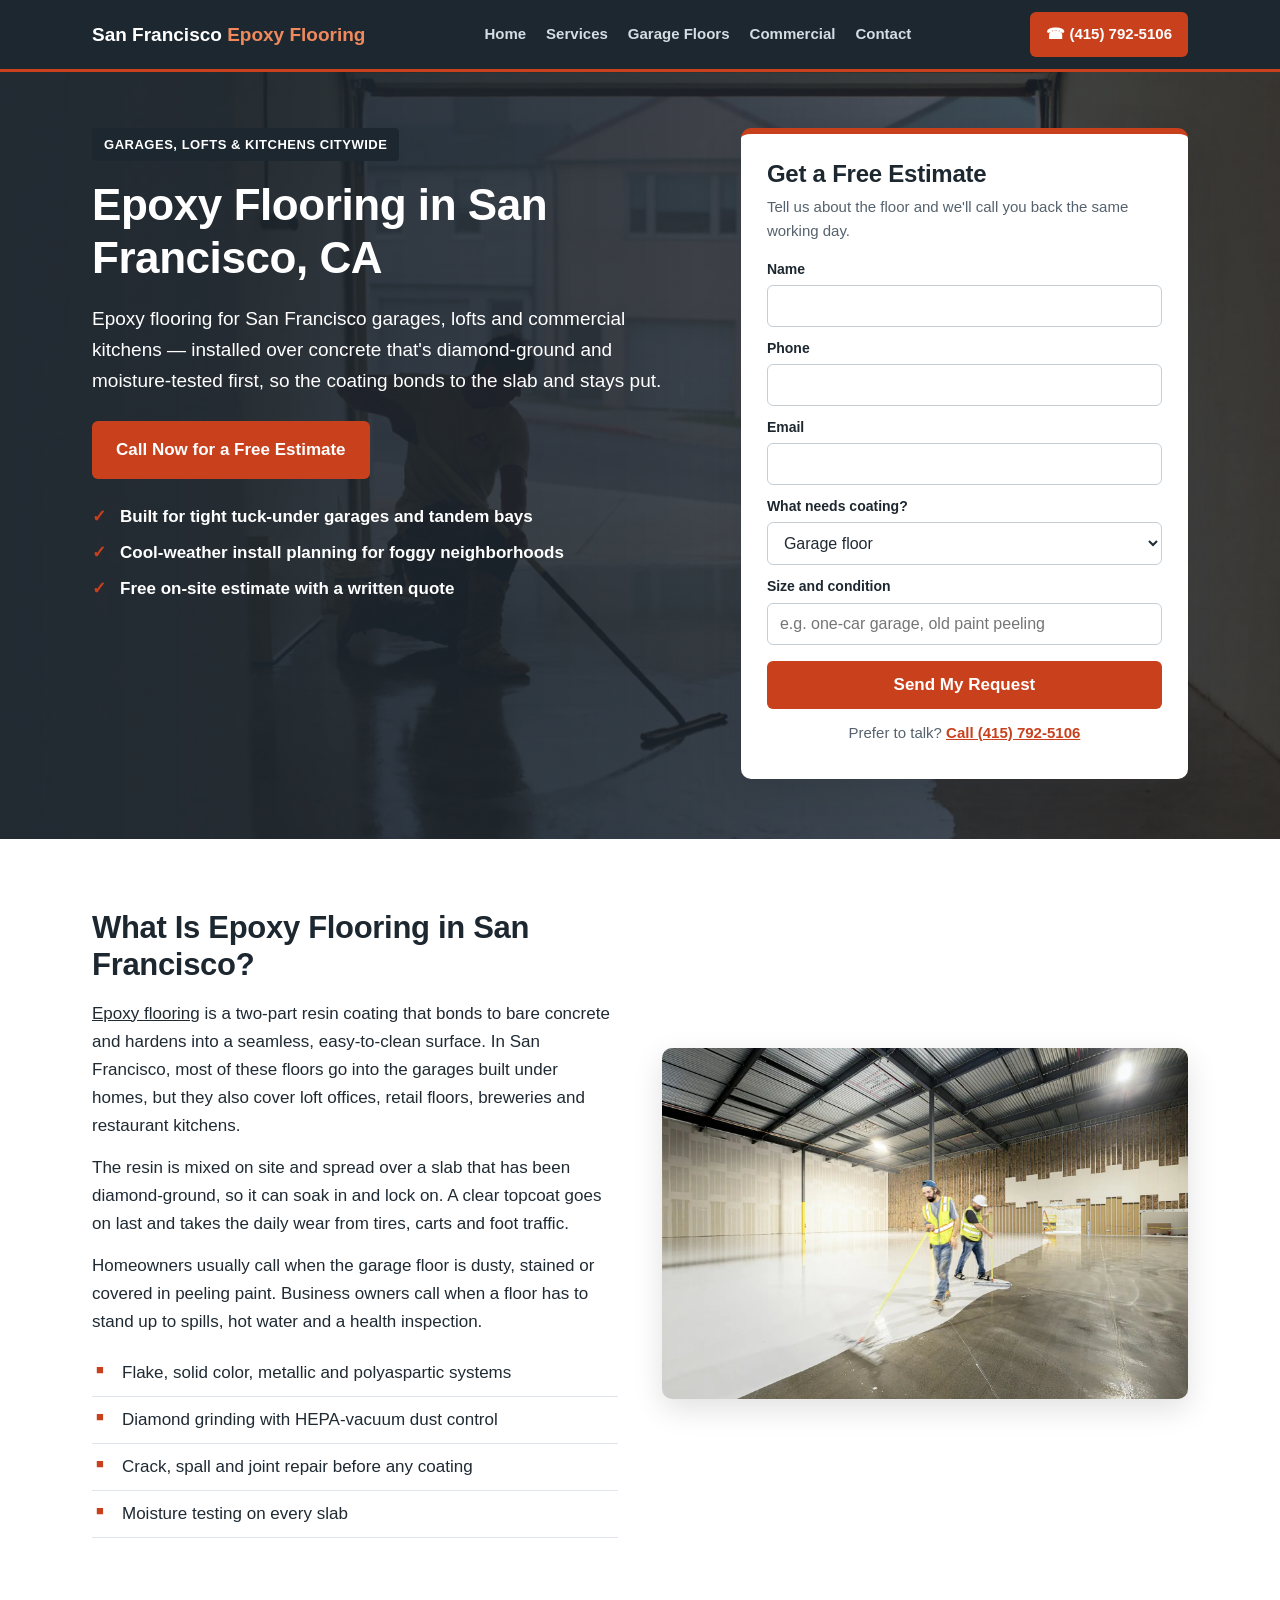
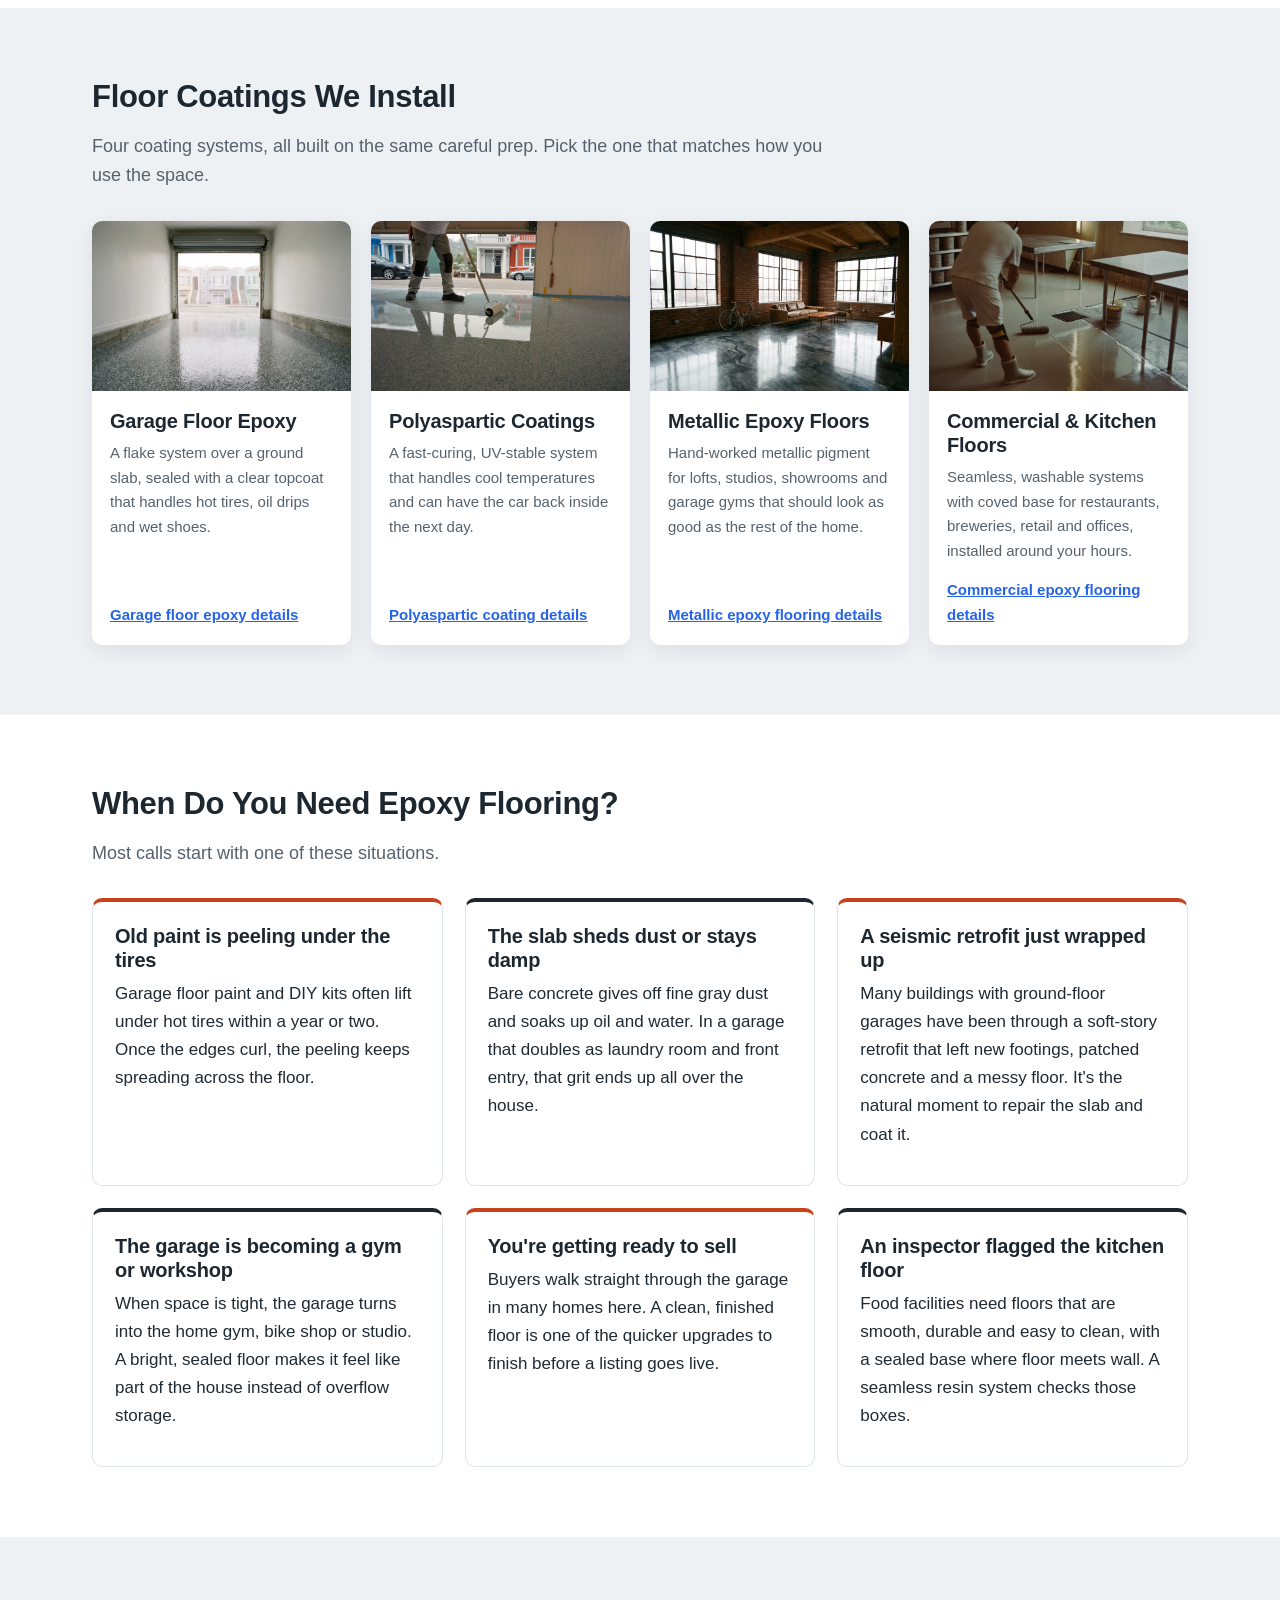
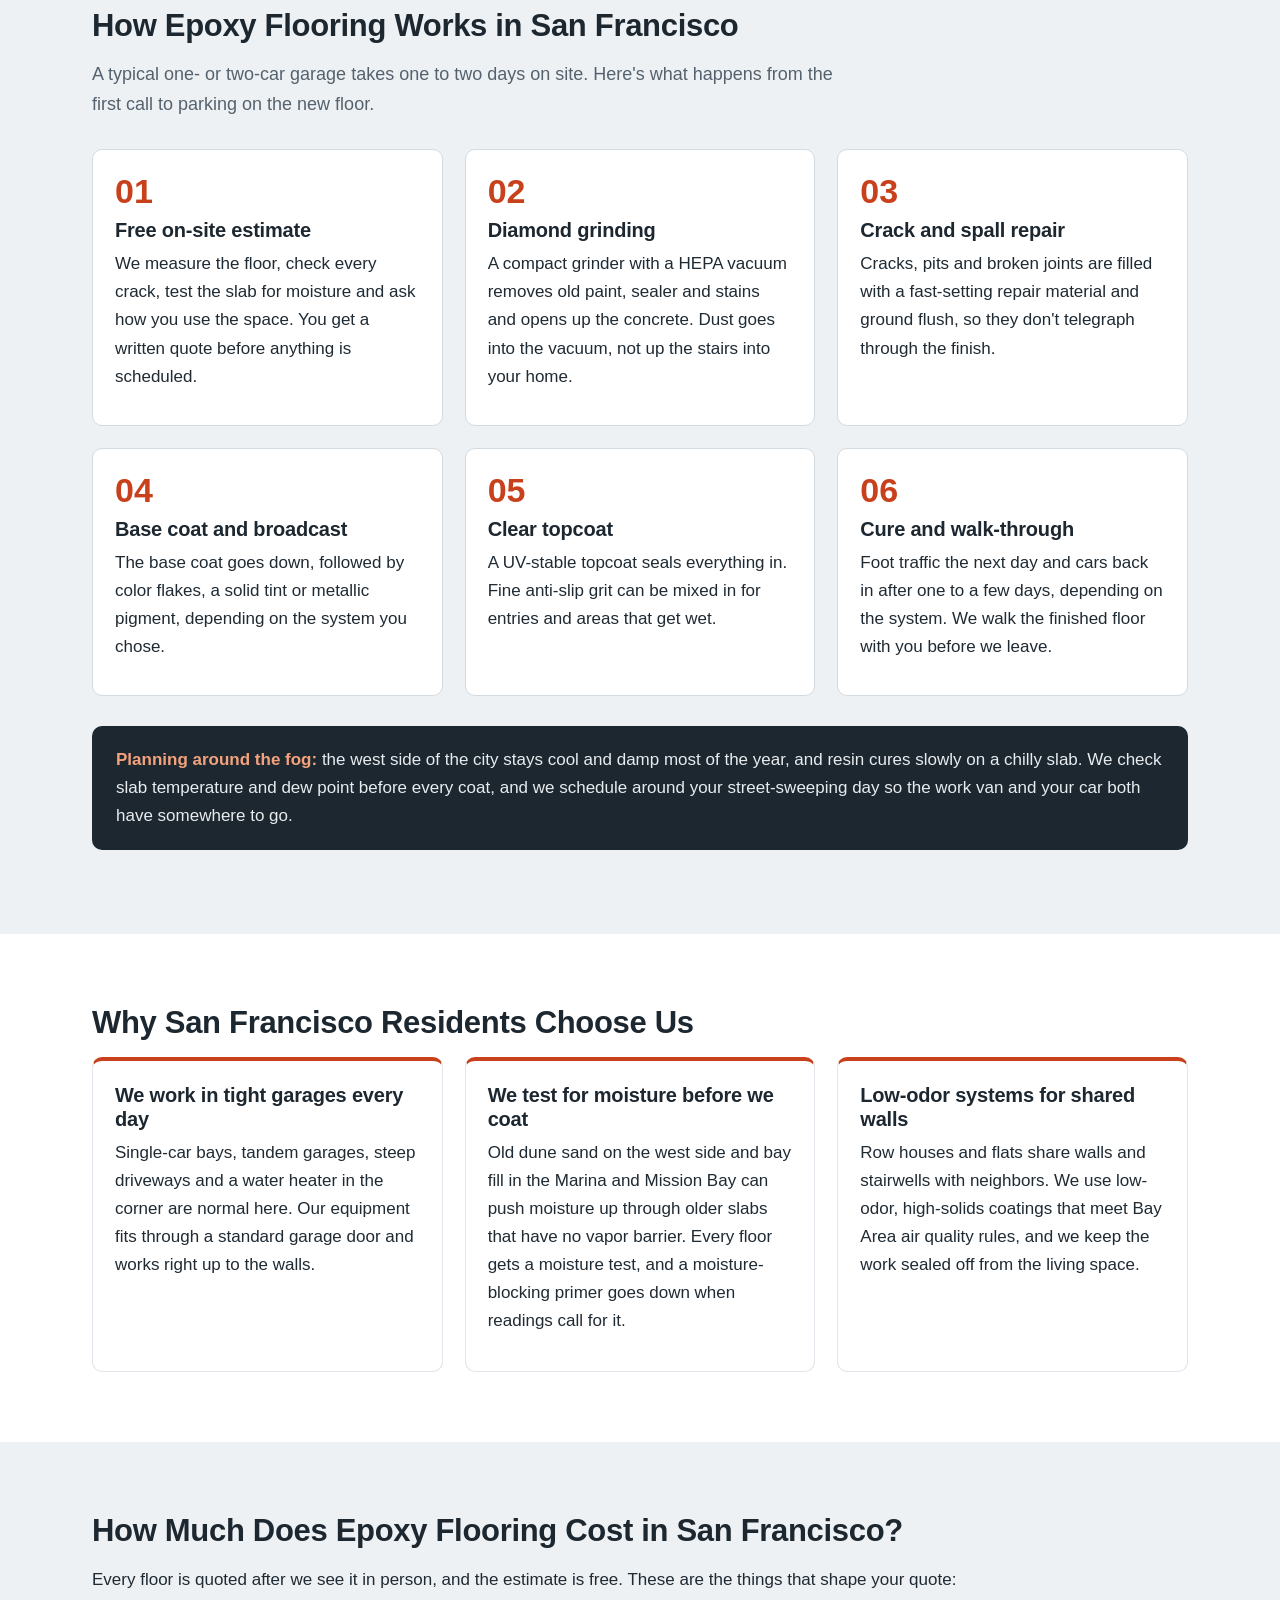
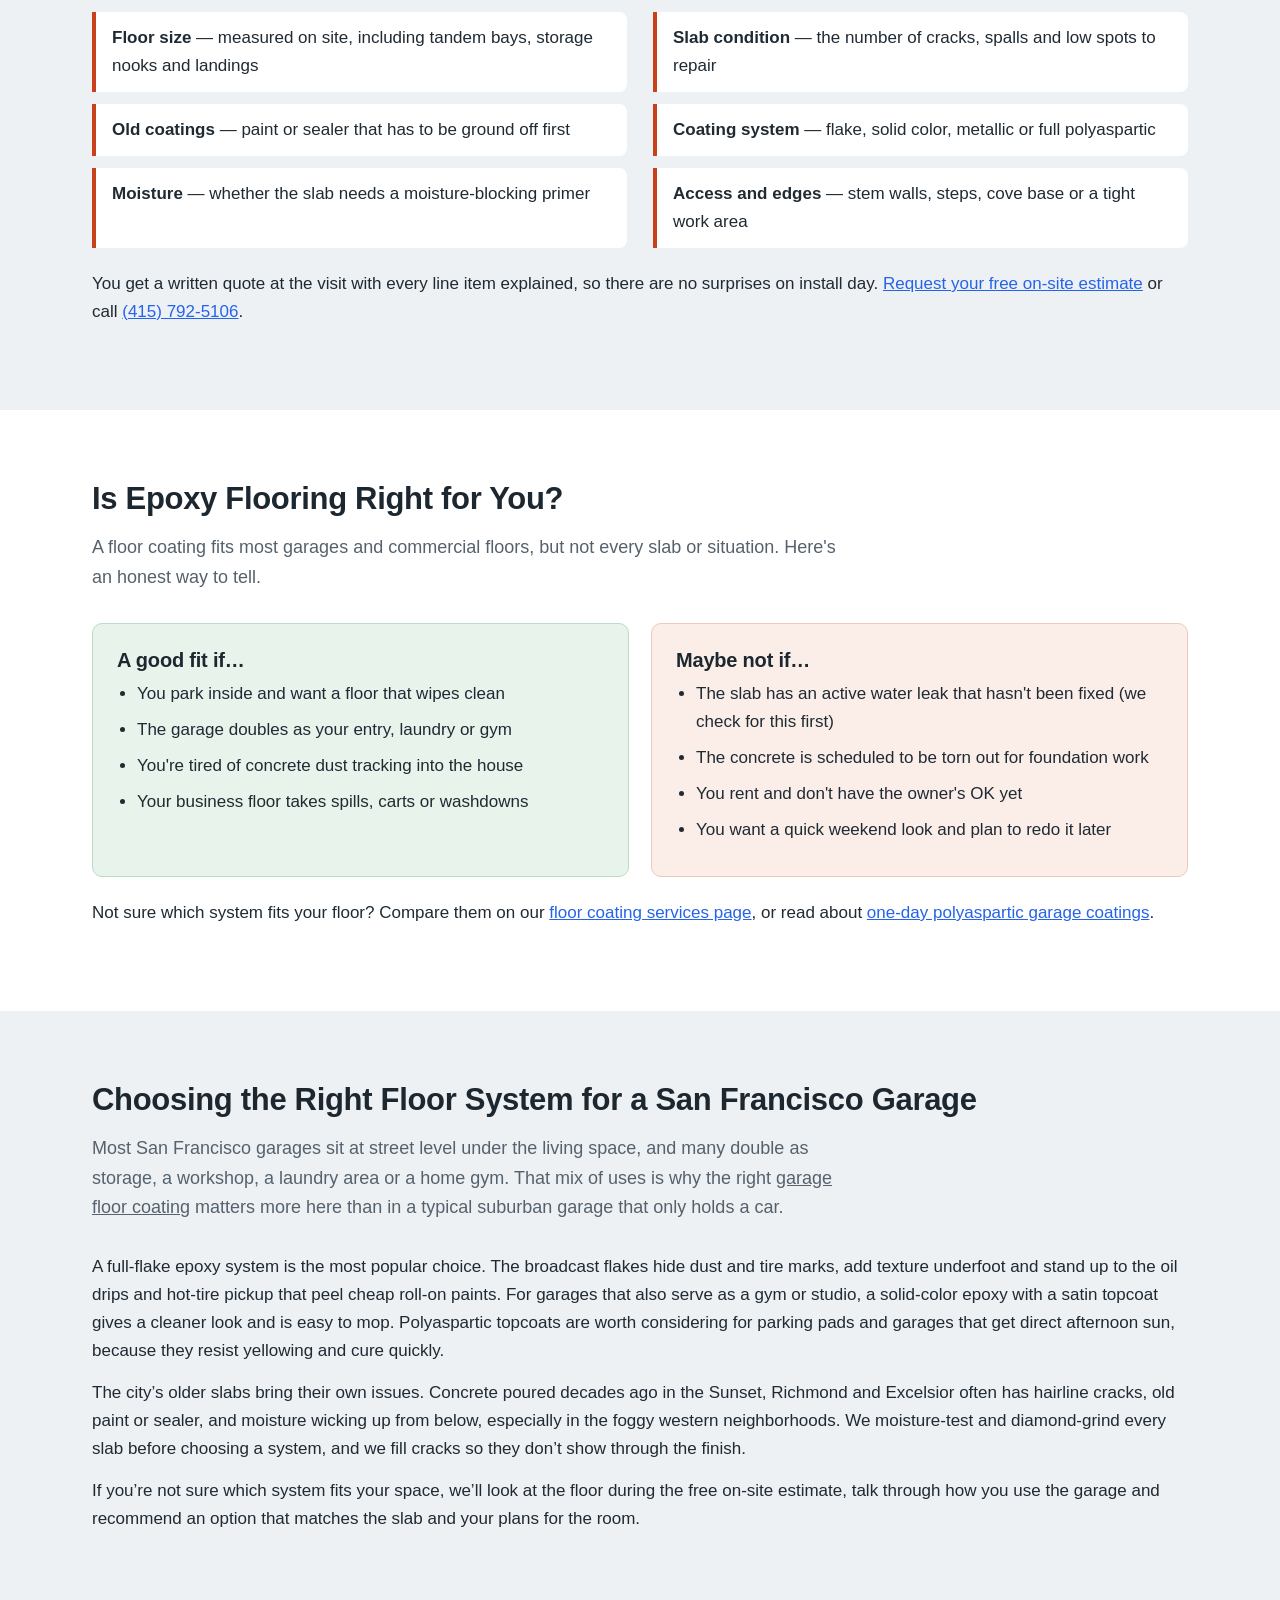
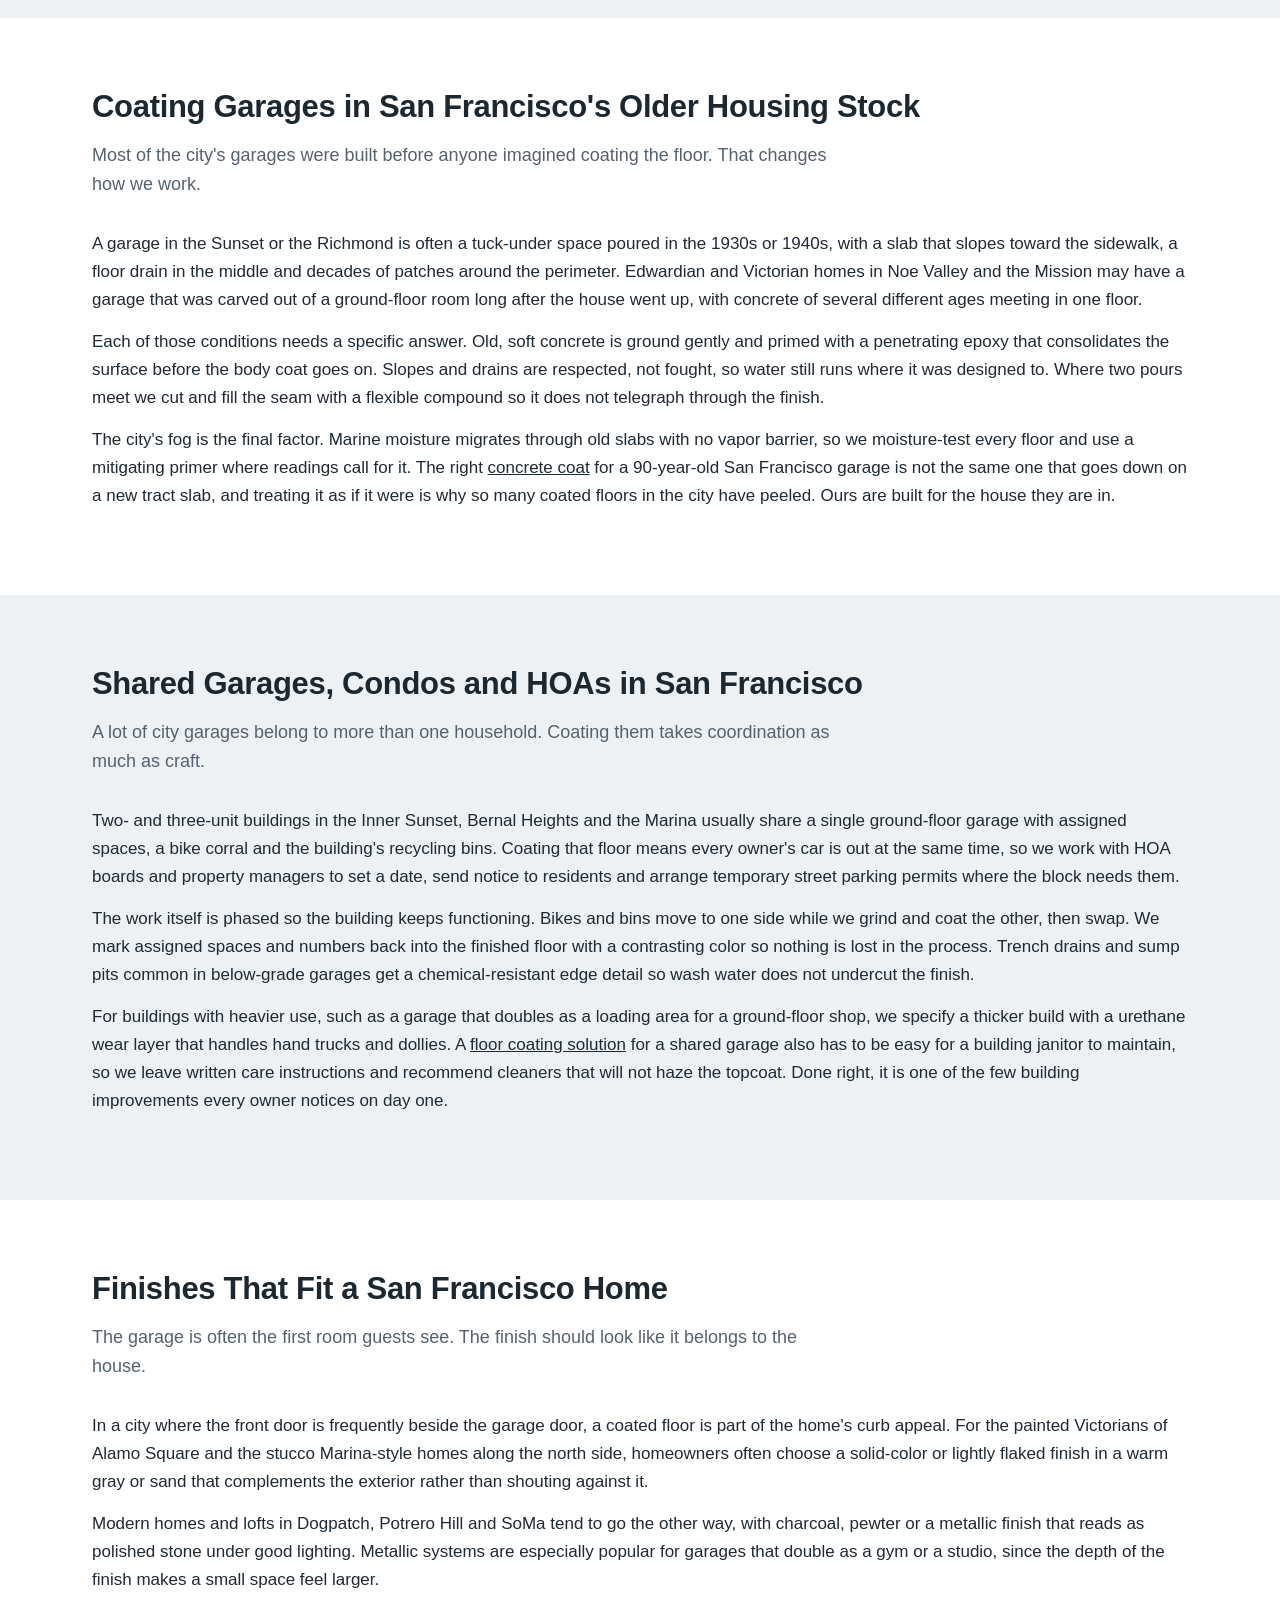
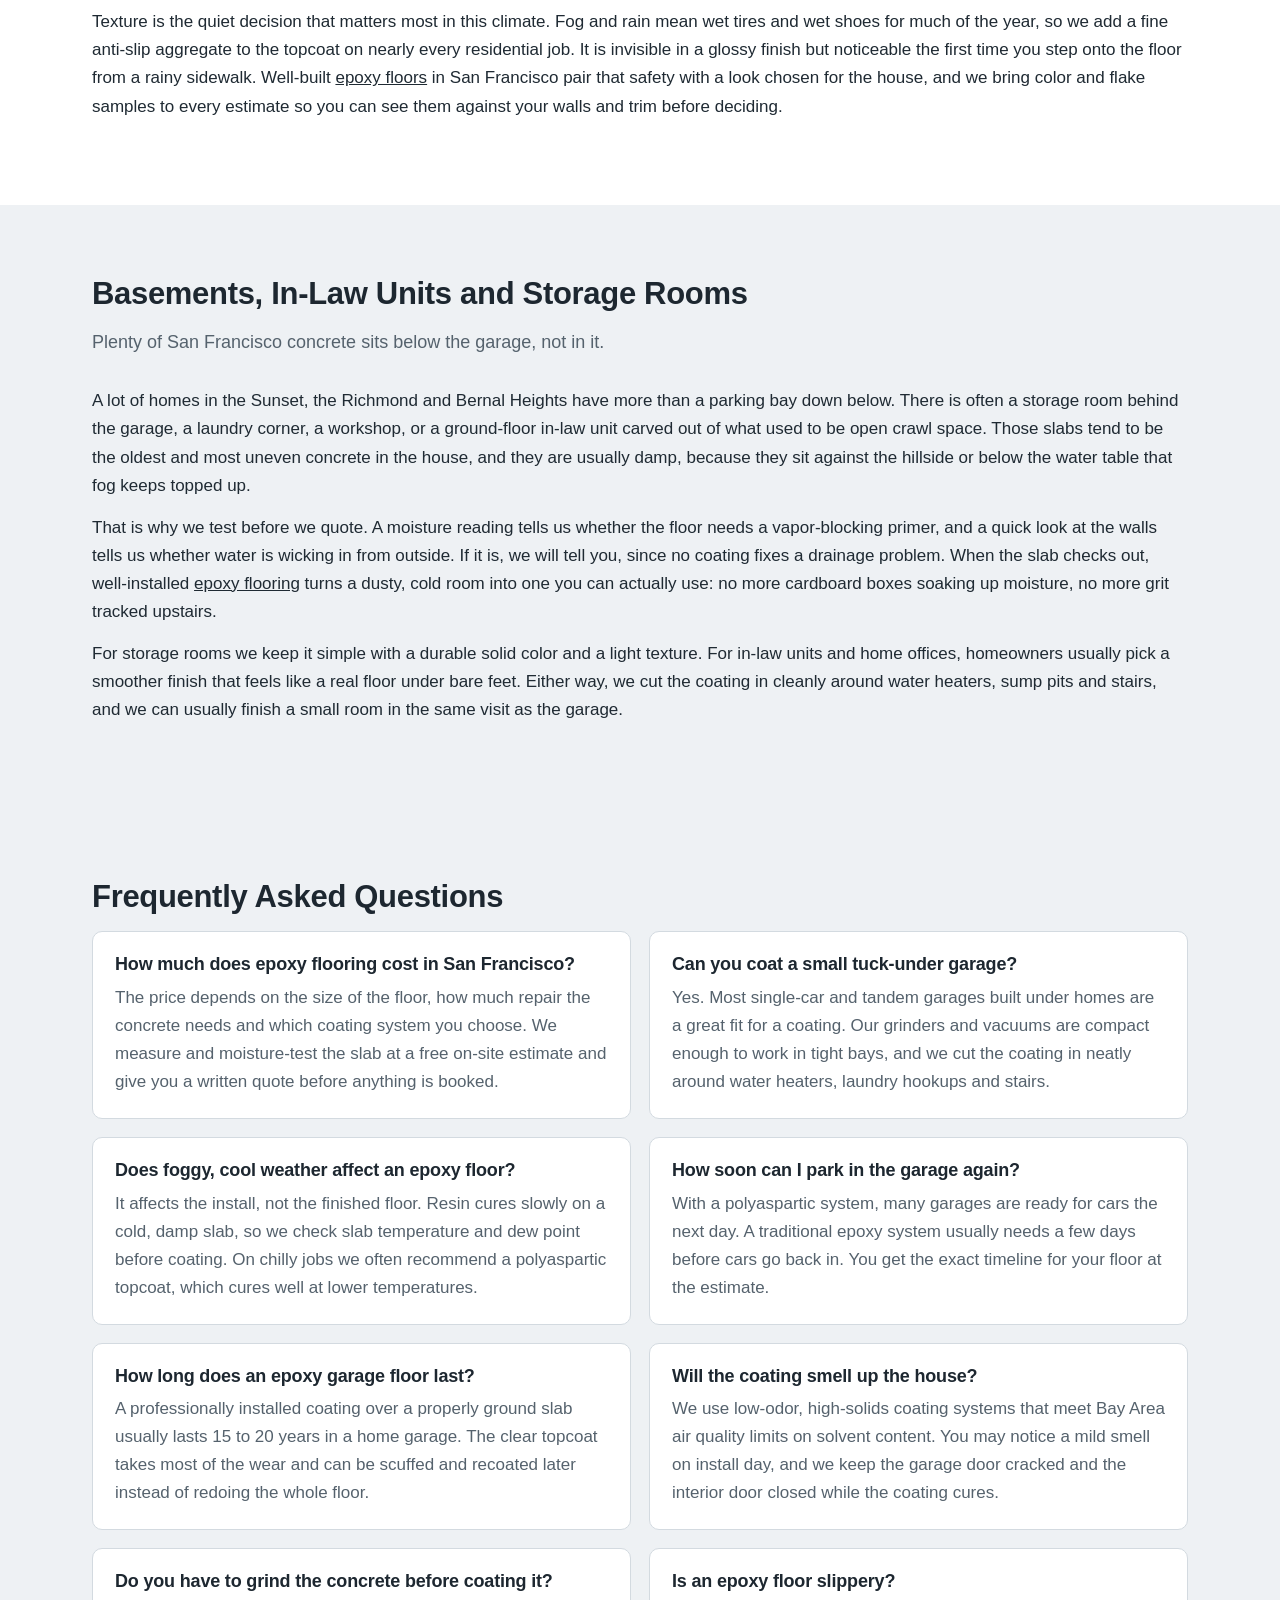
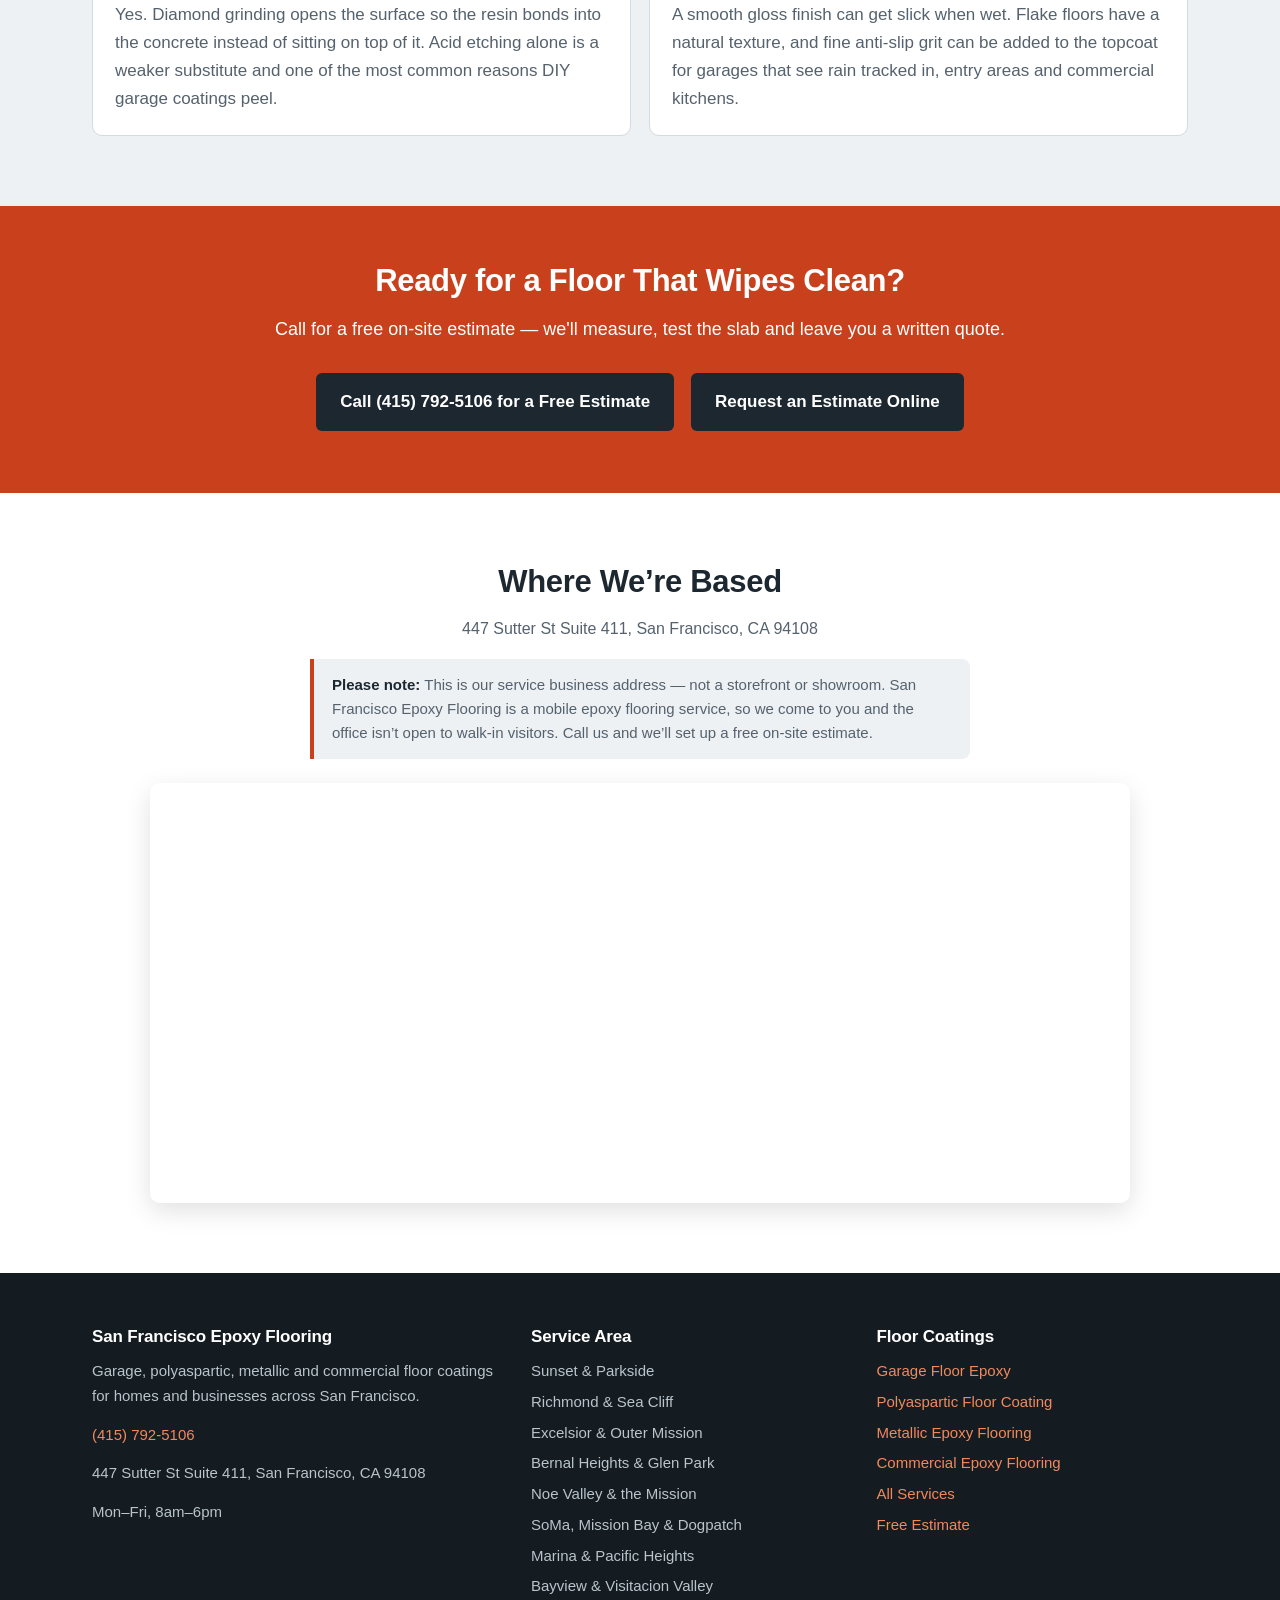
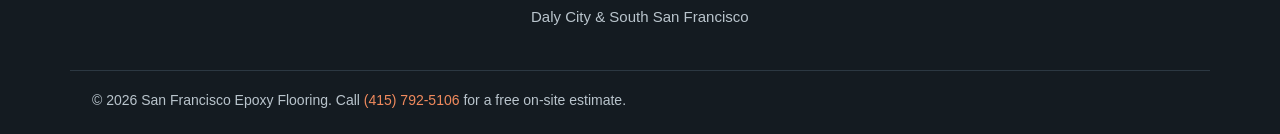
<file: index.html>
<!DOCTYPE html>
<html lang="en">
<head>
<meta charset="utf-8">
  <meta name="google-site-verification" content="oXUz1_oI4mrszKTwb5U_G-3StOOpLGm5AqnN_BkpnZY" />
<meta name="viewport" content="width=device-width, initial-scale=1">
<title>Epoxy Flooring in San Francisco, CA | Free On-Site Estimates</title>
<meta name="description" content="Epoxy flooring in San Francisco for tuck-under garages, lofts and restaurant kitchens. Diamond-ground prep and moisture testing. Free estimate: (415) 792-5106.">
<link rel="canonical" href="https://www.sanfranciscoepoxyflooring.com/">
<link rel="stylesheet" href="styles.css">
<script type="application/ld+json">
{
  "@context": "https://schema.org",
  "@type": "LocalBusiness",
  "name": "San Francisco Epoxy Flooring",
  "telephone": "+1-415-792-5106",
  "url": "https://www.sanfranciscoepoxyflooring.com/",
  "image": "https://www.sanfranciscoepoxyflooring.com/epoxy-flooring-san-francisco-hero.webp",
  "address": {
    "@type": "PostalAddress",
    "streetAddress": "447 Sutter St Suite 411",
    "addressLocality": "San Francisco",
    "addressRegion": "CA",
    "postalCode": "94108",
    "addressCountry": "US"
  },
  "areaServed": "San Francisco, CA",
  "description": "Epoxy flooring in San Francisco, CA",
  "openingHours": "Mo-Fr 08:00-18:00"
}
</script>
<script type="application/ld+json">
{
  "@context": "https://schema.org",
  "@type": "FAQPage",
  "mainEntity": [
    {
      "@type": "Question",
      "name": "How much does epoxy flooring cost in San Francisco?",
      "acceptedAnswer": {
        "@type": "Answer",
        "text": "The price depends on the size of the floor, how much repair the concrete needs and which coating system you choose. We measure and moisture-test the slab at a free on-site estimate and give you a written quote before anything is booked."
      }
    },
    {
      "@type": "Question",
      "name": "Can you coat a small tuck-under garage?",
      "acceptedAnswer": {
        "@type": "Answer",
        "text": "Yes. Most single-car and tandem garages built under homes are a great fit for a coating. Our grinders and vacuums are compact enough to work in tight bays, and we cut the coating in neatly around water heaters, laundry hookups and stairs."
      }
    },
    {
      "@type": "Question",
      "name": "Does foggy, cool weather affect an epoxy floor?",
      "acceptedAnswer": {
        "@type": "Answer",
        "text": "It affects the install, not the finished floor. Resin cures slowly on a cold, damp slab, so we check slab temperature and dew point before coating. On chilly jobs we often recommend a polyaspartic topcoat, which cures well at lower temperatures."
      }
    },
    {
      "@type": "Question",
      "name": "How soon can I park in the garage again?",
      "acceptedAnswer": {
        "@type": "Answer",
        "text": "With a polyaspartic system, many garages are ready for cars the next day. A traditional epoxy system usually needs a few days before cars go back in. You get the exact timeline for your floor at the estimate."
      }
    },
    {
      "@type": "Question",
      "name": "How long does an epoxy garage floor last?",
      "acceptedAnswer": {
        "@type": "Answer",
        "text": "A professionally installed coating over a properly ground slab usually lasts 15 to 20 years in a home garage. The clear topcoat takes most of the wear and can be scuffed and recoated later instead of redoing the whole floor."
      }
    },
    {
      "@type": "Question",
      "name": "Will the coating smell up the house?",
      "acceptedAnswer": {
        "@type": "Answer",
        "text": "We use low-odor, high-solids coating systems that meet Bay Area air quality limits on solvent content. You may notice a mild smell on install day, and we keep the garage door cracked and the interior door closed while the coating cures."
      }
    },
    {
      "@type": "Question",
      "name": "Do you have to grind the concrete before coating it?",
      "acceptedAnswer": {
        "@type": "Answer",
        "text": "Yes. Diamond grinding opens the surface so the resin bonds into the concrete instead of sitting on top of it. Acid etching alone is a weaker substitute and one of the most common reasons DIY garage coatings peel."
      }
    },
    {
      "@type": "Question",
      "name": "Is an epoxy floor slippery?",
      "acceptedAnswer": {
        "@type": "Answer",
        "text": "A smooth gloss finish can get slick when wet. Flake floors have a natural texture, and fine anti-slip grit can be added to the topcoat for garages that see rain tracked in, entry areas and commercial kitchens."
      }
    }
  ]
}
</script>
<style>/* home hero form + photo */
.lg-dark h1,.lg-dark h1 *,.lg-dark p:not(.lg-note):not(.lg-alt):not(.form-note):not(.form-alt),.lg-dark li,.lg-dark .lead,.lg-dark .lede{color:#fff !important}
.lg-dark p:not(.lg-alt):not(.form-alt) a:not(.btn){color:#fff !important;text-decoration:underline}
.lg-dark .btn-secondary,.lg-dark .btn-ghost,.lg-dark .btn-outline{color:#fff !important;border-color:#fff !important;background:transparent !important}
</style>
</head>
<body>

<!-- NAV -->
<nav class="nav">
  <div class="nav-inner">
    <a class="brand" href="/">San Francisco <span>Epoxy Flooring</span></a>
    <div class="nav-links">
      <a href="/">Home</a>
      <a href="services.html">Services</a>
      <a href="garage-floor-epoxy-san-francisco.html">Garage Floors</a>
      <a href="commercial-epoxy-flooring-san-francisco.html">Commercial</a>
      <a href="contact.html">Contact</a>
    </div>
    <a class="nav-cta" href="tel:+14157925106">&#9742; (415) 792-5106</a>
  </div>
</nav>

<header class="hero lg-dark" style="background:linear-gradient(90deg,rgba(29,39,48,0.93) 0%,rgba(29,39,48,0.84) 50%,rgba(29,39,48,0.62) 100%),url('epoxy-flooring-san-francisco-hero.webp') center/cover no-repeat;">
  <div class="wrap hero-grid">
    <div class="hero-copy">
      <span class="eyebrow">Garages, lofts &amp; kitchens citywide</span>
      <h1>Epoxy Flooring in San Francisco, CA</h1>
      <p class="hero-sub">Epoxy flooring for San Francisco garages, lofts and commercial kitchens &mdash; installed over concrete that's diamond-ground and moisture-tested first, so the coating bonds to the slab and stays put.</p>
      <a class="btn" href="tel:+14157925106">Call Now for a Free Estimate</a>
      <ul class="hero-points">
        <li>Built for tight tuck-under garages and tandem bays</li>
        <li>Cool-weather install planning for foggy neighborhoods</li>
        <li>Free on-site estimate with a written quote</li>
      </ul>
    </div>
    <div class="hero-form">
      <h2>Get a Free Estimate</h2>
      <p class="form-note">Tell us about the floor and we'll call you back the same working day.</p>
      <form action="https://formspree.io/f/xkjoogpb" method="POST">
        <input type="hidden" name="_subject" value="New Lead &mdash; Epoxy Flooring in San Francisco">
        <label for="hf-name">Name</label>
        <input type="text" id="hf-name" name="name" autocomplete="name" required>
        <label for="hf-phone">Phone</label>
        <input type="tel" id="hf-phone" name="phone" autocomplete="tel" required>
        <label for="hf-email">Email</label>
        <input type="email" id="hf-email" name="email" autocomplete="email">
        <label for="hf-service">What needs coating?</label>
        <select id="hf-service" name="service">
          <option>Garage floor</option>
          <option>Polyaspartic coating</option>
          <option>Metallic epoxy floor</option>
          <option>Commercial or kitchen floor</option>
          <option>Other / not sure</option>
        </select>
        <label for="hf-details">Size and condition</label>
        <input type="text" id="hf-details" name="details" placeholder="e.g. one-car garage, old paint peeling">
        <input type="text" name="_gotcha" style="display:none" tabindex="-1" autocomplete="off">
        <button type="submit">Send My Request</button>
      </form>
      <p class="form-alt">Prefer to talk? <a href="tel:+14157925106">Call (415) 792-5106</a></p>
    </div>
  </div>
</header>

<!-- WHAT IS IT -->
<section class="section">
  <div class="wrap split">
    <div>
      <h2>What Is Epoxy Flooring in San Francisco?</h2>
      <p><a href="https://www.lakeforestepoxyfloors.com/">Epoxy flooring</a> is a two-part resin coating that bonds to bare concrete and hardens into a seamless, easy-to-clean surface. In San Francisco, most of these floors go into the garages built under homes, but they also cover loft offices, retail floors, breweries and restaurant kitchens.</p>
      <p>The resin is mixed on site and spread over a slab that has been diamond-ground, so it can soak in and lock on. A clear topcoat goes on last and takes the daily wear from tires, carts and foot traffic.</p>
      <p>Homeowners usually call when the garage floor is dusty, stained or covered in peeling paint. Business owners call when a floor has to stand up to spills, hot water and a health inspection.</p>
      <ul class="ticks">
        <li>Flake, solid color, metallic and polyaspartic systems</li>
        <li>Diamond grinding with HEPA-vacuum dust control</li>
        <li>Crack, spall and joint repair before any coating</li>
        <li>Moisture testing on every slab</li>
      </ul>
    </div>
    <div>
      <img src="epoxy-coating-crew-san-francisco.webp" alt="Two installers spreading white epoxy coating across a large concrete floor with squeegees" width="1600" height="1068" loading="lazy">
    </div>
  </div>
</section>

<!-- SERVICES GRID -->
<section class="section alt">
  <div class="wrap">
    <h2>Floor Coatings We Install</h2>
    <p class="lead">Four coating systems, all built on the same careful prep. Pick the one that matches how you use the space.</p>
    <div class="svc-grid">
      <div class="svc-card">
        <img src="garage-floor-epoxy-san-francisco.webp" alt="Glossy gray flake epoxy floor in a narrow garage with the door open to a row of houses" width="1600" height="1073" loading="lazy">
        <div class="svc-body">
          <h3>Garage Floor Epoxy</h3>
          <p>A flake system over a ground slab, sealed with a clear topcoat that handles hot tires, oil drips and wet shoes.</p>
          <a class="svc-link" href="garage-floor-epoxy-san-francisco.html">Garage floor epoxy details</a>
        </div>
      </div>
      <div class="svc-card">
        <img src="polyaspartic-floor-coating-san-francisco.webp" alt="Installer rolling a clear polyaspartic topcoat over a blue-gray flake garage floor" width="1600" height="1200" loading="lazy">
        <div class="svc-body">
          <h3>Polyaspartic Coatings</h3>
          <p>A fast-curing, UV-stable system that handles cool temperatures and can have the car back inside the next day.</p>
          <a class="svc-link" href="polyaspartic-floor-coating-san-francisco.html">Polyaspartic coating details</a>
        </div>
      </div>
      <div class="svc-card">
        <img src="metallic-epoxy-floor-san-francisco.webp" alt="Charcoal and silver metallic epoxy floor in a brick warehouse loft with tall steel windows" width="1600" height="1073" loading="lazy">
        <div class="svc-body">
          <h3>Metallic Epoxy Floors</h3>
          <p>Hand-worked metallic pigment for lofts, studios, showrooms and garage gyms that should look as good as the rest of the home.</p>
          <a class="svc-link" href="metallic-epoxy-flooring-san-francisco.html">Metallic epoxy flooring details</a>
        </div>
      </div>
      <div class="svc-card">
        <img src="commercial-epoxy-flooring-san-francisco.webp" alt="Installer rolling light gray epoxy across a restaurant kitchen floor near a floor drain" width="1600" height="1067" loading="lazy">
        <div class="svc-body">
          <h3>Commercial &amp; Kitchen Floors</h3>
          <p>Seamless, washable systems with coved base for restaurants, breweries, retail and offices, installed around your hours.</p>
          <a class="svc-link" href="commercial-epoxy-flooring-san-francisco.html">Commercial epoxy flooring details</a>
        </div>
      </div>
    </div>
  </div>
</section>

<!-- WHEN -->
<section class="section">
  <div class="wrap">
    <h2>When Do You Need Epoxy Flooring?</h2>
    <p class="lead">Most calls start with one of these situations.</p>
    <div class="grid3">
      <div class="tile accent">
        <h3>Old paint is peeling under the tires</h3>
        <p>Garage floor paint and DIY kits often lift under hot tires within a year or two. Once the edges curl, the peeling keeps spreading across the floor.</p>
      </div>
      <div class="tile">
        <h3>The slab sheds dust or stays damp</h3>
        <p>Bare concrete gives off fine gray dust and soaks up oil and water. In a garage that doubles as laundry room and front entry, that grit ends up all over the house.</p>
      </div>
      <div class="tile accent">
        <h3>A seismic retrofit just wrapped up</h3>
        <p>Many buildings with ground-floor garages have been through a soft-story retrofit that left new footings, patched concrete and a messy floor. It's the natural moment to repair the slab and coat it.</p>
      </div>
      <div class="tile">
        <h3>The garage is becoming a gym or workshop</h3>
        <p>When space is tight, the garage turns into the home gym, bike shop or studio. A bright, sealed floor makes it feel like part of the house instead of overflow storage.</p>
      </div>
      <div class="tile accent">
        <h3>You're getting ready to sell</h3>
        <p>Buyers walk straight through the garage in many homes here. A clean, finished floor is one of the quicker upgrades to finish before a listing goes live.</p>
      </div>
      <div class="tile">
        <h3>An inspector flagged the kitchen floor</h3>
        <p>Food facilities need floors that are smooth, durable and easy to clean, with a sealed base where floor meets wall. A seamless resin system checks those boxes.</p>
      </div>
    </div>
  </div>
</section>

<!-- HOW IT WORKS -->
<section class="section alt">
  <div class="wrap">
    <h2>How Epoxy Flooring Works in San Francisco</h2>
    <p class="lead">A typical one- or two-car garage takes one to two days on site. Here's what happens from the first call to parking on the new floor.</p>
    <ol class="steps">
      <li><h3>Free on-site estimate</h3><p>We measure the floor, check every crack, test the slab for moisture and ask how you use the space. You get a written quote before anything is scheduled.</p></li>
      <li><h3>Diamond grinding</h3><p>A compact grinder with a HEPA vacuum removes old paint, sealer and stains and opens up the concrete. Dust goes into the vacuum, not up the stairs into your home.</p></li>
      <li><h3>Crack and spall repair</h3><p>Cracks, pits and broken joints are filled with a fast-setting repair material and ground flush, so they don't telegraph through the finish.</p></li>
      <li><h3>Base coat and broadcast</h3><p>The base coat goes down, followed by color flakes, a solid tint or metallic pigment, depending on the system you chose.</p></li>
      <li><h3>Clear topcoat</h3><p>A UV-stable topcoat seals everything in. Fine anti-slip grit can be mixed in for entries and areas that get wet.</p></li>
      <li><h3>Cure and walk-through</h3><p>Foot traffic the next day and cars back in after one to a few days, depending on the system. We walk the finished floor with you before we leave.</p></li>
    </ol>
    <p class="callout"><strong>Planning around the fog:</strong> the west side of the city stays cool and damp most of the year, and resin cures slowly on a chilly slab. We check slab temperature and dew point before every coat, and we schedule around your street-sweeping day so the work van and your car both have somewhere to go.</p>
  </div>
</section>

<!-- WHY US -->
<section class="section">
  <div class="wrap">
    <h2>Why San Francisco Residents Choose Us</h2>
    <div class="grid3">
      <div class="tile accent">
        <h3>We work in tight garages every day</h3>
        <p>Single-car bays, tandem garages, steep driveways and a water heater in the corner are normal here. Our equipment fits through a standard garage door and works right up to the walls.</p>
      </div>
      <div class="tile accent">
        <h3>We test for moisture before we coat</h3>
        <p>Old dune sand on the west side and bay fill in the Marina and Mission Bay can push moisture up through older slabs that have no vapor barrier. Every floor gets a moisture test, and a moisture-blocking primer goes down when readings call for it.</p>
      </div>
      <div class="tile accent">
        <h3>Low-odor systems for shared walls</h3>
        <p>Row houses and flats share walls and stairwells with neighbors. We use low-odor, high-solids coatings that meet Bay Area air quality rules, and we keep the work sealed off from the living space.</p>
      </div>
    </div>
  </div>
</section>

<!-- COST -->
<section class="section alt">
  <div class="wrap">
    <h2>How Much Does Epoxy Flooring Cost in San Francisco?</h2>
    <p>Every floor is quoted after we see it in person, and the estimate is free. These are the things that shape your quote:</p>
    <ul class="factors">
      <li><strong>Floor size</strong> &mdash; measured on site, including tandem bays, storage nooks and landings</li>
      <li><strong>Slab condition</strong> &mdash; the number of cracks, spalls and low spots to repair</li>
      <li><strong>Old coatings</strong> &mdash; paint or sealer that has to be ground off first</li>
      <li><strong>Coating system</strong> &mdash; flake, solid color, metallic or full polyaspartic</li>
      <li><strong>Moisture</strong> &mdash; whether the slab needs a moisture-blocking primer</li>
      <li><strong>Access and edges</strong> &mdash; stem walls, steps, cove base or a tight work area</li>
    </ul>
    <p>You get a written quote at the visit with every line item explained, so there are no surprises on install day. <a href="contact.html" style="color: #2563eb; text-decoration: underline;">Request your free on-site estimate</a> or call <a href="tel:+14157925106" style="color: #2563eb; text-decoration: underline;">(415) 792-5106</a>.</p>
  </div>
</section>

<!-- RIGHT FOR YOU -->
<section class="section">
  <div class="wrap">
    <h2>Is Epoxy Flooring Right for You?</h2>
    <p class="lead">A floor coating fits most garages and commercial floors, but not every slab or situation. Here's an honest way to tell.</p>
    <div class="fit">
      <div class="fit-box fit-yes">
        <h3>A good fit if&hellip;</h3>
        <ul>
          <li>You park inside and want a floor that wipes clean</li>
          <li>The garage doubles as your entry, laundry or gym</li>
          <li>You're tired of concrete dust tracking into the house</li>
          <li>Your business floor takes spills, carts or washdowns</li>
        </ul>
      </div>
      <div class="fit-box fit-no">
        <h3>Maybe not if&hellip;</h3>
        <ul>
          <li>The slab has an active water leak that hasn't been fixed (we check for this first)</li>
          <li>The concrete is scheduled to be torn out for foundation work</li>
          <li>You rent and don't have the owner's OK yet</li>
          <li>You want a quick weekend look and plan to redo it later</li>
        </ul>
      </div>
    </div>
    <p style="margin-top:22px;">Not sure which system fits your floor? Compare them on our <a href="services.html" style="color: #2563eb; text-decoration: underline;">floor coating services page</a>, or read about <a href="polyaspartic-floor-coating-san-francisco.html" style="color: #2563eb; text-decoration: underline;">one-day polyaspartic garage coatings</a>.</p>
  </div>
</section>

<section class="section alt">
  <div class="wrap">
    <h2>Choosing the Right Floor System for a San Francisco Garage</h2>
    <p class="lead">Most San Francisco garages sit at street level under the living space, and many double as storage, a workshop, a laundry area or a home gym. That mix of uses is why the right <a href="https://www.portervilleepoxyflooring.com/">garage floor coating</a> matters more here than in a typical suburban garage that only holds a car.</p>
    <p>A full-flake epoxy system is the most popular choice. The broadcast flakes hide dust and tire marks, add texture underfoot and stand up to the oil drips and hot-tire pickup that peel cheap roll-on paints. For garages that also serve as a gym or studio, a solid-color epoxy with a satin topcoat gives a cleaner look and is easy to mop. Polyaspartic topcoats are worth considering for parking pads and garages that get direct afternoon sun, because they resist yellowing and cure quickly.</p>
    <p>The city&rsquo;s older slabs bring their own issues. Concrete poured decades ago in the Sunset, Richmond and Excelsior often has hairline cracks, old paint or sealer, and moisture wicking up from below, especially in the foggy western neighborhoods. We moisture-test and diamond-grind every slab before choosing a system, and we fill cracks so they don&rsquo;t show through the finish.</p>
    <p>If you&rsquo;re not sure which system fits your space, we&rsquo;ll look at the floor during the free on-site estimate, talk through how you use the garage and recommend an option that matches the slab and your plans for the room.</p>
  </div>
</section>

<section class="section">
  <div class="wrap">
    <h2>Coating Garages in San Francisco's Older Housing Stock</h2>
    <p class="lead">Most of the city's garages were built before anyone imagined coating the floor. That changes how we work.</p>
    <p>A garage in the Sunset or the Richmond is often a tuck-under space poured in the 1930s or 1940s, with a slab that slopes toward the sidewalk, a floor drain in the middle and decades of patches around the perimeter. Edwardian and Victorian homes in Noe Valley and the Mission may have a garage that was carved out of a ground-floor room long after the house went up, with concrete of several different ages meeting in one floor.</p>
    <p>Each of those conditions needs a specific answer. Old, soft concrete is ground gently and primed with a penetrating epoxy that consolidates the surface before the body coat goes on. Slopes and drains are respected, not fought, so water still runs where it was designed to. Where two pours meet we cut and fill the seam with a flexible compound so it does not telegraph through the finish.</p>
    <p>The city's fog is the final factor. Marine moisture migrates through old slabs with no vapor barrier, so we moisture-test every floor and use a mitigating primer where readings call for it. The right <a href="https://www.hooverepoxyfloors.com/">concrete coat</a> for a 90-year-old San Francisco garage is not the same one that goes down on a new tract slab, and treating it as if it were is why so many coated floors in the city have peeled. Ours are built for the house they are in.</p>
  </div>
</section>

<section class="section alt">
  <div class="wrap">
    <h2>Shared Garages, Condos and HOAs in San Francisco</h2>
    <p class="lead">A lot of city garages belong to more than one household. Coating them takes coordination as much as craft.</p>
    <p>Two- and three-unit buildings in the Inner Sunset, Bernal Heights and the Marina usually share a single ground-floor garage with assigned spaces, a bike corral and the building's recycling bins. Coating that floor means every owner's car is out at the same time, so we work with HOA boards and property managers to set a date, send notice to residents and arrange temporary street parking permits where the block needs them.</p>
    <p>The work itself is phased so the building keeps functioning. Bikes and bins move to one side while we grind and coat the other, then swap. We mark assigned spaces and numbers back into the finished floor with a contrasting color so nothing is lost in the process. Trench drains and sump pits common in below-grade garages get a chemical-resistant edge detail so wash water does not undercut the finish.</p>
    <p>For buildings with heavier use, such as a garage that doubles as a loading area for a ground-floor shop, we specify a thicker build with a urethane wear layer that handles hand trucks and dollies. A <a href="https://www.wylieepoxyflooring.com/">floor coating solution</a> for a shared garage also has to be easy for a building janitor to maintain, so we leave written care instructions and recommend cleaners that will not haze the topcoat. Done right, it is one of the few building improvements every owner notices on day one.</p>
  </div>
</section>

<section class="section">
  <div class="wrap">
    <h2>Finishes That Fit a San Francisco Home</h2>
    <p class="lead">The garage is often the first room guests see. The finish should look like it belongs to the house.</p>
    <p>In a city where the front door is frequently beside the garage door, a coated floor is part of the home's curb appeal. For the painted Victorians of Alamo Square and the stucco Marina-style homes along the north side, homeowners often choose a solid-color or lightly flaked finish in a warm gray or sand that complements the exterior rather than shouting against it.</p>
    <p>Modern homes and lofts in Dogpatch, Potrero Hill and SoMa tend to go the other way, with charcoal, pewter or a metallic finish that reads as polished stone under good lighting. Metallic systems are especially popular for garages that double as a gym or a studio, since the depth of the finish makes a small space feel larger.</p>
    <p>Texture is the quiet decision that matters most in this climate. Fog and rain mean wet tires and wet shoes for much of the year, so we add a fine anti-slip aggregate to the topcoat on nearly every residential job. It is invisible in a glossy finish but noticeable the first time you step onto the floor from a rainy sidewalk. Well-built <a href="https://www.elkgroveepoxyflooring.com/">epoxy floors</a> in San Francisco pair that safety with a look chosen for the house, and we bring color and flake samples to every estimate so you can see them against your walls and trim before deciding.</p>
  </div>
</section>

<section class="section alt">
  <div class="wrap">
    <h2>Basements, In-Law Units and Storage Rooms</h2>
    <p class="lead">Plenty of San Francisco concrete sits below the garage, not in it.</p>
    <p>A lot of homes in the Sunset, the Richmond and Bernal Heights have more than a parking bay down below. There is often a storage room behind the garage, a laundry corner, a workshop, or a ground-floor in-law unit carved out of what used to be open crawl space. Those slabs tend to be the oldest and most uneven concrete in the house, and they are usually damp, because they sit against the hillside or below the water table that fog keeps topped up.</p>
    <p>That is why we test before we quote. A moisture reading tells us whether the floor needs a vapor-blocking primer, and a quick look at the walls tells us whether water is wicking in from outside. If it is, we will tell you, since no coating fixes a drainage problem. When the slab checks out, well-installed <a href="https://menifeeepoxyflooringpros.com/">epoxy flooring</a> turns a dusty, cold room into one you can actually use: no more cardboard boxes soaking up moisture, no more grit tracked upstairs.</p>
    <p>For storage rooms we keep it simple with a durable solid color and a light texture. For in-law units and home offices, homeowners usually pick a smoother finish that feels like a real floor under bare feet. Either way, we cut the coating in cleanly around water heaters, sump pits and stairs, and we can usually finish a small room in the same visit as the garage.</p>
  </div>
</section>

<!-- FAQ -->
<section class="section alt">
  <div class="wrap">
    <h2>Frequently Asked Questions</h2>
    <div class="faq-list">
      <div class="faq-item">
        <h3>How much does epoxy flooring cost in San Francisco?</h3>
        <p>The price depends on the size of the floor, how much repair the concrete needs and which coating system you choose. We measure and moisture-test the slab at a free on-site estimate and give you a written quote before anything is booked.</p>
      </div>
      <div class="faq-item">
        <h3>Can you coat a small tuck-under garage?</h3>
        <p>Yes. Most single-car and tandem garages built under homes are a great fit for a coating. Our grinders and vacuums are compact enough to work in tight bays, and we cut the coating in neatly around water heaters, laundry hookups and stairs.</p>
      </div>
      <div class="faq-item">
        <h3>Does foggy, cool weather affect an epoxy floor?</h3>
        <p>It affects the install, not the finished floor. Resin cures slowly on a cold, damp slab, so we check slab temperature and dew point before coating. On chilly jobs we often recommend a polyaspartic topcoat, which cures well at lower temperatures.</p>
      </div>
      <div class="faq-item">
        <h3>How soon can I park in the garage again?</h3>
        <p>With a polyaspartic system, many garages are ready for cars the next day. A traditional epoxy system usually needs a few days before cars go back in. You get the exact timeline for your floor at the estimate.</p>
      </div>
      <div class="faq-item">
        <h3>How long does an epoxy garage floor last?</h3>
        <p>A professionally installed coating over a properly ground slab usually lasts 15 to 20 years in a home garage. The clear topcoat takes most of the wear and can be scuffed and recoated later instead of redoing the whole floor.</p>
      </div>
      <div class="faq-item">
        <h3>Will the coating smell up the house?</h3>
        <p>We use low-odor, high-solids coating systems that meet Bay Area air quality limits on solvent content. You may notice a mild smell on install day, and we keep the garage door cracked and the interior door closed while the coating cures.</p>
      </div>
      <div class="faq-item">
        <h3>Do you have to grind the concrete before coating it?</h3>
        <p>Yes. Diamond grinding opens the surface so the resin bonds into the concrete instead of sitting on top of it. Acid etching alone is a weaker substitute and one of the most common reasons DIY garage coatings peel.</p>
      </div>
      <div class="faq-item">
        <h3>Is an epoxy floor slippery?</h3>
        <p>A smooth gloss finish can get slick when wet. Flake floors have a natural texture, and fine anti-slip grit can be added to the topcoat for garages that see rain tracked in, entry areas and commercial kitchens.</p>
      </div>
    </div>
  </div>
</section>

<!-- CTA -->
<section class="cta-band">
  <div class="wrap">
    <h2>Ready for a Floor That Wipes Clean?</h2>
    <p>Call for a free on-site estimate &mdash; we'll measure, test the slab and leave you a written quote.</p>
    <a class="btn" href="tel:+14157925106">Call (415) 792-5106 for a Free Estimate</a>
    <a class="btn" href="contact.html">Request an Estimate Online</a>
  </div>
</section>

<!-- MAP / LOCATION -->
<section class="section">
  <div class="wrap" style="text-align:center;">
    <h2>Where We&rsquo;re Based</h2>
    <p style="color:var(--muted); font-size:16px; margin-bottom:16px;">447 Sutter St Suite 411, San Francisco, CA 94108</p>
    <p class="map-note">
      <strong>Please note:</strong> This is our service business address &mdash; not a storefront or showroom. San Francisco Epoxy Flooring is a mobile epoxy flooring service, so we come to you and the office isn&rsquo;t open to walk-in visitors. Call us and we&rsquo;ll set up a free on-site estimate.
    </p>
    <div class="map-frame">
      <iframe title="Map to San Francisco Epoxy Flooring service address, 447 Sutter St Suite 411, San Francisco, CA 94108" src="https://www.google.com/maps?q=447%20Sutter%20St%20Suite%20411%2C%20San%20Francisco%2C%20CA%2094108&amp;output=embed" width="100%" height="420" style="border:0; display:block;" loading="lazy" referrerpolicy="no-referrer-when-downgrade" allowfullscreen></iframe>
    </div>
  </div>
</section>

<!-- FOOTER -->
<footer class="footer">
  <div class="wrap footer-grid">
    <div>
      <h3>San Francisco Epoxy Flooring</h3>
      <p>Garage, polyaspartic, metallic and commercial floor coatings for homes and businesses across San Francisco.</p>
      <p><a href="tel:+14157925106">(415) 792-5106</a></p>
      <p>447 Sutter St Suite 411, San Francisco, CA 94108</p>
      <p>Mon&ndash;Fri, 8am&ndash;6pm</p>
    </div>
    <div>
      <h3>Service Area</h3>
      <ul>
        <li>Sunset &amp; Parkside</li>
        <li>Richmond &amp; Sea Cliff</li>
        <li>Excelsior &amp; Outer Mission</li>
        <li>Bernal Heights &amp; Glen Park</li>
        <li>Noe Valley &amp; the Mission</li>
        <li>SoMa, Mission Bay &amp; Dogpatch</li>
        <li>Marina &amp; Pacific Heights</li>
        <li>Bayview &amp; Visitacion Valley</li>
        <li>Daly City &amp; South San Francisco</li>
      </ul>
    </div>
    <div>
      <h3>Floor Coatings</h3>
      <ul>
        <li><a href="garage-floor-epoxy-san-francisco.html">Garage Floor Epoxy</a></li>
        <li><a href="polyaspartic-floor-coating-san-francisco.html">Polyaspartic Floor Coating</a></li>
        <li><a href="metallic-epoxy-flooring-san-francisco.html">Metallic Epoxy Flooring</a></li>
        <li><a href="commercial-epoxy-flooring-san-francisco.html">Commercial Epoxy Flooring</a></li>
        <li><a href="services.html">All Services</a></li>
        <li><a href="contact.html">Free Estimate</a></li>
      </ul>
    </div>
  </div>
  <div class="wrap footer-bottom">&copy; 2026 San Francisco Epoxy Flooring. Call <a href="tel:+14157925106">(415) 792-5106</a> for a free on-site estimate.</div>
</footer>

</body>
</html>
</file>
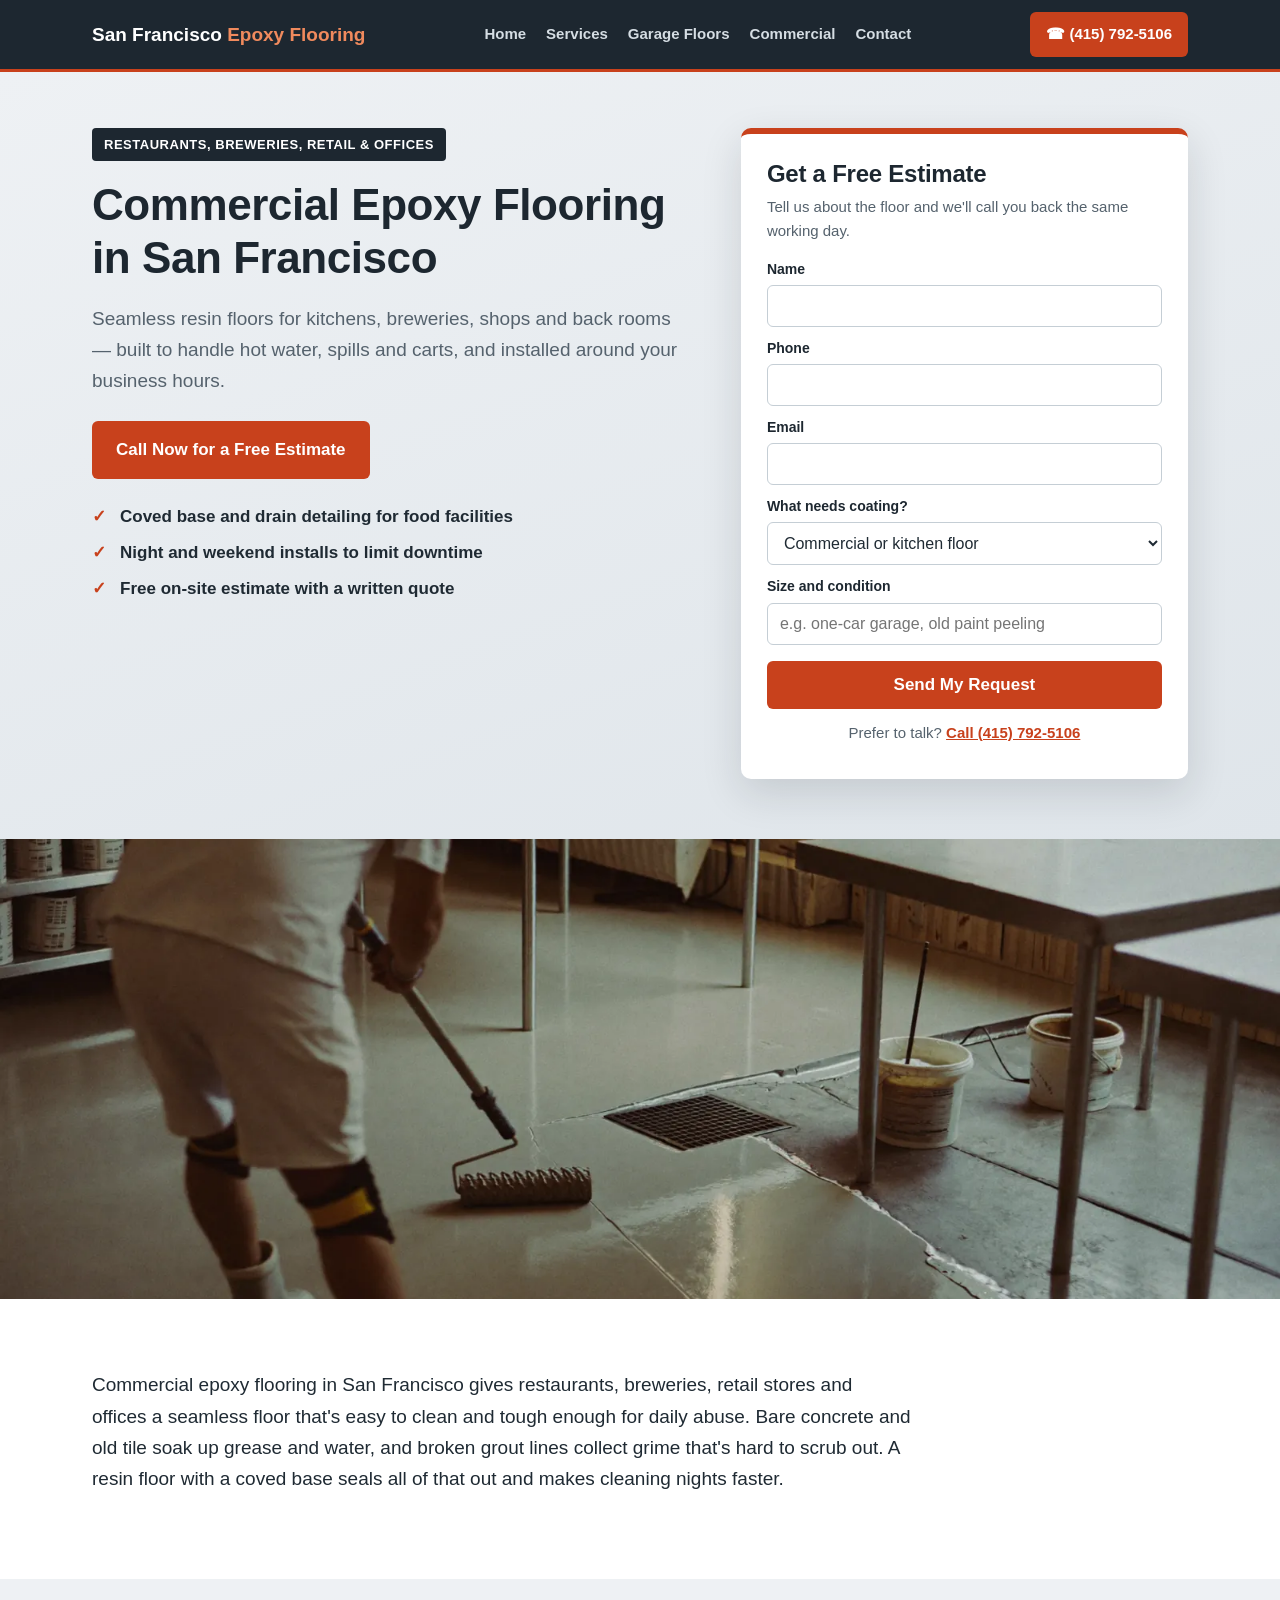
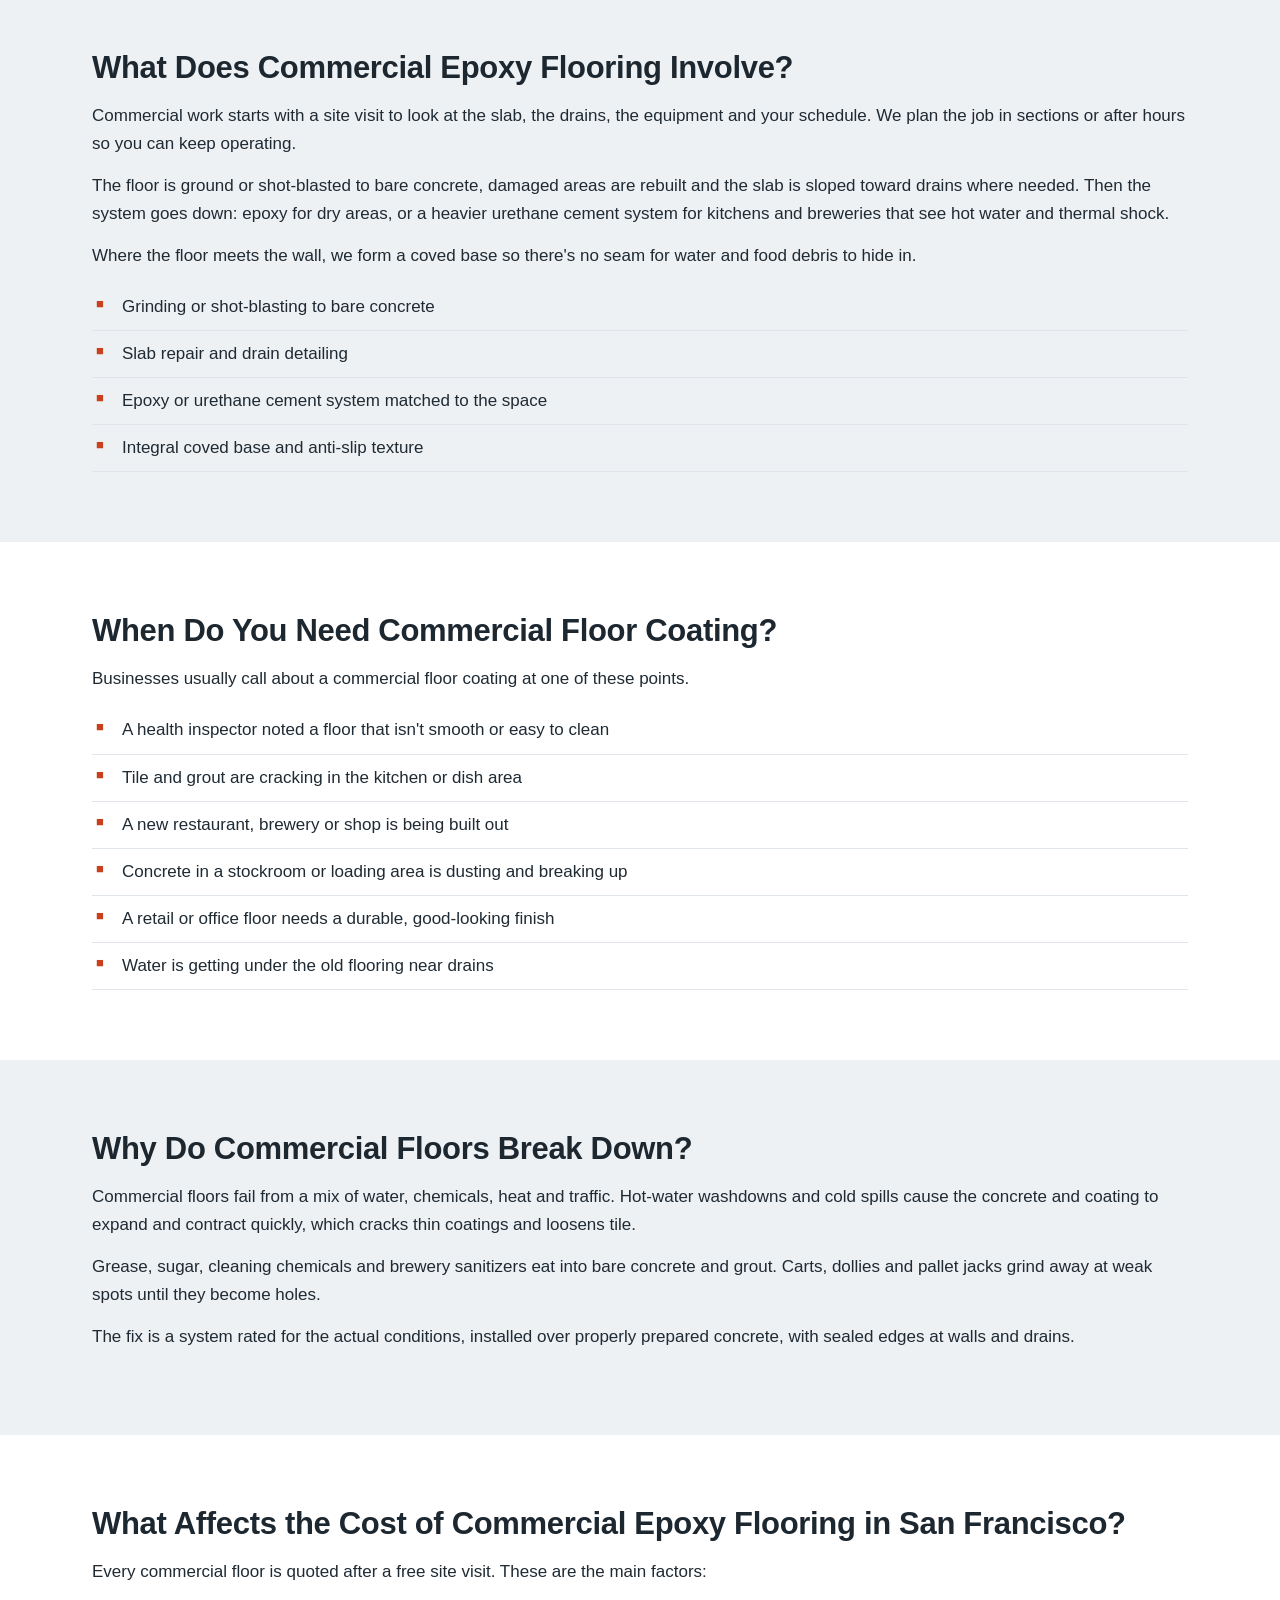
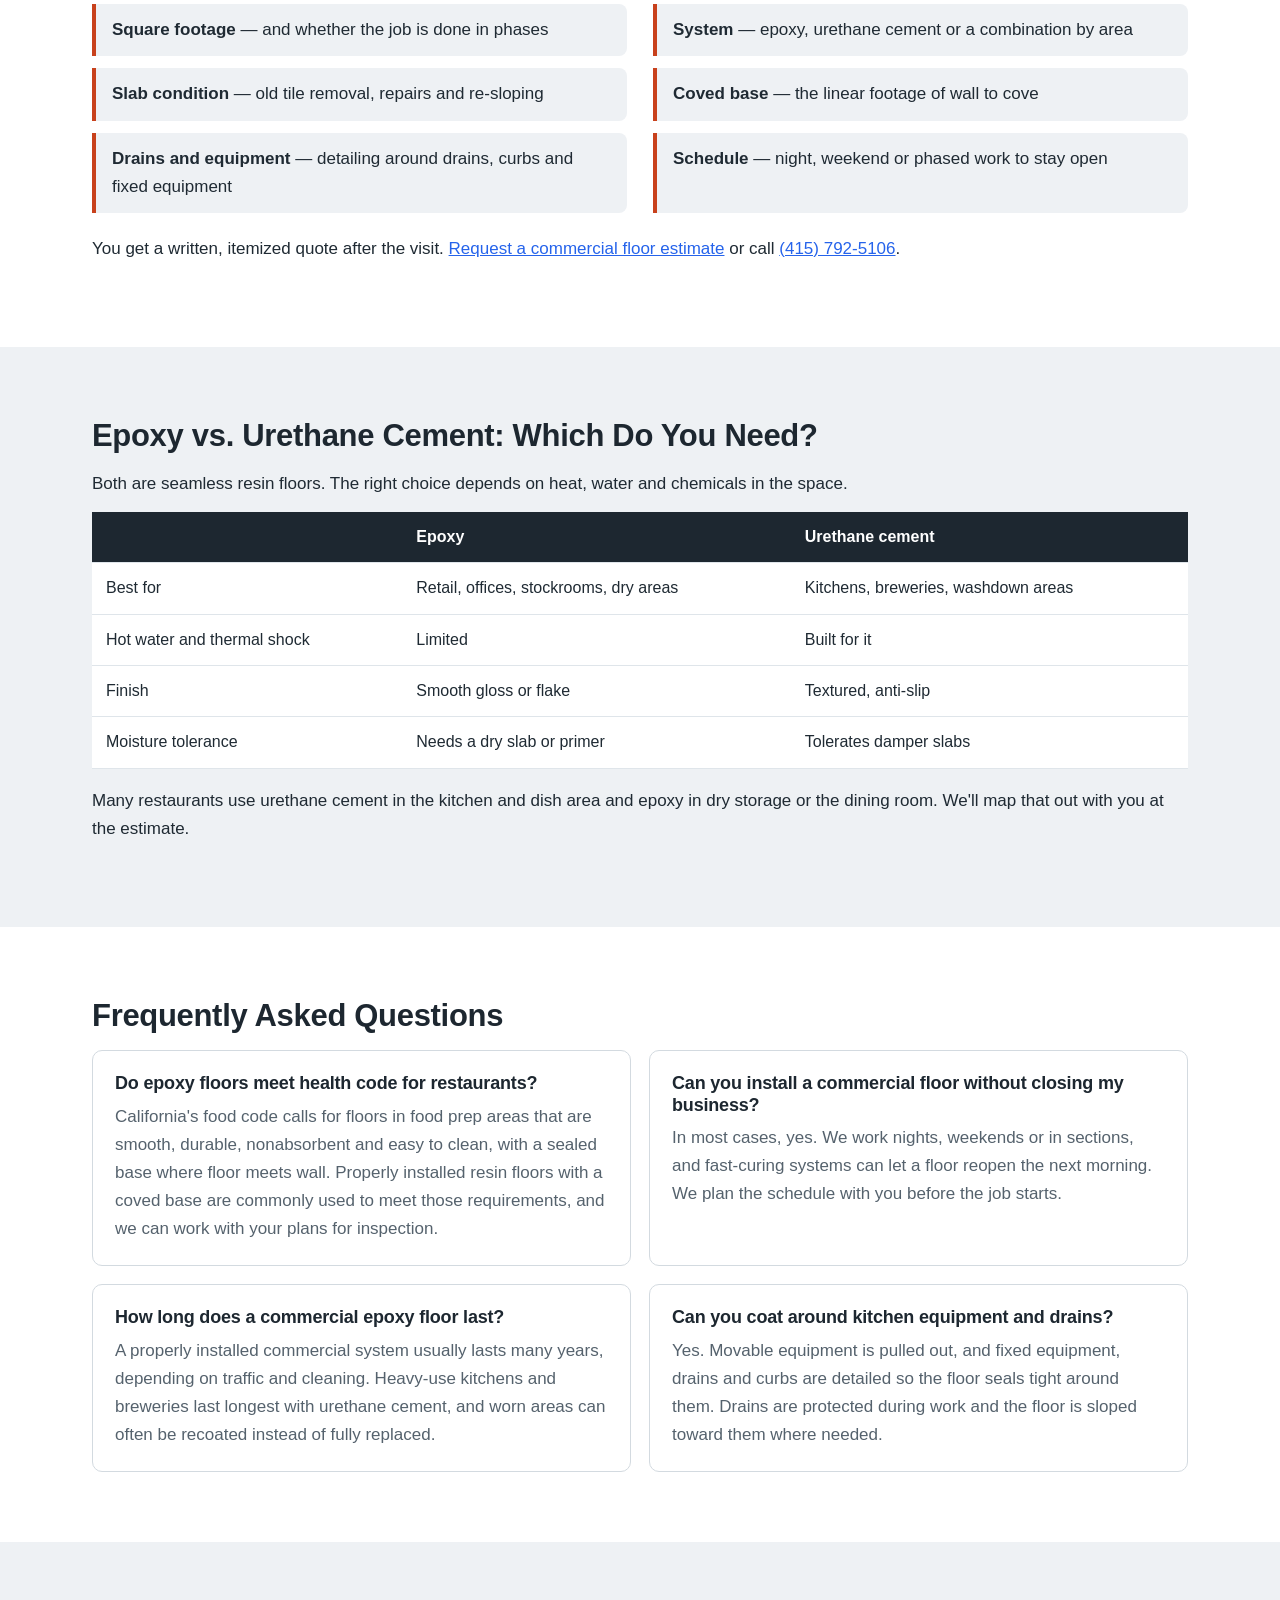
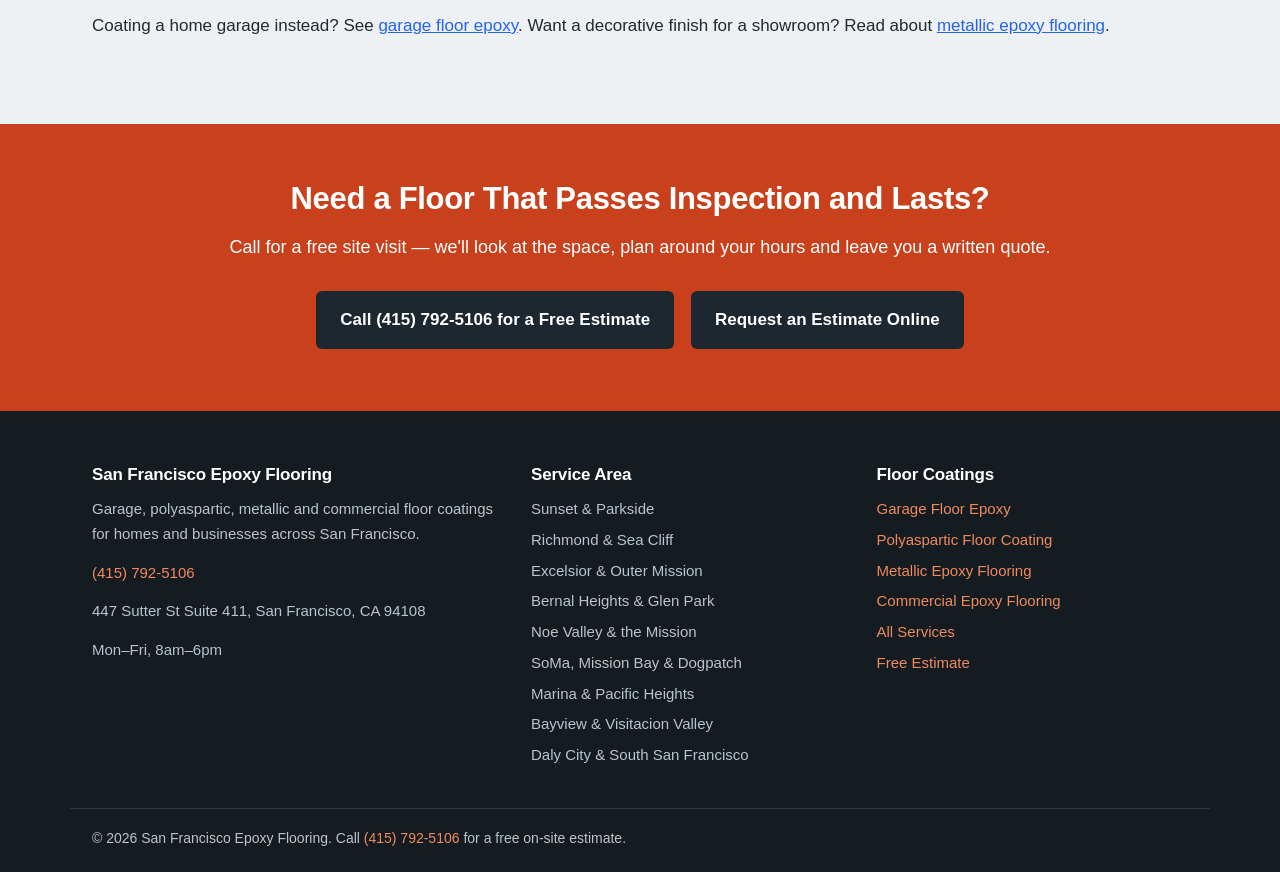
<file: commercial-epoxy-flooring-san-francisco.html>
<!DOCTYPE html>
<html lang="en">
<head>
<meta charset="utf-8">
<meta name="viewport" content="width=device-width, initial-scale=1">
<title>Commercial Epoxy Flooring in San Francisco | Free Estimate</title>
<meta name="description" content="Commercial epoxy flooring in San Francisco for restaurants, breweries, retail and offices. Seamless, washable, coved base. Call (415) 792-5106.">
<link rel="canonical" href="https://www.sanfranciscoepoxyflooring.com/commercial-epoxy-flooring-san-francisco.html">
<link rel="stylesheet" href="styles.css">
<script type="application/ld+json">
{
  "@context": "https://schema.org",
  "@type": "LocalBusiness",
  "name": "San Francisco Epoxy Flooring",
  "telephone": "+1-415-792-5106",
  "url": "https://www.sanfranciscoepoxyflooring.com/",
  "image": "https://www.sanfranciscoepoxyflooring.com/epoxy-flooring-san-francisco-hero.webp",
  "address": {
    "@type": "PostalAddress",
    "streetAddress": "447 Sutter St Suite 411",
    "addressLocality": "San Francisco",
    "addressRegion": "CA",
    "postalCode": "94108",
    "addressCountry": "US"
  },
  "areaServed": "San Francisco, CA",
  "description": "Commercial Epoxy Flooring in San Francisco, CA",
  "openingHours": "Mo-Fr 08:00-18:00"
}
</script>
<script type="application/ld+json">
{
  "@context": "https://schema.org",
  "@type": "FAQPage",
  "mainEntity": [
    {
      "@type": "Question",
      "name": "Do epoxy floors meet health code for restaurants?",
      "acceptedAnswer": {
        "@type": "Answer",
        "text": "California's food code calls for floors in food prep areas that are smooth, durable, nonabsorbent and easy to clean, with a sealed base where floor meets wall. Properly installed resin floors with a coved base are commonly used to meet those requirements, and we can work with your plans for inspection."
      }
    },
    {
      "@type": "Question",
      "name": "Can you install a commercial floor without closing my business?",
      "acceptedAnswer": {
        "@type": "Answer",
        "text": "In most cases, yes. We work nights, weekends or in sections, and fast-curing systems can let a floor reopen the next morning. We plan the schedule with you before the job starts."
      }
    },
    {
      "@type": "Question",
      "name": "How long does a commercial epoxy floor last?",
      "acceptedAnswer": {
        "@type": "Answer",
        "text": "A properly installed commercial system usually lasts many years, depending on traffic and cleaning. Heavy-use kitchens and breweries last longest with urethane cement, and worn areas can often be recoated instead of fully replaced."
      }
    },
    {
      "@type": "Question",
      "name": "Can you coat around kitchen equipment and drains?",
      "acceptedAnswer": {
        "@type": "Answer",
        "text": "Yes. Movable equipment is pulled out, and fixed equipment, drains and curbs are detailed so the floor seals tight around them. Drains are protected during work and the floor is sloped toward them where needed."
      }
    }
  ]
}
</script>
</head>
<body>

<!-- NAV -->
<nav class="nav">
  <div class="nav-inner">
    <a class="brand" href="/">San Francisco <span>Epoxy Flooring</span></a>
    <div class="nav-links">
      <a href="/">Home</a>
      <a href="services.html">Services</a>
      <a href="garage-floor-epoxy-san-francisco.html">Garage Floors</a>
      <a href="commercial-epoxy-flooring-san-francisco.html">Commercial</a>
      <a href="contact.html">Contact</a>
    </div>
    <a class="nav-cta" href="tel:+14157925106">&#9742; (415) 792-5106</a>
  </div>
</nav>

<header class="hero">
  <div class="wrap hero-grid">
    <div class="hero-copy">
      <span class="eyebrow">Restaurants, breweries, retail &amp; offices</span>
      <h1>Commercial Epoxy Flooring in San Francisco</h1>
      <p class="hero-sub">Seamless resin floors for kitchens, breweries, shops and back rooms &mdash; built to handle hot water, spills and carts, and installed around your business hours.</p>
      <a class="btn" href="tel:+14157925106">Call Now for a Free Estimate</a>
      <ul class="hero-points">
        <li>Coved base and drain detailing for food facilities</li>
        <li>Night and weekend installs to limit downtime</li>
        <li>Free on-site estimate with a written quote</li>
      </ul>
    </div>
    <div class="hero-form">
      <h2>Get a Free Estimate</h2>
      <p class="form-note">Tell us about the floor and we'll call you back the same working day.</p>
      <form action="https://formspree.io/f/xkjoogpb" method="POST">
        <input type="hidden" name="_subject" value="New Lead &mdash; Commercial Epoxy Flooring in San Francisco">
        <label for="hf-name">Name</label>
        <input type="text" id="hf-name" name="name" autocomplete="name" required>
        <label for="hf-phone">Phone</label>
        <input type="tel" id="hf-phone" name="phone" autocomplete="tel" required>
        <label for="hf-email">Email</label>
        <input type="email" id="hf-email" name="email" autocomplete="email">
        <label for="hf-service">What needs coating?</label>
        <select id="hf-service" name="service">
          <option>Garage floor</option>
          <option>Polyaspartic coating</option>
          <option>Metallic epoxy floor</option>
          <option selected>Commercial or kitchen floor</option>
          <option>Other / not sure</option>
        </select>
        <label for="hf-details">Size and condition</label>
        <input type="text" id="hf-details" name="details" placeholder="e.g. one-car garage, old paint peeling">
        <input type="text" name="_gotcha" style="display:none" tabindex="-1" autocomplete="off">
        <button type="submit">Send My Request</button>
      </form>
      <p class="form-alt">Prefer to talk? <a href="tel:+14157925106">Call (415) 792-5106</a></p>
    </div>
  </div>
</header>

<section class="hero-band">
  <img src="commercial-epoxy-flooring-san-francisco.webp" alt="Installer rolling gray epoxy across a commercial kitchen floor next to a floor drain" width="1600" height="1067">
</section>

<section class="section">
  <div class="wrap">
    <p class="intro">Commercial epoxy flooring in San Francisco gives restaurants, breweries, retail stores and offices a seamless floor that's easy to clean and tough enough for daily abuse. Bare concrete and old tile soak up grease and water, and broken grout lines collect grime that's hard to scrub out. A resin floor with a coved base seals all of that out and makes cleaning nights faster.</p>
  </div>
</section>

<section class="section alt">
  <div class="wrap">
    <h2>What Does Commercial Epoxy Flooring Involve?</h2>
    <p>Commercial work starts with a site visit to look at the slab, the drains, the equipment and your schedule. We plan the job in sections or after hours so you can keep operating.</p>
    <p>The floor is ground or shot-blasted to bare concrete, damaged areas are rebuilt and the slab is sloped toward drains where needed. Then the system goes down: epoxy for dry areas, or a heavier urethane cement system for kitchens and breweries that see hot water and thermal shock.</p>
    <p>Where the floor meets the wall, we form a coved base so there's no seam for water and food debris to hide in.</p>
    <ul class="ticks">
      <li>Grinding or shot-blasting to bare concrete</li>
      <li>Slab repair and drain detailing</li>
      <li>Epoxy or urethane cement system matched to the space</li>
      <li>Integral coved base and anti-slip texture</li>
    </ul>
  </div>
</section>

<section class="section">
  <div class="wrap">
    <h2>When Do You Need Commercial Floor Coating?</h2>
    <p>Businesses usually call about a commercial floor coating at one of these points.</p>
    <ul class="ticks">
      <li>A health inspector noted a floor that isn't smooth or easy to clean</li>
      <li>Tile and grout are cracking in the kitchen or dish area</li>
      <li>A new restaurant, brewery or shop is being built out</li>
      <li>Concrete in a stockroom or loading area is dusting and breaking up</li>
      <li>A retail or office floor needs a durable, good-looking finish</li>
      <li>Water is getting under the old flooring near drains</li>
    </ul>
  </div>
</section>

<section class="section alt">
  <div class="wrap">
    <h2>Why Do Commercial Floors Break Down?</h2>
    <p>Commercial floors fail from a mix of water, chemicals, heat and traffic. Hot-water washdowns and cold spills cause the concrete and coating to expand and contract quickly, which cracks thin coatings and loosens tile.</p>
    <p>Grease, sugar, cleaning chemicals and brewery sanitizers eat into bare concrete and grout. Carts, dollies and pallet jacks grind away at weak spots until they become holes.</p>
    <p>The fix is a system rated for the actual conditions, installed over properly prepared concrete, with sealed edges at walls and drains.</p>
  </div>
</section>

<section class="section">
  <div class="wrap">
    <h2>What Affects the Cost of Commercial Epoxy Flooring in San Francisco?</h2>
    <p>Every commercial floor is quoted after a free site visit. These are the main factors:</p>
    <ul class="factors">
      <li><strong>Square footage</strong> &mdash; and whether the job is done in phases</li>
      <li><strong>System</strong> &mdash; epoxy, urethane cement or a combination by area</li>
      <li><strong>Slab condition</strong> &mdash; old tile removal, repairs and re-sloping</li>
      <li><strong>Coved base</strong> &mdash; the linear footage of wall to cove</li>
      <li><strong>Drains and equipment</strong> &mdash; detailing around drains, curbs and fixed equipment</li>
      <li><strong>Schedule</strong> &mdash; night, weekend or phased work to stay open</li>
    </ul>
    <p>You get a written, itemized quote after the visit. <a href="contact.html" style="color: #2563eb; text-decoration: underline;">Request a commercial floor estimate</a> or call <a href="tel:+14157925106" style="color: #2563eb; text-decoration: underline;">(415) 792-5106</a>.</p>
  </div>
</section>

<section class="section alt">
  <div class="wrap">
    <h2>Epoxy vs. Urethane Cement: Which Do You Need?</h2>
    <p>Both are seamless resin floors. The right choice depends on heat, water and chemicals in the space.</p>
    <table class="compare">
      <tr><th></th><th>Epoxy</th><th>Urethane cement</th></tr>
      <tr><td>Best for</td><td>Retail, offices, stockrooms, dry areas</td><td>Kitchens, breweries, washdown areas</td></tr>
      <tr><td>Hot water and thermal shock</td><td>Limited</td><td>Built for it</td></tr>
      <tr><td>Finish</td><td>Smooth gloss or flake</td><td>Textured, anti-slip</td></tr>
      <tr><td>Moisture tolerance</td><td>Needs a dry slab or primer</td><td>Tolerates damper slabs</td></tr>
    </table>
    <p>Many restaurants use urethane cement in the kitchen and dish area and epoxy in dry storage or the dining room. We'll map that out with you at the estimate.</p>
  </div>
</section>

<!-- FAQ -->
<section class="section">
  <div class="wrap">
    <h2>Frequently Asked Questions</h2>
    <div class="faq-list">
      <div class="faq-item">
        <h3>Do epoxy floors meet health code for restaurants?</h3>
        <p>California's food code calls for floors in food prep areas that are smooth, durable, nonabsorbent and easy to clean, with a sealed base where floor meets wall. Properly installed resin floors with a coved base are commonly used to meet those requirements, and we can work with your plans for inspection.</p>
      </div>
      <div class="faq-item">
        <h3>Can you install a commercial floor without closing my business?</h3>
        <p>In most cases, yes. We work nights, weekends or in sections, and fast-curing systems can let a floor reopen the next morning. We plan the schedule with you before the job starts.</p>
      </div>
      <div class="faq-item">
        <h3>How long does a commercial epoxy floor last?</h3>
        <p>A properly installed commercial system usually lasts many years, depending on traffic and cleaning. Heavy-use kitchens and breweries last longest with urethane cement, and worn areas can often be recoated instead of fully replaced.</p>
      </div>
      <div class="faq-item">
        <h3>Can you coat around kitchen equipment and drains?</h3>
        <p>Yes. Movable equipment is pulled out, and fixed equipment, drains and curbs are detailed so the floor seals tight around them. Drains are protected during work and the floor is sloped toward them where needed.</p>
      </div>
    </div>
  </div>
</section>

<section class="section alt">
  <div class="wrap">
    <p>Coating a home garage instead? See <a href="garage-floor-epoxy-san-francisco.html" style="color: #2563eb; text-decoration: underline;">garage floor epoxy</a>. Want a decorative finish for a showroom? Read about <a href="metallic-epoxy-flooring-san-francisco.html" style="color: #2563eb; text-decoration: underline;">metallic epoxy flooring</a>.</p>
  </div>
</section>

<!-- CTA -->
<section class="cta-band">
  <div class="wrap">
    <h2>Need a Floor That Passes Inspection and Lasts?</h2>
    <p>Call for a free site visit &mdash; we'll look at the space, plan around your hours and leave you a written quote.</p>
    <a class="btn" href="tel:+14157925106">Call (415) 792-5106 for a Free Estimate</a>
    <a class="btn" href="contact.html">Request an Estimate Online</a>
  </div>
</section>

<!-- FOOTER -->
<footer class="footer">
  <div class="wrap footer-grid">
    <div>
      <h3>San Francisco Epoxy Flooring</h3>
      <p>Garage, polyaspartic, metallic and commercial floor coatings for homes and businesses across San Francisco.</p>
      <p><a href="tel:+14157925106">(415) 792-5106</a></p>
      <p>447 Sutter St Suite 411, San Francisco, CA 94108</p>
      <p>Mon&ndash;Fri, 8am&ndash;6pm</p>
    </div>
    <div>
      <h3>Service Area</h3>
      <ul>
        <li>Sunset &amp; Parkside</li>
        <li>Richmond &amp; Sea Cliff</li>
        <li>Excelsior &amp; Outer Mission</li>
        <li>Bernal Heights &amp; Glen Park</li>
        <li>Noe Valley &amp; the Mission</li>
        <li>SoMa, Mission Bay &amp; Dogpatch</li>
        <li>Marina &amp; Pacific Heights</li>
        <li>Bayview &amp; Visitacion Valley</li>
        <li>Daly City &amp; South San Francisco</li>
      </ul>
    </div>
    <div>
      <h3>Floor Coatings</h3>
      <ul>
        <li><a href="garage-floor-epoxy-san-francisco.html">Garage Floor Epoxy</a></li>
        <li><a href="polyaspartic-floor-coating-san-francisco.html">Polyaspartic Floor Coating</a></li>
        <li><a href="metallic-epoxy-flooring-san-francisco.html">Metallic Epoxy Flooring</a></li>
        <li><a href="commercial-epoxy-flooring-san-francisco.html">Commercial Epoxy Flooring</a></li>
        <li><a href="services.html">All Services</a></li>
        <li><a href="contact.html">Free Estimate</a></li>
      </ul>
    </div>
  </div>
  <div class="wrap footer-bottom">&copy; 2026 San Francisco Epoxy Flooring. Call <a href="tel:+14157925106">(415) 792-5106</a> for a free on-site estimate.</div>
</footer>

</body>
</html>
</file>
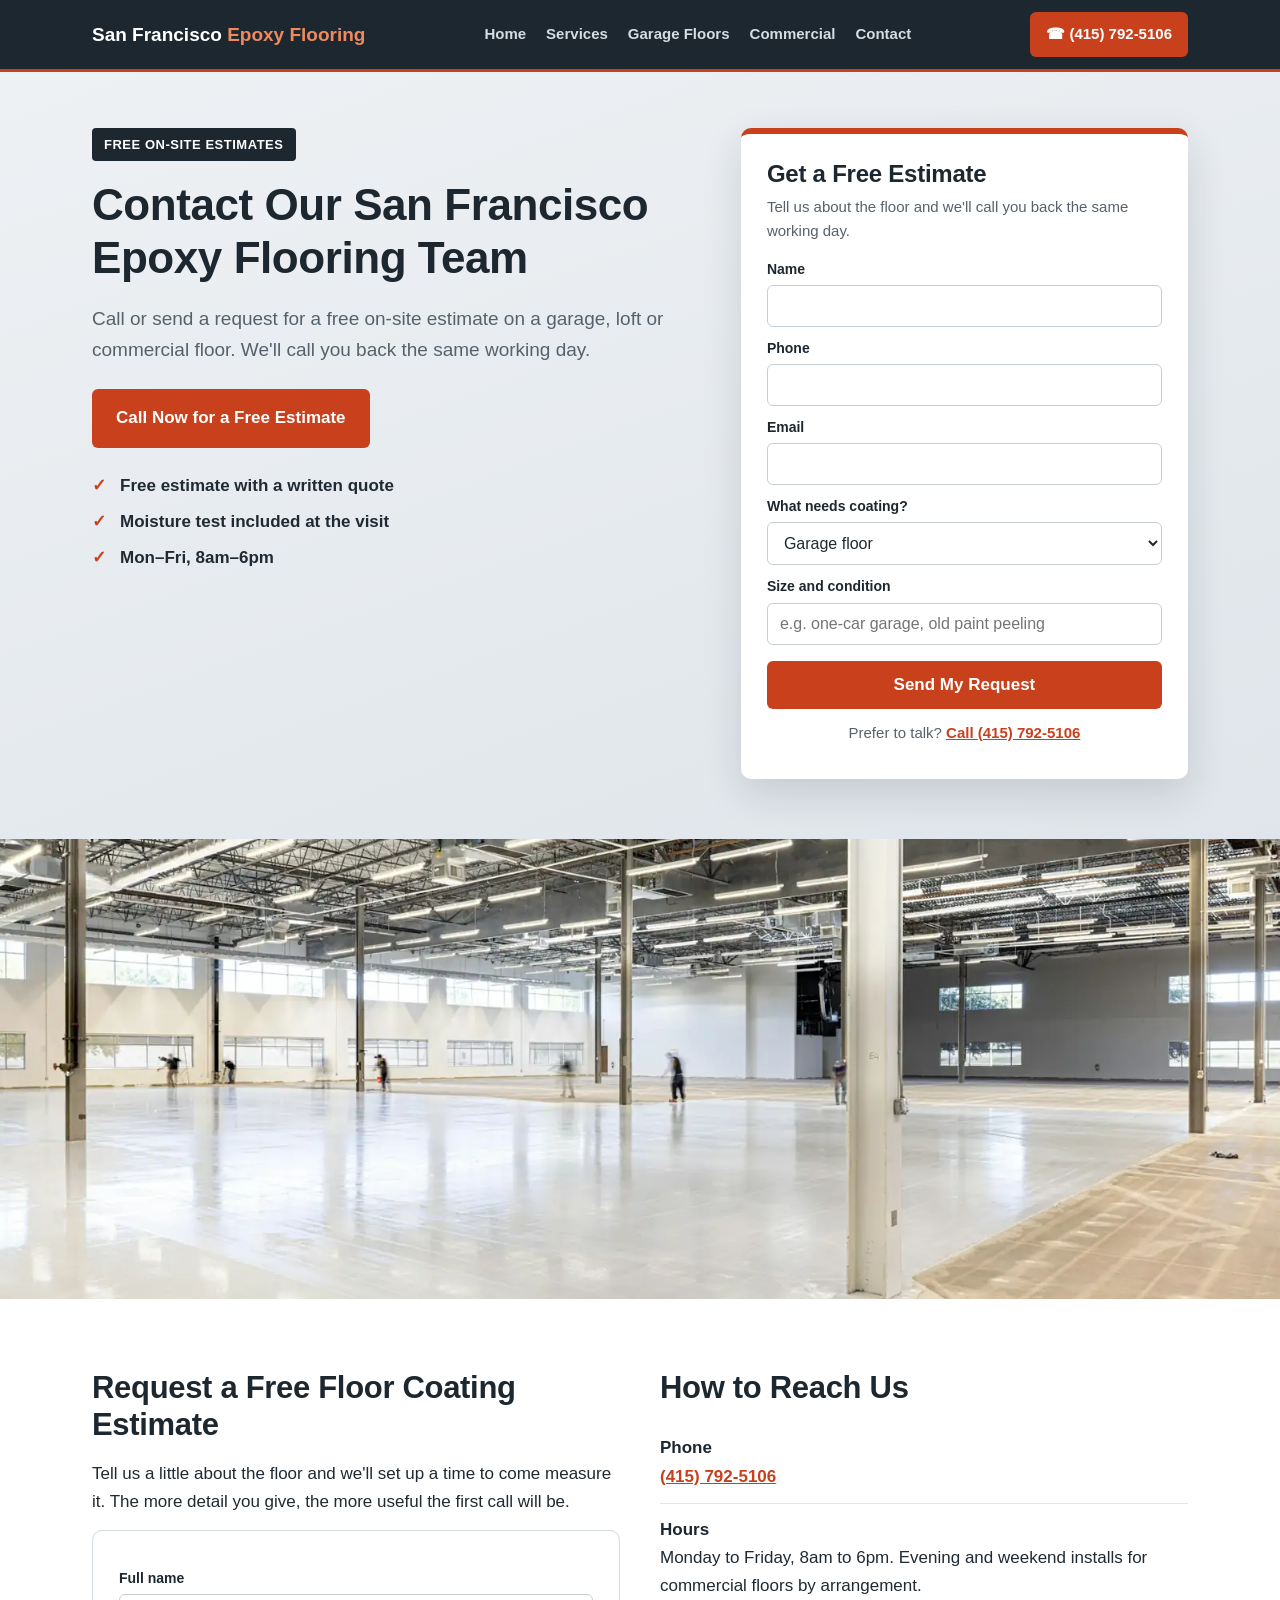
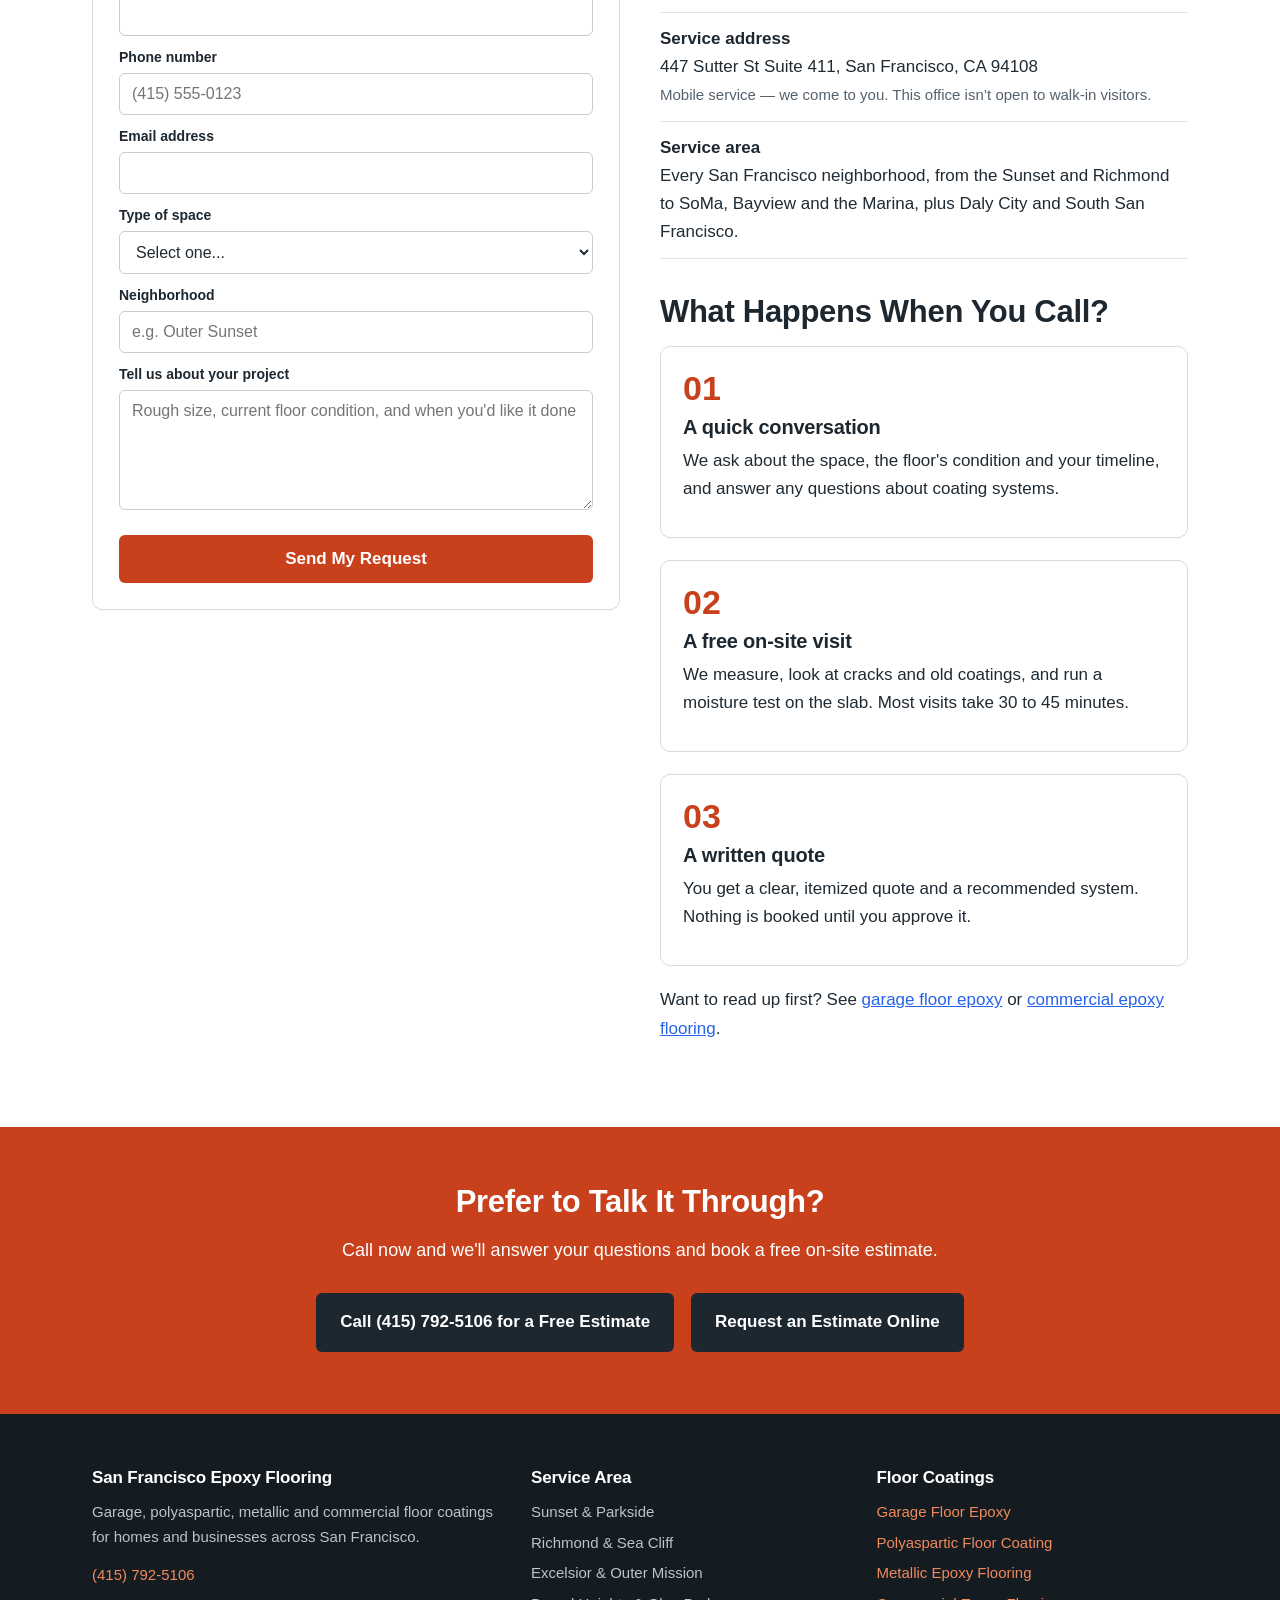
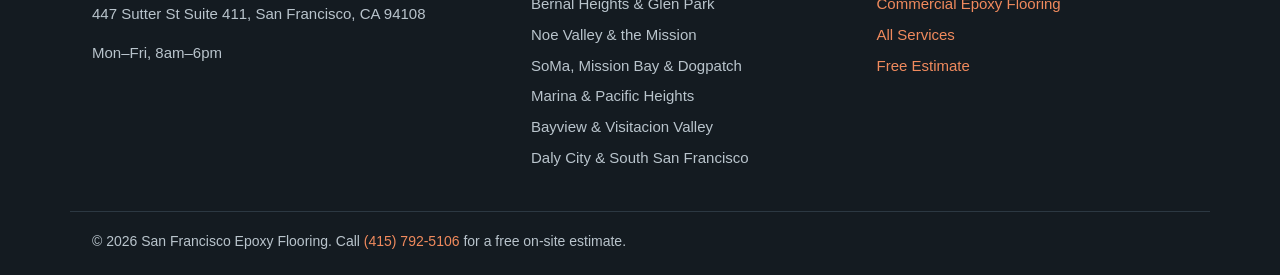
<file: contact.html>
<!DOCTYPE html>
<html lang="en">
<head>
<meta charset="utf-8">
<meta name="viewport" content="width=device-width, initial-scale=1">
<title>Contact Us | Epoxy Flooring in San Francisco, CA</title>
<meta name="description" content="Contact San Francisco Epoxy Flooring for a free on-site estimate on garage, polyaspartic, metallic or commercial floors. Call (415) 792-5106.">
<link rel="canonical" href="https://www.sanfranciscoepoxyflooring.com/contact.html">
<link rel="stylesheet" href="styles.css">
<script type="application/ld+json">
{
  "@context": "https://schema.org",
  "@type": "LocalBusiness",
  "name": "San Francisco Epoxy Flooring",
  "telephone": "+1-415-792-5106",
  "url": "https://www.sanfranciscoepoxyflooring.com/",
  "image": "https://www.sanfranciscoepoxyflooring.com/epoxy-flooring-san-francisco-hero.webp",
  "address": {
    "@type": "PostalAddress",
    "streetAddress": "447 Sutter St Suite 411",
    "addressLocality": "San Francisco",
    "addressRegion": "CA",
    "postalCode": "94108",
    "addressCountry": "US"
  },
  "areaServed": "San Francisco, CA",
  "description": "Epoxy flooring in San Francisco, CA",
  "openingHours": "Mo-Fr 08:00-18:00"
}
</script>
</head>
<body>

<!-- NAV -->
<nav class="nav">
  <div class="nav-inner">
    <a class="brand" href="/">San Francisco <span>Epoxy Flooring</span></a>
    <div class="nav-links">
      <a href="/">Home</a>
      <a href="services.html">Services</a>
      <a href="garage-floor-epoxy-san-francisco.html">Garage Floors</a>
      <a href="commercial-epoxy-flooring-san-francisco.html">Commercial</a>
      <a href="contact.html">Contact</a>
    </div>
    <a class="nav-cta" href="tel:+14157925106">&#9742; (415) 792-5106</a>
  </div>
</nav>

<header class="hero">
  <div class="wrap hero-grid">
    <div class="hero-copy">
      <span class="eyebrow">Free on-site estimates</span>
      <h1>Contact Our San Francisco Epoxy Flooring Team</h1>
      <p class="hero-sub">Call or send a request for a free on-site estimate on a garage, loft or commercial floor. We'll call you back the same working day.</p>
      <a class="btn" href="tel:+14157925106">Call Now for a Free Estimate</a>
      <ul class="hero-points">
        <li>Free estimate with a written quote</li>
        <li>Moisture test included at the visit</li>
        <li>Mon&ndash;Fri, 8am&ndash;6pm</li>
      </ul>
    </div>
    <div class="hero-form">
      <h2>Get a Free Estimate</h2>
      <p class="form-note">Tell us about the floor and we'll call you back the same working day.</p>
      <form action="https://formspree.io/f/xkjoogpb" method="POST">
        <input type="hidden" name="_subject" value="New Lead &mdash; Contact Page &mdash; Epoxy Flooring in San Francisco">
        <label for="hf-name">Name</label>
        <input type="text" id="hf-name" name="name" autocomplete="name" required>
        <label for="hf-phone">Phone</label>
        <input type="tel" id="hf-phone" name="phone" autocomplete="tel" required>
        <label for="hf-email">Email</label>
        <input type="email" id="hf-email" name="email" autocomplete="email">
        <label for="hf-service">What needs coating?</label>
        <select id="hf-service" name="service">
          <option>Garage floor</option>
          <option>Polyaspartic coating</option>
          <option>Metallic epoxy floor</option>
          <option>Commercial or kitchen floor</option>
          <option>Other / not sure</option>
        </select>
        <label for="hf-details">Size and condition</label>
        <input type="text" id="hf-details" name="details" placeholder="e.g. one-car garage, old paint peeling">
        <input type="text" name="_gotcha" style="display:none" tabindex="-1" autocomplete="off">
        <button type="submit">Send My Request</button>
      </form>
      <p class="form-alt">Prefer to talk? <a href="tel:+14157925106">Call (415) 792-5106</a></p>
    </div>
  </div>
</header>

<section class="hero-band">
  <img src="sealed-concrete-floor-san-francisco.webp" alt="Wide open warehouse with a freshly coated light gray concrete floor" width="1600" height="1068">
</section>

<section class="section">
  <div class="wrap contact-grid">
    <div>
      <h2>Request a Free Floor Coating Estimate</h2>
      <p>Tell us a little about the floor and we'll set up a time to come measure it. The more detail you give, the more useful the first call will be.</p>
      <form class="contact-form" action="https://formspree.io/f/xkjoogpb" method="POST">
        <input type="hidden" name="_subject" value="New Lead &mdash; Epoxy Flooring in San Francisco (contact page)">
        <label for="cf-name">Full name</label>
        <input type="text" id="cf-name" name="name" autocomplete="name" required>
        <label for="cf-phone">Phone number</label>
        <input type="tel" id="cf-phone" name="phone" autocomplete="tel" placeholder="(415) 555-0123" required>
        <label for="cf-email">Email address</label>
        <input type="email" id="cf-email" name="email" autocomplete="email">
        <label for="cf-space">Type of space</label>
        <select id="cf-space" name="space">
          <option value="">Select one...</option>
          <option>Garage under the house</option>
          <option>Detached or tandem garage</option>
          <option>Loft, studio or office</option>
          <option>Restaurant, brewery or kitchen</option>
          <option>Retail or warehouse</option>
          <option>Other</option>
        </select>
        <label for="cf-neighborhood">Neighborhood</label>
        <input type="text" id="cf-neighborhood" name="neighborhood" placeholder="e.g. Outer Sunset">
        <label for="cf-message">Tell us about your project</label>
        <textarea id="cf-message" name="message" placeholder="Rough size, current floor condition, and when you'd like it done"></textarea>
        <input type="text" name="_gotcha" style="display:none" tabindex="-1" autocomplete="off">
        <button type="submit">Send My Request</button>
      </form>
    </div>
    <div>
      <h2>How to Reach Us</h2>
      <ul class="info-list">
        <li><strong>Phone</strong><a href="tel:+14157925106">(415) 792-5106</a></li>
        <li><strong>Hours</strong>Monday to Friday, 8am to 6pm. Evening and weekend installs for commercial floors by arrangement.</li>
        <li><strong>Service address</strong>447 Sutter St Suite 411, San Francisco, CA 94108<br><span style="font-size:15px; color:var(--muted);">Mobile service &mdash; we come to you. This office isn&rsquo;t open to walk-in visitors.</span></li>
        <li><strong>Service area</strong>Every San Francisco neighborhood, from the Sunset and Richmond to SoMa, Bayview and the Marina, plus Daly City and South San Francisco.</li>
      </ul>
      <h2 style="margin-top:34px;">What Happens When You Call?</h2>
      <ol class="steps" style="grid-template-columns:1fr;">
        <li><h3>A quick conversation</h3><p>We ask about the space, the floor's condition and your timeline, and answer any questions about coating systems.</p></li>
        <li><h3>A free on-site visit</h3><p>We measure, look at cracks and old coatings, and run a moisture test on the slab. Most visits take 30 to 45 minutes.</p></li>
        <li><h3>A written quote</h3><p>You get a clear, itemized quote and a recommended system. Nothing is booked until you approve it.</p></li>
      </ol>
      <p style="margin-top:20px;">Want to read up first? See <a href="garage-floor-epoxy-san-francisco.html" style="color: #2563eb; text-decoration: underline;">garage floor epoxy</a> or <a href="commercial-epoxy-flooring-san-francisco.html" style="color: #2563eb; text-decoration: underline;">commercial epoxy flooring</a>.</p>
    </div>
  </div>
</section>

<!-- CTA -->
<section class="cta-band">
  <div class="wrap">
    <h2>Prefer to Talk It Through?</h2>
    <p>Call now and we'll answer your questions and book a free on-site estimate.</p>
    <a class="btn" href="tel:+14157925106">Call (415) 792-5106 for a Free Estimate</a>
    <a class="btn" href="contact.html">Request an Estimate Online</a>
  </div>
</section>

<!-- FOOTER -->
<footer class="footer">
  <div class="wrap footer-grid">
    <div>
      <h3>San Francisco Epoxy Flooring</h3>
      <p>Garage, polyaspartic, metallic and commercial floor coatings for homes and businesses across San Francisco.</p>
      <p><a href="tel:+14157925106">(415) 792-5106</a></p>
      <p>447 Sutter St Suite 411, San Francisco, CA 94108</p>
      <p>Mon&ndash;Fri, 8am&ndash;6pm</p>
    </div>
    <div>
      <h3>Service Area</h3>
      <ul>
        <li>Sunset &amp; Parkside</li>
        <li>Richmond &amp; Sea Cliff</li>
        <li>Excelsior &amp; Outer Mission</li>
        <li>Bernal Heights &amp; Glen Park</li>
        <li>Noe Valley &amp; the Mission</li>
        <li>SoMa, Mission Bay &amp; Dogpatch</li>
        <li>Marina &amp; Pacific Heights</li>
        <li>Bayview &amp; Visitacion Valley</li>
        <li>Daly City &amp; South San Francisco</li>
      </ul>
    </div>
    <div>
      <h3>Floor Coatings</h3>
      <ul>
        <li><a href="garage-floor-epoxy-san-francisco.html">Garage Floor Epoxy</a></li>
        <li><a href="polyaspartic-floor-coating-san-francisco.html">Polyaspartic Floor Coating</a></li>
        <li><a href="metallic-epoxy-flooring-san-francisco.html">Metallic Epoxy Flooring</a></li>
        <li><a href="commercial-epoxy-flooring-san-francisco.html">Commercial Epoxy Flooring</a></li>
        <li><a href="services.html">All Services</a></li>
        <li><a href="contact.html">Free Estimate</a></li>
      </ul>
    </div>
  </div>
  <div class="wrap footer-bottom">&copy; 2026 San Francisco Epoxy Flooring. Call <a href="tel:+14157925106">(415) 792-5106</a> for a free on-site estimate.</div>
</footer>

</body>
</html>
</file>
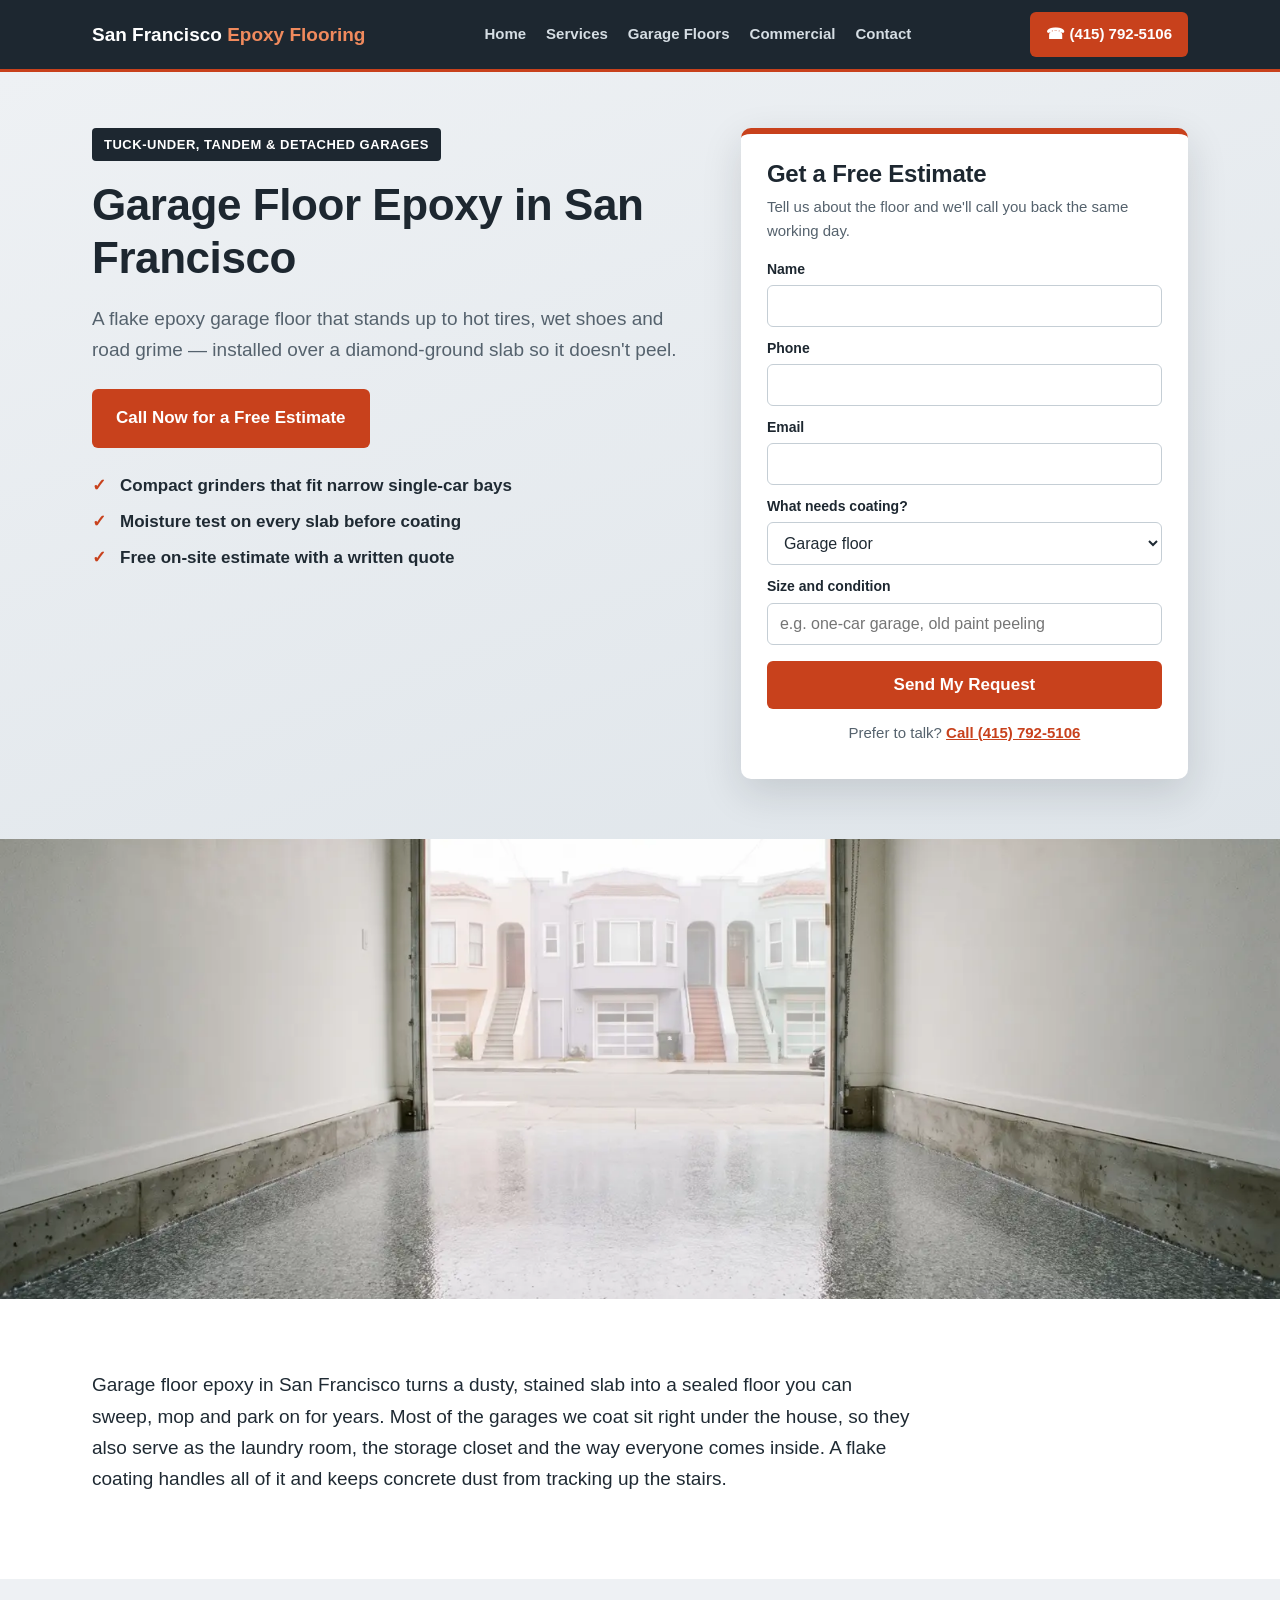
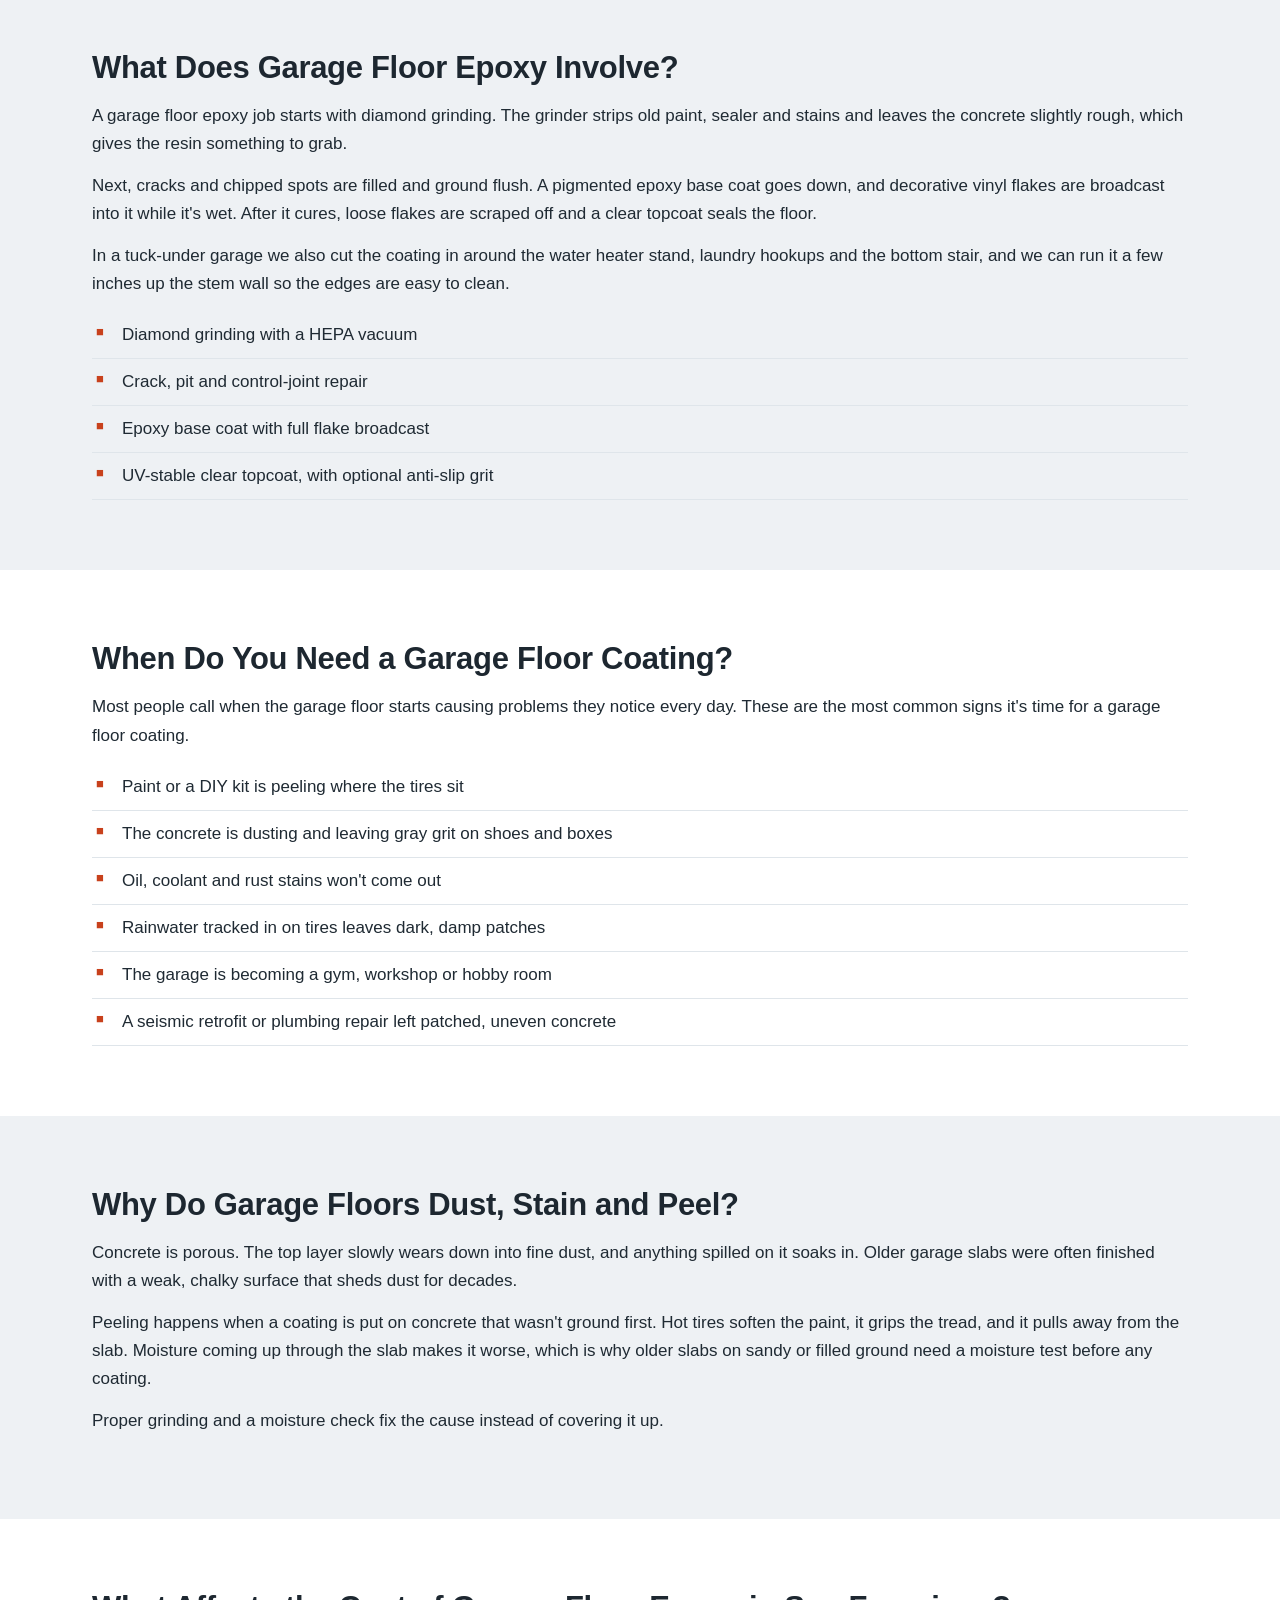
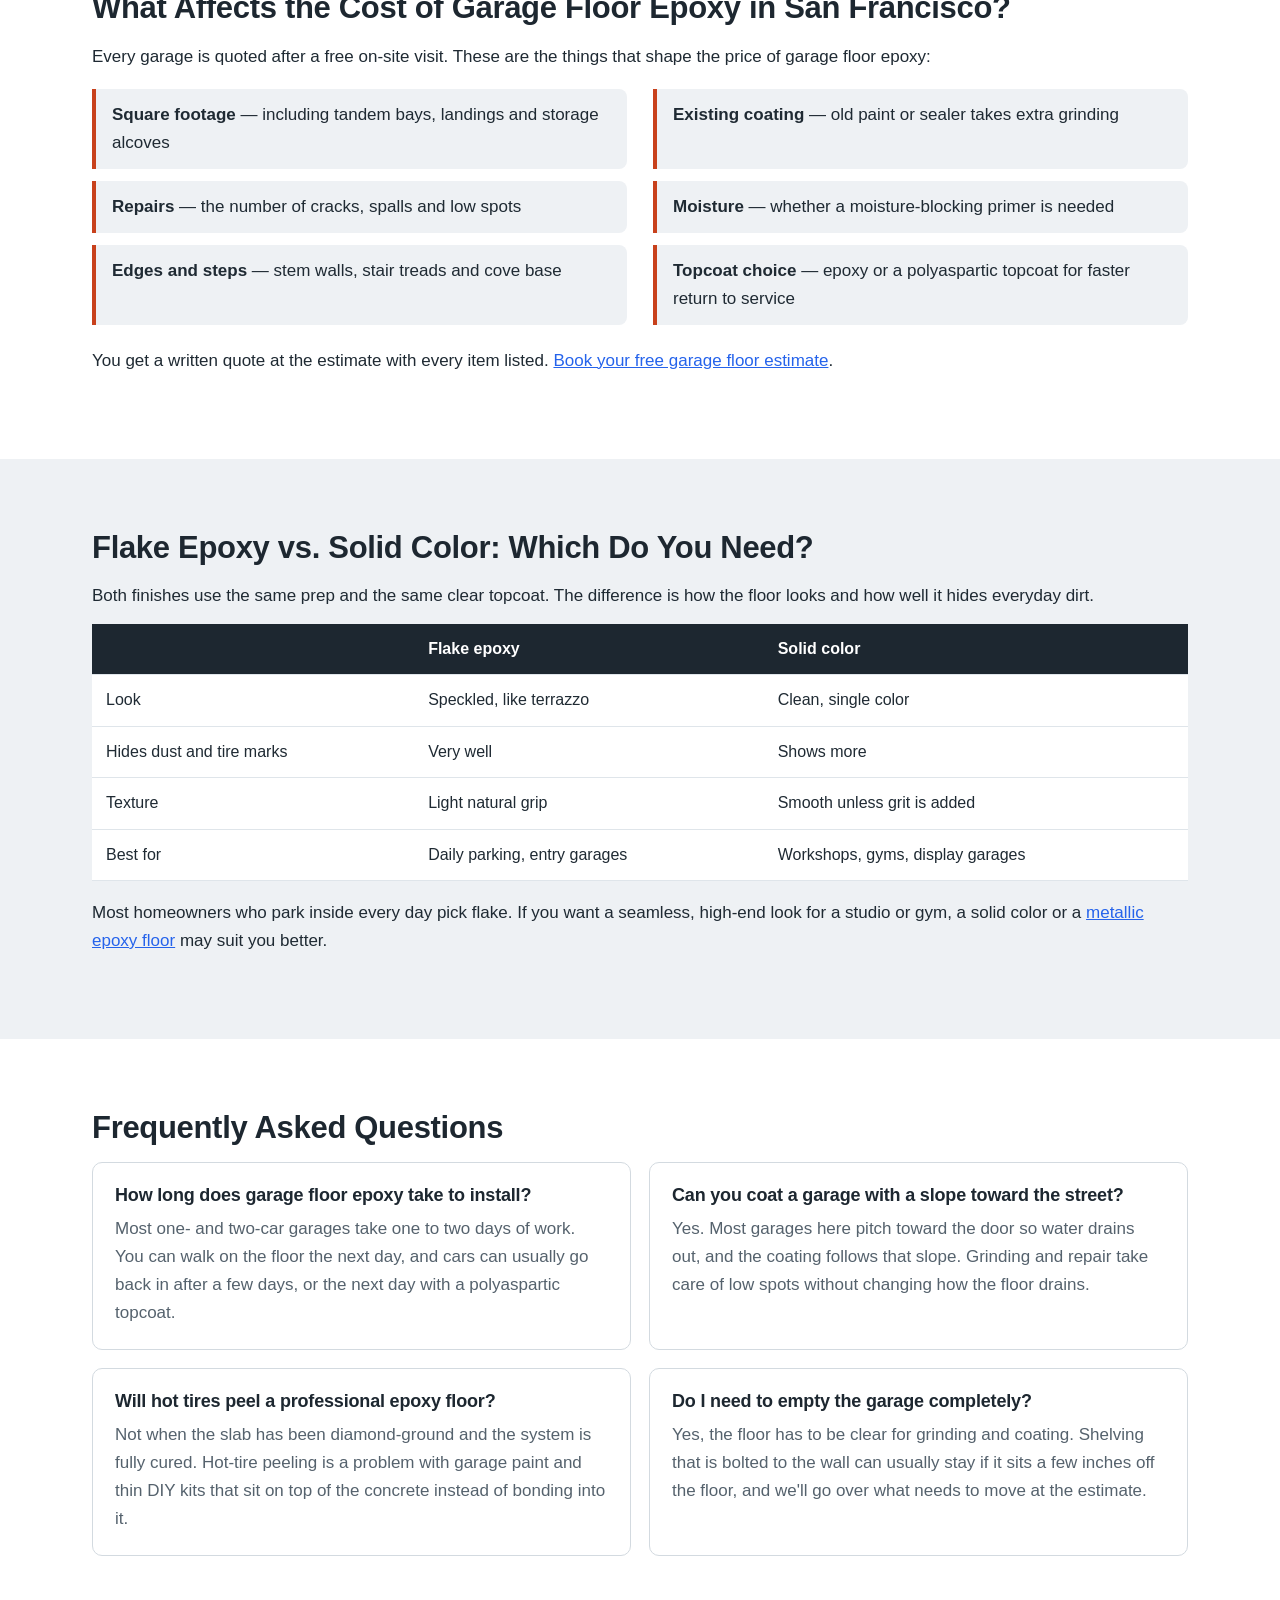
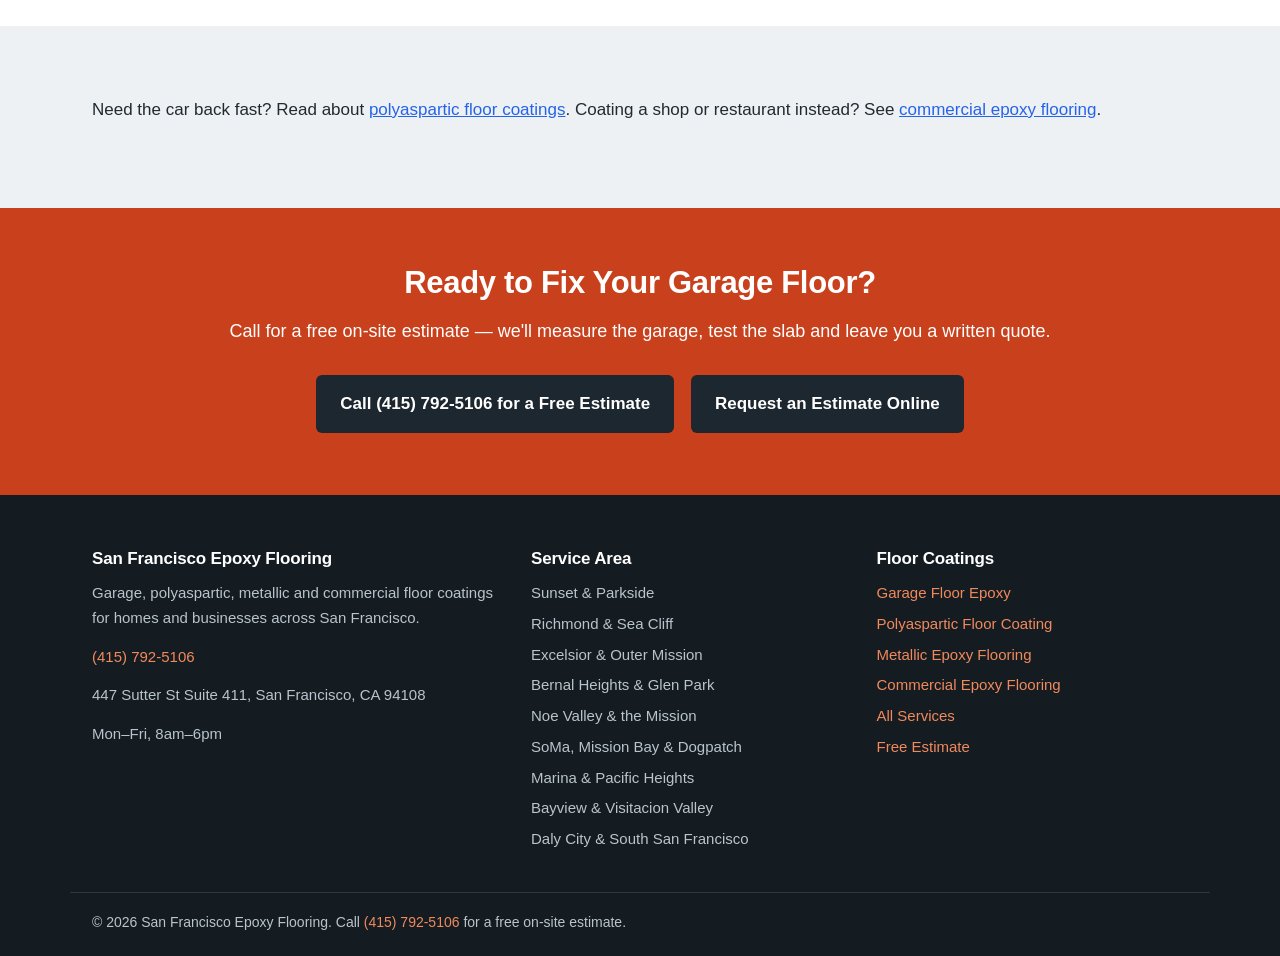
<file: garage-floor-epoxy-san-francisco.html>
<!DOCTYPE html>
<html lang="en">
<head>
<meta charset="utf-8">
<meta name="viewport" content="width=device-width, initial-scale=1">
<title>Garage Floor Epoxy in San Francisco | Free Estimates</title>
<meta name="description" content="Garage floor epoxy in San Francisco for tuck-under and tandem garages. Diamond-ground prep, flake finish, clear topcoat. Free estimate: (415) 792-5106.">
<link rel="canonical" href="https://www.sanfranciscoepoxyflooring.com/garage-floor-epoxy-san-francisco.html">
<link rel="stylesheet" href="styles.css">
<script type="application/ld+json">
{
  "@context": "https://schema.org",
  "@type": "LocalBusiness",
  "name": "San Francisco Epoxy Flooring",
  "telephone": "+1-415-792-5106",
  "url": "https://www.sanfranciscoepoxyflooring.com/",
  "image": "https://www.sanfranciscoepoxyflooring.com/epoxy-flooring-san-francisco-hero.webp",
  "address": {
    "@type": "PostalAddress",
    "streetAddress": "447 Sutter St Suite 411",
    "addressLocality": "San Francisco",
    "addressRegion": "CA",
    "postalCode": "94108",
    "addressCountry": "US"
  },
  "areaServed": "San Francisco, CA",
  "description": "Garage Floor Epoxy in San Francisco, CA",
  "openingHours": "Mo-Fr 08:00-18:00"
}
</script>
<script type="application/ld+json">
{
  "@context": "https://schema.org",
  "@type": "FAQPage",
  "mainEntity": [
    {
      "@type": "Question",
      "name": "How long does garage floor epoxy take to install?",
      "acceptedAnswer": {
        "@type": "Answer",
        "text": "Most one- and two-car garages take one to two days of work. You can walk on the floor the next day, and cars can usually go back in after a few days, or the next day with a polyaspartic topcoat."
      }
    },
    {
      "@type": "Question",
      "name": "Can you coat a garage with a slope toward the street?",
      "acceptedAnswer": {
        "@type": "Answer",
        "text": "Yes. Most garages here pitch toward the door so water drains out, and the coating follows that slope. Grinding and repair take care of low spots without changing how the floor drains."
      }
    },
    {
      "@type": "Question",
      "name": "Will hot tires peel a professional epoxy floor?",
      "acceptedAnswer": {
        "@type": "Answer",
        "text": "Not when the slab has been diamond-ground and the system is fully cured. Hot-tire peeling is a problem with garage paint and thin DIY kits that sit on top of the concrete instead of bonding into it."
      }
    },
    {
      "@type": "Question",
      "name": "Do I need to empty the garage completely?",
      "acceptedAnswer": {
        "@type": "Answer",
        "text": "Yes, the floor has to be clear for grinding and coating. Shelving that is bolted to the wall can usually stay if it sits a few inches off the floor, and we'll go over what needs to move at the estimate."
      }
    }
  ]
}
</script>
</head>
<body>

<!-- NAV -->
<nav class="nav">
  <div class="nav-inner">
    <a class="brand" href="/">San Francisco <span>Epoxy Flooring</span></a>
    <div class="nav-links">
      <a href="/">Home</a>
      <a href="services.html">Services</a>
      <a href="garage-floor-epoxy-san-francisco.html">Garage Floors</a>
      <a href="commercial-epoxy-flooring-san-francisco.html">Commercial</a>
      <a href="contact.html">Contact</a>
    </div>
    <a class="nav-cta" href="tel:+14157925106">&#9742; (415) 792-5106</a>
  </div>
</nav>

<header class="hero">
  <div class="wrap hero-grid">
    <div class="hero-copy">
      <span class="eyebrow">Tuck-under, tandem &amp; detached garages</span>
      <h1>Garage Floor Epoxy in San Francisco</h1>
      <p class="hero-sub">A flake epoxy garage floor that stands up to hot tires, wet shoes and road grime &mdash; installed over a diamond-ground slab so it doesn't peel.</p>
      <a class="btn" href="tel:+14157925106">Call Now for a Free Estimate</a>
      <ul class="hero-points">
        <li>Compact grinders that fit narrow single-car bays</li>
        <li>Moisture test on every slab before coating</li>
        <li>Free on-site estimate with a written quote</li>
      </ul>
    </div>
    <div class="hero-form">
      <h2>Get a Free Estimate</h2>
      <p class="form-note">Tell us about the floor and we'll call you back the same working day.</p>
      <form action="https://formspree.io/f/xkjoogpb" method="POST">
        <input type="hidden" name="_subject" value="New Lead &mdash; Garage Floor Epoxy in San Francisco">
        <label for="hf-name">Name</label>
        <input type="text" id="hf-name" name="name" autocomplete="name" required>
        <label for="hf-phone">Phone</label>
        <input type="tel" id="hf-phone" name="phone" autocomplete="tel" required>
        <label for="hf-email">Email</label>
        <input type="email" id="hf-email" name="email" autocomplete="email">
        <label for="hf-service">What needs coating?</label>
        <select id="hf-service" name="service">
          <option selected>Garage floor</option>
          <option>Polyaspartic coating</option>
          <option>Metallic epoxy floor</option>
          <option>Commercial or kitchen floor</option>
          <option>Other / not sure</option>
        </select>
        <label for="hf-details">Size and condition</label>
        <input type="text" id="hf-details" name="details" placeholder="e.g. one-car garage, old paint peeling">
        <input type="text" name="_gotcha" style="display:none" tabindex="-1" autocomplete="off">
        <button type="submit">Send My Request</button>
      </form>
      <p class="form-alt">Prefer to talk? <a href="tel:+14157925106">Call (415) 792-5106</a></p>
    </div>
  </div>
</header>

<section class="hero-band">
  <img src="garage-floor-epoxy-san-francisco.webp" alt="Finished gray and white flake epoxy floor in a narrow garage with a clear glossy topcoat" width="1600" height="1073">
</section>

<section class="section">
  <div class="wrap">
    <p class="intro">Garage floor epoxy in San Francisco turns a dusty, stained slab into a sealed floor you can sweep, mop and park on for years. Most of the garages we coat sit right under the house, so they also serve as the laundry room, the storage closet and the way everyone comes inside. A flake coating handles all of it and keeps concrete dust from tracking up the stairs.</p>
  </div>
</section>

<section class="section alt">
  <div class="wrap">
    <h2>What Does Garage Floor Epoxy Involve?</h2>
    <p>A garage floor epoxy job starts with diamond grinding. The grinder strips old paint, sealer and stains and leaves the concrete slightly rough, which gives the resin something to grab.</p>
    <p>Next, cracks and chipped spots are filled and ground flush. A pigmented epoxy base coat goes down, and decorative vinyl flakes are broadcast into it while it's wet. After it cures, loose flakes are scraped off and a clear topcoat seals the floor.</p>
    <p>In a tuck-under garage we also cut the coating in around the water heater stand, laundry hookups and the bottom stair, and we can run it a few inches up the stem wall so the edges are easy to clean.</p>
    <ul class="ticks">
      <li>Diamond grinding with a HEPA vacuum</li>
      <li>Crack, pit and control-joint repair</li>
      <li>Epoxy base coat with full flake broadcast</li>
      <li>UV-stable clear topcoat, with optional anti-slip grit</li>
    </ul>
  </div>
</section>

<section class="section">
  <div class="wrap">
    <h2>When Do You Need a Garage Floor Coating?</h2>
    <p>Most people call when the garage floor starts causing problems they notice every day. These are the most common signs it's time for a garage floor coating.</p>
    <ul class="ticks">
      <li>Paint or a DIY kit is peeling where the tires sit</li>
      <li>The concrete is dusting and leaving gray grit on shoes and boxes</li>
      <li>Oil, coolant and rust stains won't come out</li>
      <li>Rainwater tracked in on tires leaves dark, damp patches</li>
      <li>The garage is becoming a gym, workshop or hobby room</li>
      <li>A seismic retrofit or plumbing repair left patched, uneven concrete</li>
    </ul>
  </div>
</section>

<section class="section alt">
  <div class="wrap">
    <h2>Why Do Garage Floors Dust, Stain and Peel?</h2>
    <p>Concrete is porous. The top layer slowly wears down into fine dust, and anything spilled on it soaks in. Older garage slabs were often finished with a weak, chalky surface that sheds dust for decades.</p>
    <p>Peeling happens when a coating is put on concrete that wasn't ground first. Hot tires soften the paint, it grips the tread, and it pulls away from the slab. Moisture coming up through the slab makes it worse, which is why older slabs on sandy or filled ground need a moisture test before any coating.</p>
    <p>Proper grinding and a moisture check fix the cause instead of covering it up.</p>
  </div>
</section>

<section class="section">
  <div class="wrap">
    <h2>What Affects the Cost of Garage Floor Epoxy in San Francisco?</h2>
    <p>Every garage is quoted after a free on-site visit. These are the things that shape the price of garage floor epoxy:</p>
    <ul class="factors">
      <li><strong>Square footage</strong> &mdash; including tandem bays, landings and storage alcoves</li>
      <li><strong>Existing coating</strong> &mdash; old paint or sealer takes extra grinding</li>
      <li><strong>Repairs</strong> &mdash; the number of cracks, spalls and low spots</li>
      <li><strong>Moisture</strong> &mdash; whether a moisture-blocking primer is needed</li>
      <li><strong>Edges and steps</strong> &mdash; stem walls, stair treads and cove base</li>
      <li><strong>Topcoat choice</strong> &mdash; epoxy or a polyaspartic topcoat for faster return to service</li>
    </ul>
    <p>You get a written quote at the estimate with every item listed. <a href="contact.html" style="color: #2563eb; text-decoration: underline;">Book your free garage floor estimate</a>.</p>
  </div>
</section>

<section class="section alt">
  <div class="wrap">
    <h2>Flake Epoxy vs. Solid Color: Which Do You Need?</h2>
    <p>Both finishes use the same prep and the same clear topcoat. The difference is how the floor looks and how well it hides everyday dirt.</p>
    <table class="compare">
      <tr><th></th><th>Flake epoxy</th><th>Solid color</th></tr>
      <tr><td>Look</td><td>Speckled, like terrazzo</td><td>Clean, single color</td></tr>
      <tr><td>Hides dust and tire marks</td><td>Very well</td><td>Shows more</td></tr>
      <tr><td>Texture</td><td>Light natural grip</td><td>Smooth unless grit is added</td></tr>
      <tr><td>Best for</td><td>Daily parking, entry garages</td><td>Workshops, gyms, display garages</td></tr>
    </table>
    <p>Most homeowners who park inside every day pick flake. If you want a seamless, high-end look for a studio or gym, a solid color or a <a href="metallic-epoxy-flooring-san-francisco.html" style="color: #2563eb; text-decoration: underline;">metallic epoxy floor</a> may suit you better.</p>
  </div>
</section>

<!-- FAQ -->
<section class="section">
  <div class="wrap">
    <h2>Frequently Asked Questions</h2>
    <div class="faq-list">
      <div class="faq-item">
        <h3>How long does garage floor epoxy take to install?</h3>
        <p>Most one- and two-car garages take one to two days of work. You can walk on the floor the next day, and cars can usually go back in after a few days, or the next day with a polyaspartic topcoat.</p>
      </div>
      <div class="faq-item">
        <h3>Can you coat a garage with a slope toward the street?</h3>
        <p>Yes. Most garages here pitch toward the door so water drains out, and the coating follows that slope. Grinding and repair take care of low spots without changing how the floor drains.</p>
      </div>
      <div class="faq-item">
        <h3>Will hot tires peel a professional epoxy floor?</h3>
        <p>Not when the slab has been diamond-ground and the system is fully cured. Hot-tire peeling is a problem with garage paint and thin DIY kits that sit on top of the concrete instead of bonding into it.</p>
      </div>
      <div class="faq-item">
        <h3>Do I need to empty the garage completely?</h3>
        <p>Yes, the floor has to be clear for grinding and coating. Shelving that is bolted to the wall can usually stay if it sits a few inches off the floor, and we'll go over what needs to move at the estimate.</p>
      </div>
    </div>
  </div>
</section>

<section class="section alt">
  <div class="wrap">
    <p>Need the car back fast? Read about <a href="polyaspartic-floor-coating-san-francisco.html" style="color: #2563eb; text-decoration: underline;">polyaspartic floor coatings</a>. Coating a shop or restaurant instead? See <a href="commercial-epoxy-flooring-san-francisco.html" style="color: #2563eb; text-decoration: underline;">commercial epoxy flooring</a>.</p>
  </div>
</section>

<!-- CTA -->
<section class="cta-band">
  <div class="wrap">
    <h2>Ready to Fix Your Garage Floor?</h2>
    <p>Call for a free on-site estimate &mdash; we'll measure the garage, test the slab and leave you a written quote.</p>
    <a class="btn" href="tel:+14157925106">Call (415) 792-5106 for a Free Estimate</a>
    <a class="btn" href="contact.html">Request an Estimate Online</a>
  </div>
</section>

<!-- FOOTER -->
<footer class="footer">
  <div class="wrap footer-grid">
    <div>
      <h3>San Francisco Epoxy Flooring</h3>
      <p>Garage, polyaspartic, metallic and commercial floor coatings for homes and businesses across San Francisco.</p>
      <p><a href="tel:+14157925106">(415) 792-5106</a></p>
      <p>447 Sutter St Suite 411, San Francisco, CA 94108</p>
      <p>Mon&ndash;Fri, 8am&ndash;6pm</p>
    </div>
    <div>
      <h3>Service Area</h3>
      <ul>
        <li>Sunset &amp; Parkside</li>
        <li>Richmond &amp; Sea Cliff</li>
        <li>Excelsior &amp; Outer Mission</li>
        <li>Bernal Heights &amp; Glen Park</li>
        <li>Noe Valley &amp; the Mission</li>
        <li>SoMa, Mission Bay &amp; Dogpatch</li>
        <li>Marina &amp; Pacific Heights</li>
        <li>Bayview &amp; Visitacion Valley</li>
        <li>Daly City &amp; South San Francisco</li>
      </ul>
    </div>
    <div>
      <h3>Floor Coatings</h3>
      <ul>
        <li><a href="garage-floor-epoxy-san-francisco.html">Garage Floor Epoxy</a></li>
        <li><a href="polyaspartic-floor-coating-san-francisco.html">Polyaspartic Floor Coating</a></li>
        <li><a href="metallic-epoxy-flooring-san-francisco.html">Metallic Epoxy Flooring</a></li>
        <li><a href="commercial-epoxy-flooring-san-francisco.html">Commercial Epoxy Flooring</a></li>
        <li><a href="services.html">All Services</a></li>
        <li><a href="contact.html">Free Estimate</a></li>
      </ul>
    </div>
  </div>
  <div class="wrap footer-bottom">&copy; 2026 San Francisco Epoxy Flooring. Call <a href="tel:+14157925106">(415) 792-5106</a> for a free on-site estimate.</div>
</footer>

</body>
</html>
</file>
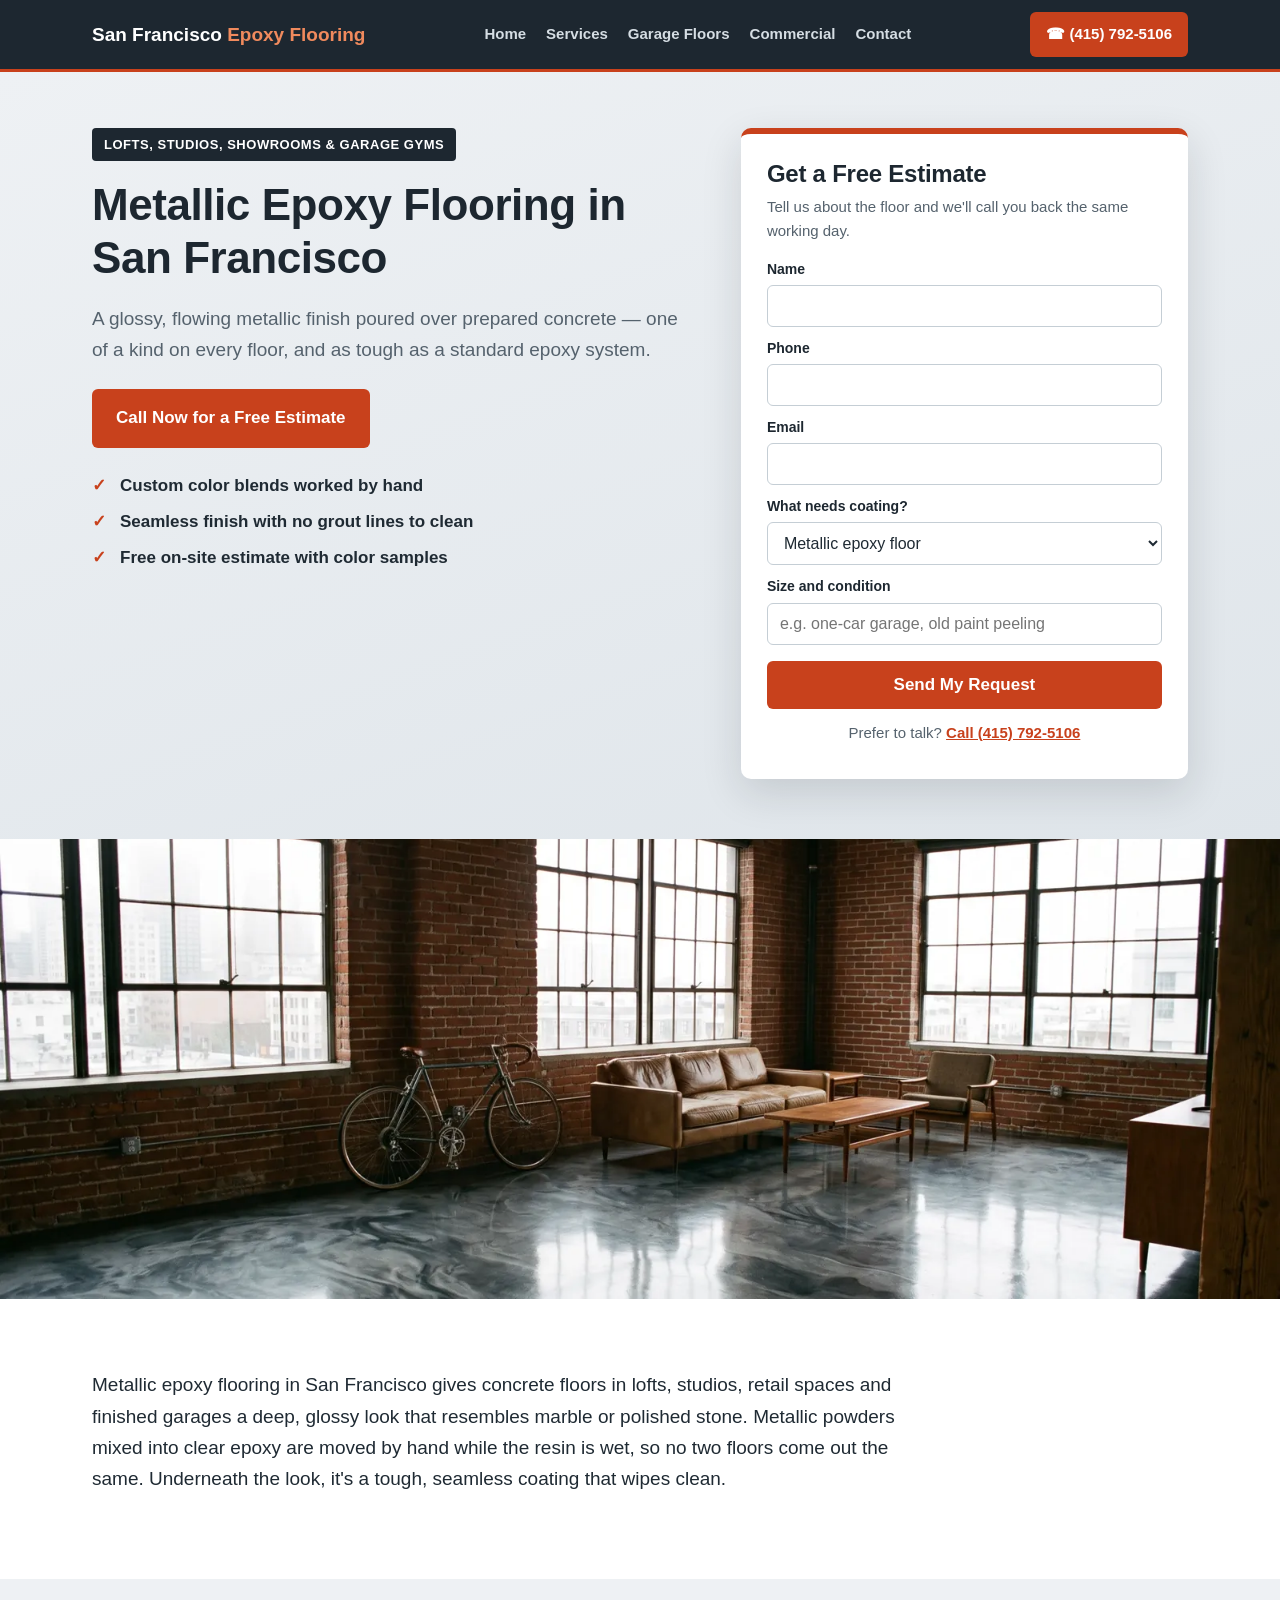
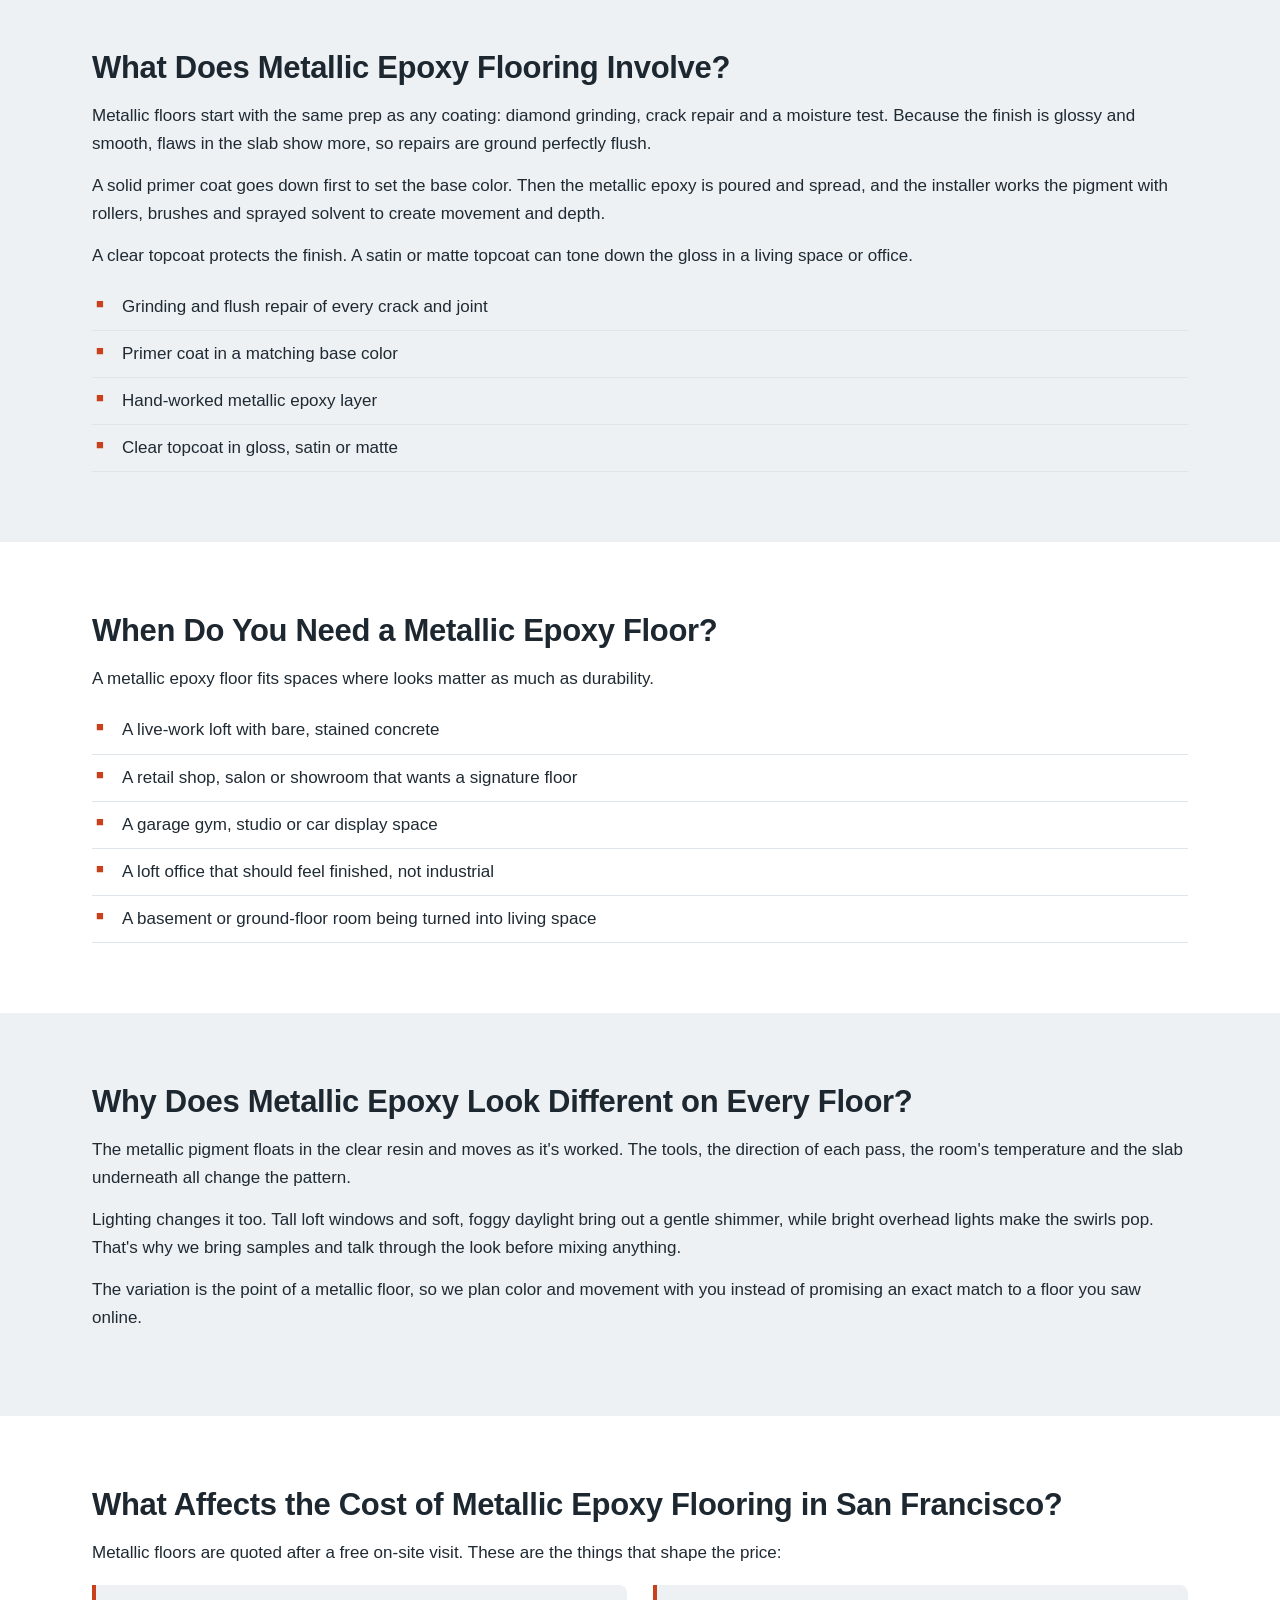
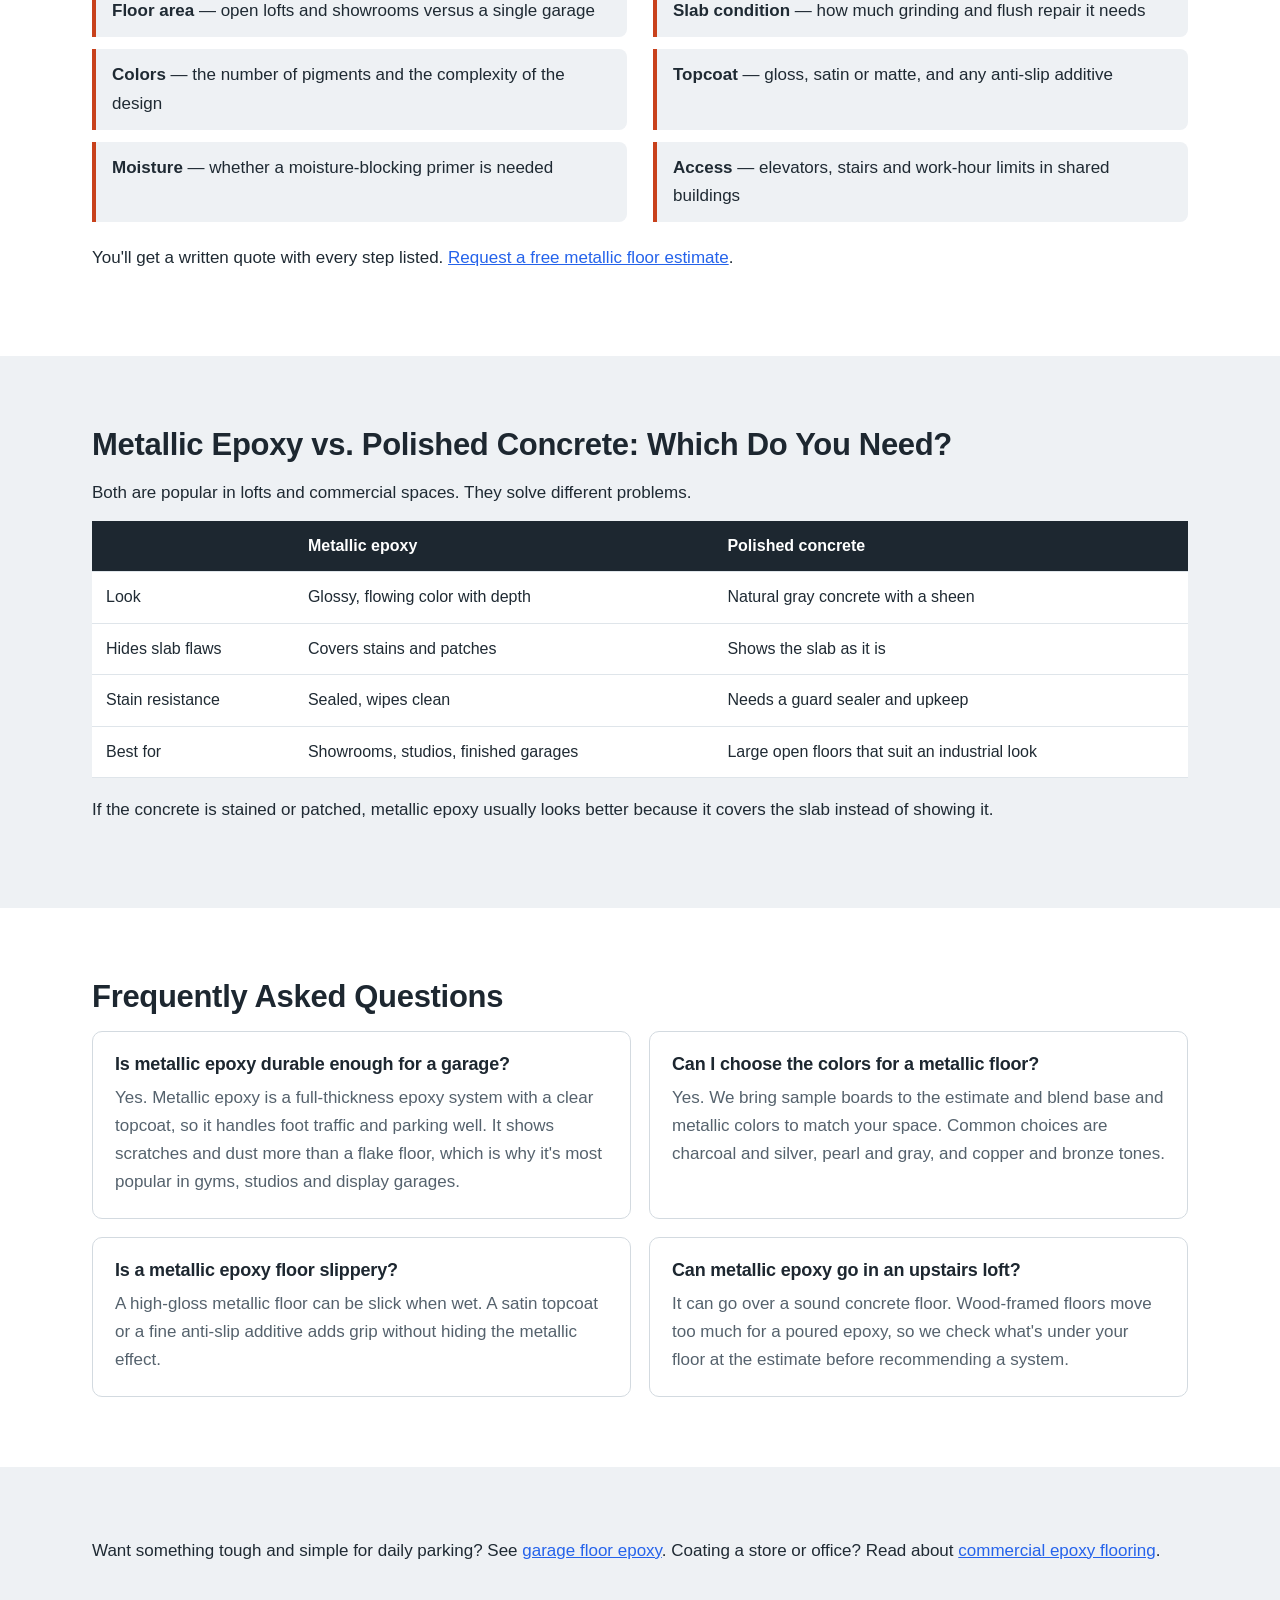
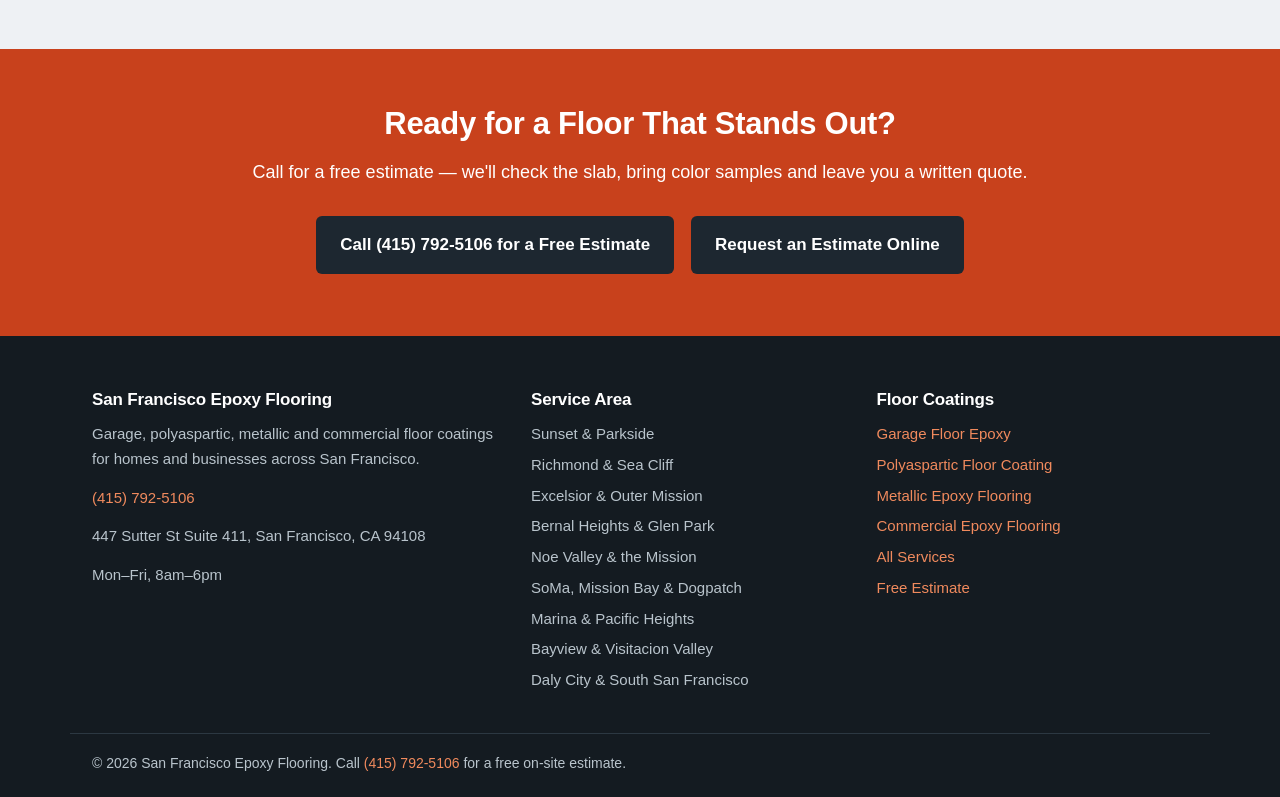
<file: metallic-epoxy-flooring-san-francisco.html>
<!DOCTYPE html>
<html lang="en">
<head>
<meta charset="utf-8">
<meta name="viewport" content="width=device-width, initial-scale=1">
<title>Metallic Epoxy Flooring in San Francisco | Free Estimate</title>
<meta name="description" content="Metallic epoxy flooring in San Francisco for lofts, studios, showrooms and garage gyms. Hand-worked finish over ground concrete. Call (415) 792-5106.">
<link rel="canonical" href="https://www.sanfranciscoepoxyflooring.com/metallic-epoxy-flooring-san-francisco.html">
<link rel="stylesheet" href="styles.css">
<script type="application/ld+json">
{
  "@context": "https://schema.org",
  "@type": "LocalBusiness",
  "name": "San Francisco Epoxy Flooring",
  "telephone": "+1-415-792-5106",
  "url": "https://www.sanfranciscoepoxyflooring.com/",
  "image": "https://www.sanfranciscoepoxyflooring.com/epoxy-flooring-san-francisco-hero.webp",
  "address": {
    "@type": "PostalAddress",
    "streetAddress": "447 Sutter St Suite 411",
    "addressLocality": "San Francisco",
    "addressRegion": "CA",
    "postalCode": "94108",
    "addressCountry": "US"
  },
  "areaServed": "San Francisco, CA",
  "description": "Metallic Epoxy Flooring in San Francisco, CA",
  "openingHours": "Mo-Fr 08:00-18:00"
}
</script>
<script type="application/ld+json">
{
  "@context": "https://schema.org",
  "@type": "FAQPage",
  "mainEntity": [
    {
      "@type": "Question",
      "name": "Is metallic epoxy durable enough for a garage?",
      "acceptedAnswer": {
        "@type": "Answer",
        "text": "Yes. Metallic epoxy is a full-thickness epoxy system with a clear topcoat, so it handles foot traffic and parking well. It shows scratches and dust more than a flake floor, which is why it's most popular in gyms, studios and display garages."
      }
    },
    {
      "@type": "Question",
      "name": "Can I choose the colors for a metallic floor?",
      "acceptedAnswer": {
        "@type": "Answer",
        "text": "Yes. We bring sample boards to the estimate and blend base and metallic colors to match your space. Common choices are charcoal and silver, pearl and gray, and copper and bronze tones."
      }
    },
    {
      "@type": "Question",
      "name": "Is a metallic epoxy floor slippery?",
      "acceptedAnswer": {
        "@type": "Answer",
        "text": "A high-gloss metallic floor can be slick when wet. A satin topcoat or a fine anti-slip additive adds grip without hiding the metallic effect."
      }
    },
    {
      "@type": "Question",
      "name": "Can metallic epoxy go in an upstairs loft?",
      "acceptedAnswer": {
        "@type": "Answer",
        "text": "It can go over a sound concrete floor. Wood-framed floors move too much for a poured epoxy, so we check what's under your floor at the estimate before recommending a system."
      }
    }
  ]
}
</script>
</head>
<body>

<!-- NAV -->
<nav class="nav">
  <div class="nav-inner">
    <a class="brand" href="/">San Francisco <span>Epoxy Flooring</span></a>
    <div class="nav-links">
      <a href="/">Home</a>
      <a href="services.html">Services</a>
      <a href="garage-floor-epoxy-san-francisco.html">Garage Floors</a>
      <a href="commercial-epoxy-flooring-san-francisco.html">Commercial</a>
      <a href="contact.html">Contact</a>
    </div>
    <a class="nav-cta" href="tel:+14157925106">&#9742; (415) 792-5106</a>
  </div>
</nav>

<header class="hero">
  <div class="wrap hero-grid">
    <div class="hero-copy">
      <span class="eyebrow">Lofts, studios, showrooms &amp; garage gyms</span>
      <h1>Metallic Epoxy Flooring in San Francisco</h1>
      <p class="hero-sub">A glossy, flowing metallic finish poured over prepared concrete &mdash; one of a kind on every floor, and as tough as a standard epoxy system.</p>
      <a class="btn" href="tel:+14157925106">Call Now for a Free Estimate</a>
      <ul class="hero-points">
        <li>Custom color blends worked by hand</li>
        <li>Seamless finish with no grout lines to clean</li>
        <li>Free on-site estimate with color samples</li>
      </ul>
    </div>
    <div class="hero-form">
      <h2>Get a Free Estimate</h2>
      <p class="form-note">Tell us about the floor and we'll call you back the same working day.</p>
      <form action="https://formspree.io/f/xkjoogpb" method="POST">
        <input type="hidden" name="_subject" value="New Lead &mdash; Metallic Epoxy Flooring in San Francisco">
        <label for="hf-name">Name</label>
        <input type="text" id="hf-name" name="name" autocomplete="name" required>
        <label for="hf-phone">Phone</label>
        <input type="tel" id="hf-phone" name="phone" autocomplete="tel" required>
        <label for="hf-email">Email</label>
        <input type="email" id="hf-email" name="email" autocomplete="email">
        <label for="hf-service">What needs coating?</label>
        <select id="hf-service" name="service">
          <option>Garage floor</option>
          <option>Polyaspartic coating</option>
          <option selected>Metallic epoxy floor</option>
          <option>Commercial or kitchen floor</option>
          <option>Other / not sure</option>
        </select>
        <label for="hf-details">Size and condition</label>
        <input type="text" id="hf-details" name="details" placeholder="e.g. one-car garage, old paint peeling">
        <input type="text" name="_gotcha" style="display:none" tabindex="-1" autocomplete="off">
        <button type="submit">Send My Request</button>
      </form>
      <p class="form-alt">Prefer to talk? <a href="tel:+14157925106">Call (415) 792-5106</a></p>
    </div>
  </div>
</header>

<section class="hero-band">
  <img src="metallic-epoxy-floor-san-francisco.webp" alt="Charcoal and silver metallic epoxy floor with marbled swirls in a loft with exposed brick" width="1600" height="1073">
</section>

<section class="section">
  <div class="wrap">
    <p class="intro">Metallic epoxy flooring in San Francisco gives concrete floors in lofts, studios, retail spaces and finished garages a deep, glossy look that resembles marble or polished stone. Metallic powders mixed into clear epoxy are moved by hand while the resin is wet, so no two floors come out the same. Underneath the look, it's a tough, seamless coating that wipes clean.</p>
  </div>
</section>

<section class="section alt">
  <div class="wrap">
    <h2>What Does Metallic Epoxy Flooring Involve?</h2>
    <p>Metallic floors start with the same prep as any coating: diamond grinding, crack repair and a moisture test. Because the finish is glossy and smooth, flaws in the slab show more, so repairs are ground perfectly flush.</p>
    <p>A solid primer coat goes down first to set the base color. Then the metallic epoxy is poured and spread, and the installer works the pigment with rollers, brushes and sprayed solvent to create movement and depth.</p>
    <p>A clear topcoat protects the finish. A satin or matte topcoat can tone down the gloss in a living space or office.</p>
    <ul class="ticks">
      <li>Grinding and flush repair of every crack and joint</li>
      <li>Primer coat in a matching base color</li>
      <li>Hand-worked metallic epoxy layer</li>
      <li>Clear topcoat in gloss, satin or matte</li>
    </ul>
  </div>
</section>

<section class="section">
  <div class="wrap">
    <h2>When Do You Need a Metallic Epoxy Floor?</h2>
    <p>A metallic epoxy floor fits spaces where looks matter as much as durability.</p>
    <ul class="ticks">
      <li>A live-work loft with bare, stained concrete</li>
      <li>A retail shop, salon or showroom that wants a signature floor</li>
      <li>A garage gym, studio or car display space</li>
      <li>A loft office that should feel finished, not industrial</li>
      <li>A basement or ground-floor room being turned into living space</li>
    </ul>
  </div>
</section>

<section class="section alt">
  <div class="wrap">
    <h2>Why Does Metallic Epoxy Look Different on Every Floor?</h2>
    <p>The metallic pigment floats in the clear resin and moves as it's worked. The tools, the direction of each pass, the room's temperature and the slab underneath all change the pattern.</p>
    <p>Lighting changes it too. Tall loft windows and soft, foggy daylight bring out a gentle shimmer, while bright overhead lights make the swirls pop. That's why we bring samples and talk through the look before mixing anything.</p>
    <p>The variation is the point of a metallic floor, so we plan color and movement with you instead of promising an exact match to a floor you saw online.</p>
  </div>
</section>

<section class="section">
  <div class="wrap">
    <h2>What Affects the Cost of Metallic Epoxy Flooring in San Francisco?</h2>
    <p>Metallic floors are quoted after a free on-site visit. These are the things that shape the price:</p>
    <ul class="factors">
      <li><strong>Floor area</strong> &mdash; open lofts and showrooms versus a single garage</li>
      <li><strong>Slab condition</strong> &mdash; how much grinding and flush repair it needs</li>
      <li><strong>Colors</strong> &mdash; the number of pigments and the complexity of the design</li>
      <li><strong>Topcoat</strong> &mdash; gloss, satin or matte, and any anti-slip additive</li>
      <li><strong>Moisture</strong> &mdash; whether a moisture-blocking primer is needed</li>
      <li><strong>Access</strong> &mdash; elevators, stairs and work-hour limits in shared buildings</li>
    </ul>
    <p>You'll get a written quote with every step listed. <a href="contact.html" style="color: #2563eb; text-decoration: underline;">Request a free metallic floor estimate</a>.</p>
  </div>
</section>

<section class="section alt">
  <div class="wrap">
    <h2>Metallic Epoxy vs. Polished Concrete: Which Do You Need?</h2>
    <p>Both are popular in lofts and commercial spaces. They solve different problems.</p>
    <table class="compare">
      <tr><th></th><th>Metallic epoxy</th><th>Polished concrete</th></tr>
      <tr><td>Look</td><td>Glossy, flowing color with depth</td><td>Natural gray concrete with a sheen</td></tr>
      <tr><td>Hides slab flaws</td><td>Covers stains and patches</td><td>Shows the slab as it is</td></tr>
      <tr><td>Stain resistance</td><td>Sealed, wipes clean</td><td>Needs a guard sealer and upkeep</td></tr>
      <tr><td>Best for</td><td>Showrooms, studios, finished garages</td><td>Large open floors that suit an industrial look</td></tr>
    </table>
    <p>If the concrete is stained or patched, metallic epoxy usually looks better because it covers the slab instead of showing it.</p>
  </div>
</section>

<!-- FAQ -->
<section class="section">
  <div class="wrap">
    <h2>Frequently Asked Questions</h2>
    <div class="faq-list">
      <div class="faq-item">
        <h3>Is metallic epoxy durable enough for a garage?</h3>
        <p>Yes. Metallic epoxy is a full-thickness epoxy system with a clear topcoat, so it handles foot traffic and parking well. It shows scratches and dust more than a flake floor, which is why it's most popular in gyms, studios and display garages.</p>
      </div>
      <div class="faq-item">
        <h3>Can I choose the colors for a metallic floor?</h3>
        <p>Yes. We bring sample boards to the estimate and blend base and metallic colors to match your space. Common choices are charcoal and silver, pearl and gray, and copper and bronze tones.</p>
      </div>
      <div class="faq-item">
        <h3>Is a metallic epoxy floor slippery?</h3>
        <p>A high-gloss metallic floor can be slick when wet. A satin topcoat or a fine anti-slip additive adds grip without hiding the metallic effect.</p>
      </div>
      <div class="faq-item">
        <h3>Can metallic epoxy go in an upstairs loft?</h3>
        <p>It can go over a sound concrete floor. Wood-framed floors move too much for a poured epoxy, so we check what's under your floor at the estimate before recommending a system.</p>
      </div>
    </div>
  </div>
</section>

<section class="section alt">
  <div class="wrap">
    <p>Want something tough and simple for daily parking? See <a href="garage-floor-epoxy-san-francisco.html" style="color: #2563eb; text-decoration: underline;">garage floor epoxy</a>. Coating a store or office? Read about <a href="commercial-epoxy-flooring-san-francisco.html" style="color: #2563eb; text-decoration: underline;">commercial epoxy flooring</a>.</p>
  </div>
</section>

<!-- CTA -->
<section class="cta-band">
  <div class="wrap">
    <h2>Ready for a Floor That Stands Out?</h2>
    <p>Call for a free estimate &mdash; we'll check the slab, bring color samples and leave you a written quote.</p>
    <a class="btn" href="tel:+14157925106">Call (415) 792-5106 for a Free Estimate</a>
    <a class="btn" href="contact.html">Request an Estimate Online</a>
  </div>
</section>

<!-- FOOTER -->
<footer class="footer">
  <div class="wrap footer-grid">
    <div>
      <h3>San Francisco Epoxy Flooring</h3>
      <p>Garage, polyaspartic, metallic and commercial floor coatings for homes and businesses across San Francisco.</p>
      <p><a href="tel:+14157925106">(415) 792-5106</a></p>
      <p>447 Sutter St Suite 411, San Francisco, CA 94108</p>
      <p>Mon&ndash;Fri, 8am&ndash;6pm</p>
    </div>
    <div>
      <h3>Service Area</h3>
      <ul>
        <li>Sunset &amp; Parkside</li>
        <li>Richmond &amp; Sea Cliff</li>
        <li>Excelsior &amp; Outer Mission</li>
        <li>Bernal Heights &amp; Glen Park</li>
        <li>Noe Valley &amp; the Mission</li>
        <li>SoMa, Mission Bay &amp; Dogpatch</li>
        <li>Marina &amp; Pacific Heights</li>
        <li>Bayview &amp; Visitacion Valley</li>
        <li>Daly City &amp; South San Francisco</li>
      </ul>
    </div>
    <div>
      <h3>Floor Coatings</h3>
      <ul>
        <li><a href="garage-floor-epoxy-san-francisco.html">Garage Floor Epoxy</a></li>
        <li><a href="polyaspartic-floor-coating-san-francisco.html">Polyaspartic Floor Coating</a></li>
        <li><a href="metallic-epoxy-flooring-san-francisco.html">Metallic Epoxy Flooring</a></li>
        <li><a href="commercial-epoxy-flooring-san-francisco.html">Commercial Epoxy Flooring</a></li>
        <li><a href="services.html">All Services</a></li>
        <li><a href="contact.html">Free Estimate</a></li>
      </ul>
    </div>
  </div>
  <div class="wrap footer-bottom">&copy; 2026 San Francisco Epoxy Flooring. Call <a href="tel:+14157925106">(415) 792-5106</a> for a free on-site estimate.</div>
</footer>

</body>
</html>
</file>
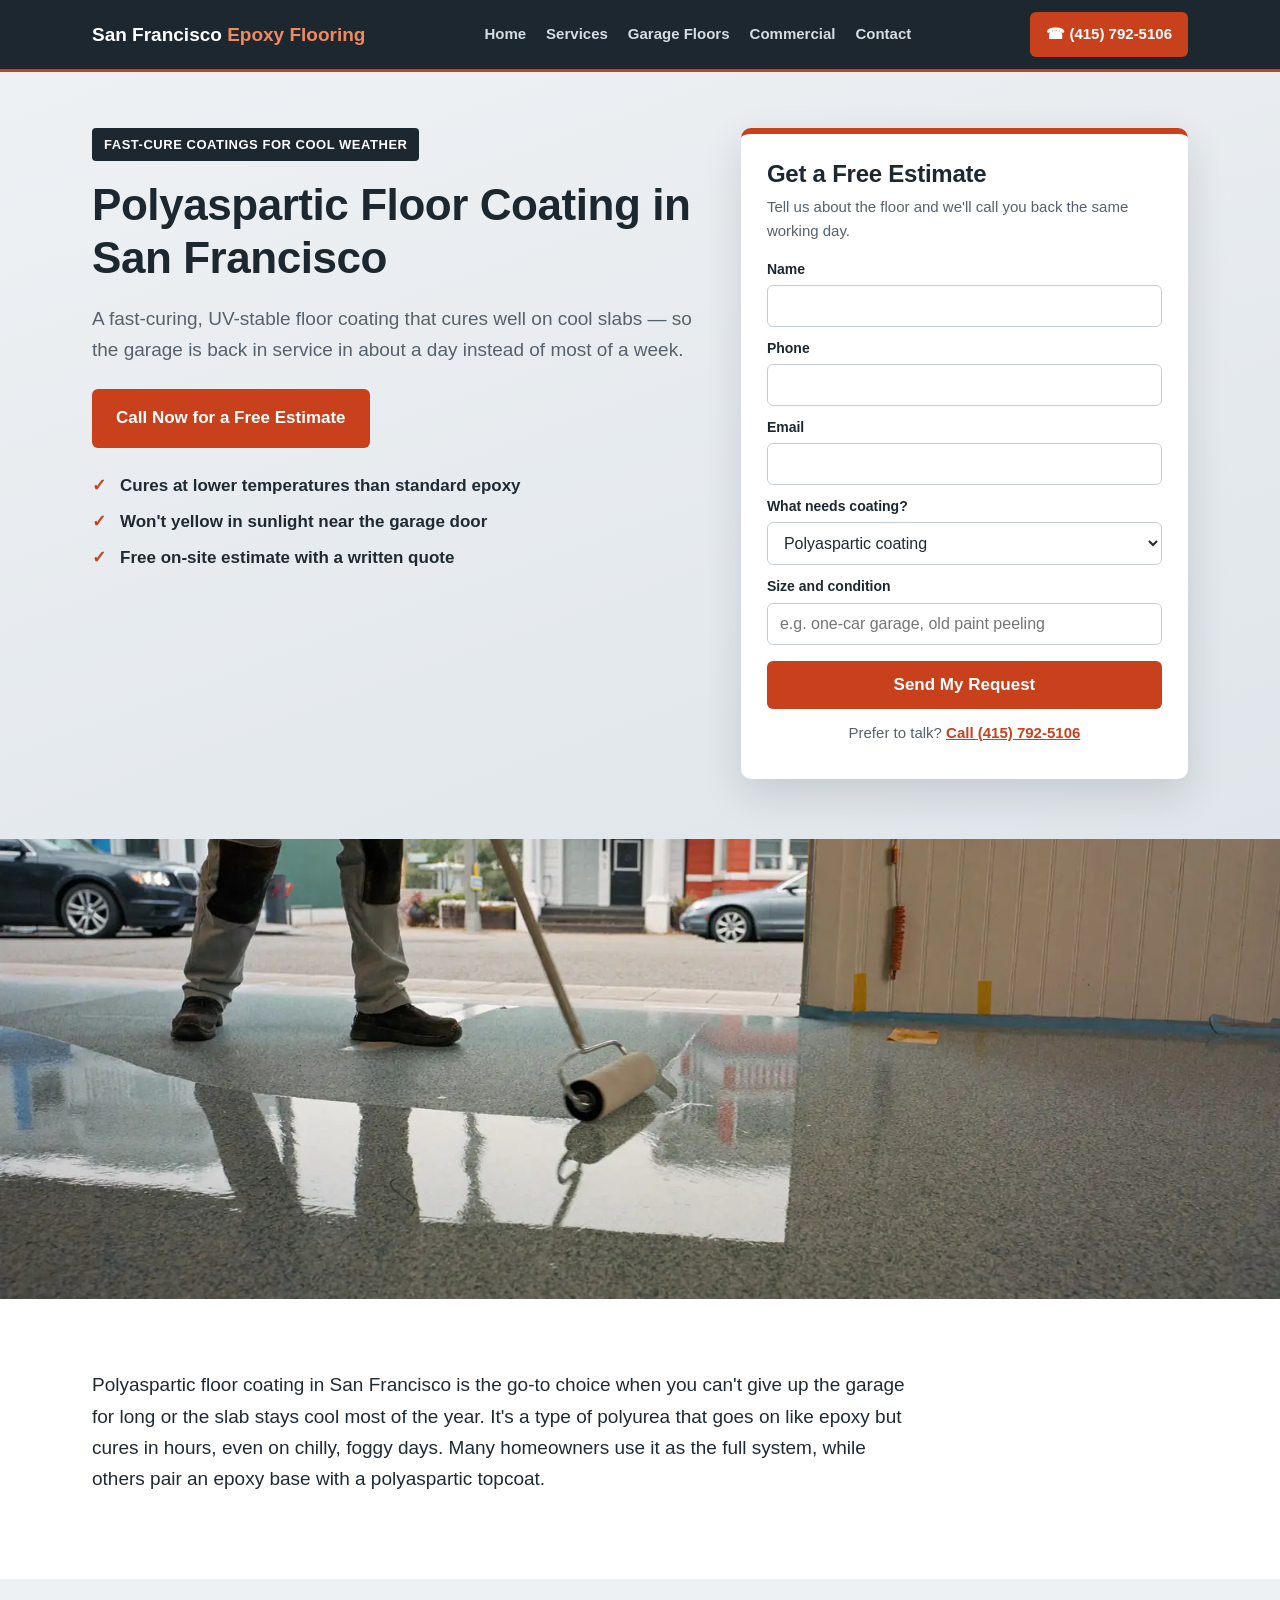
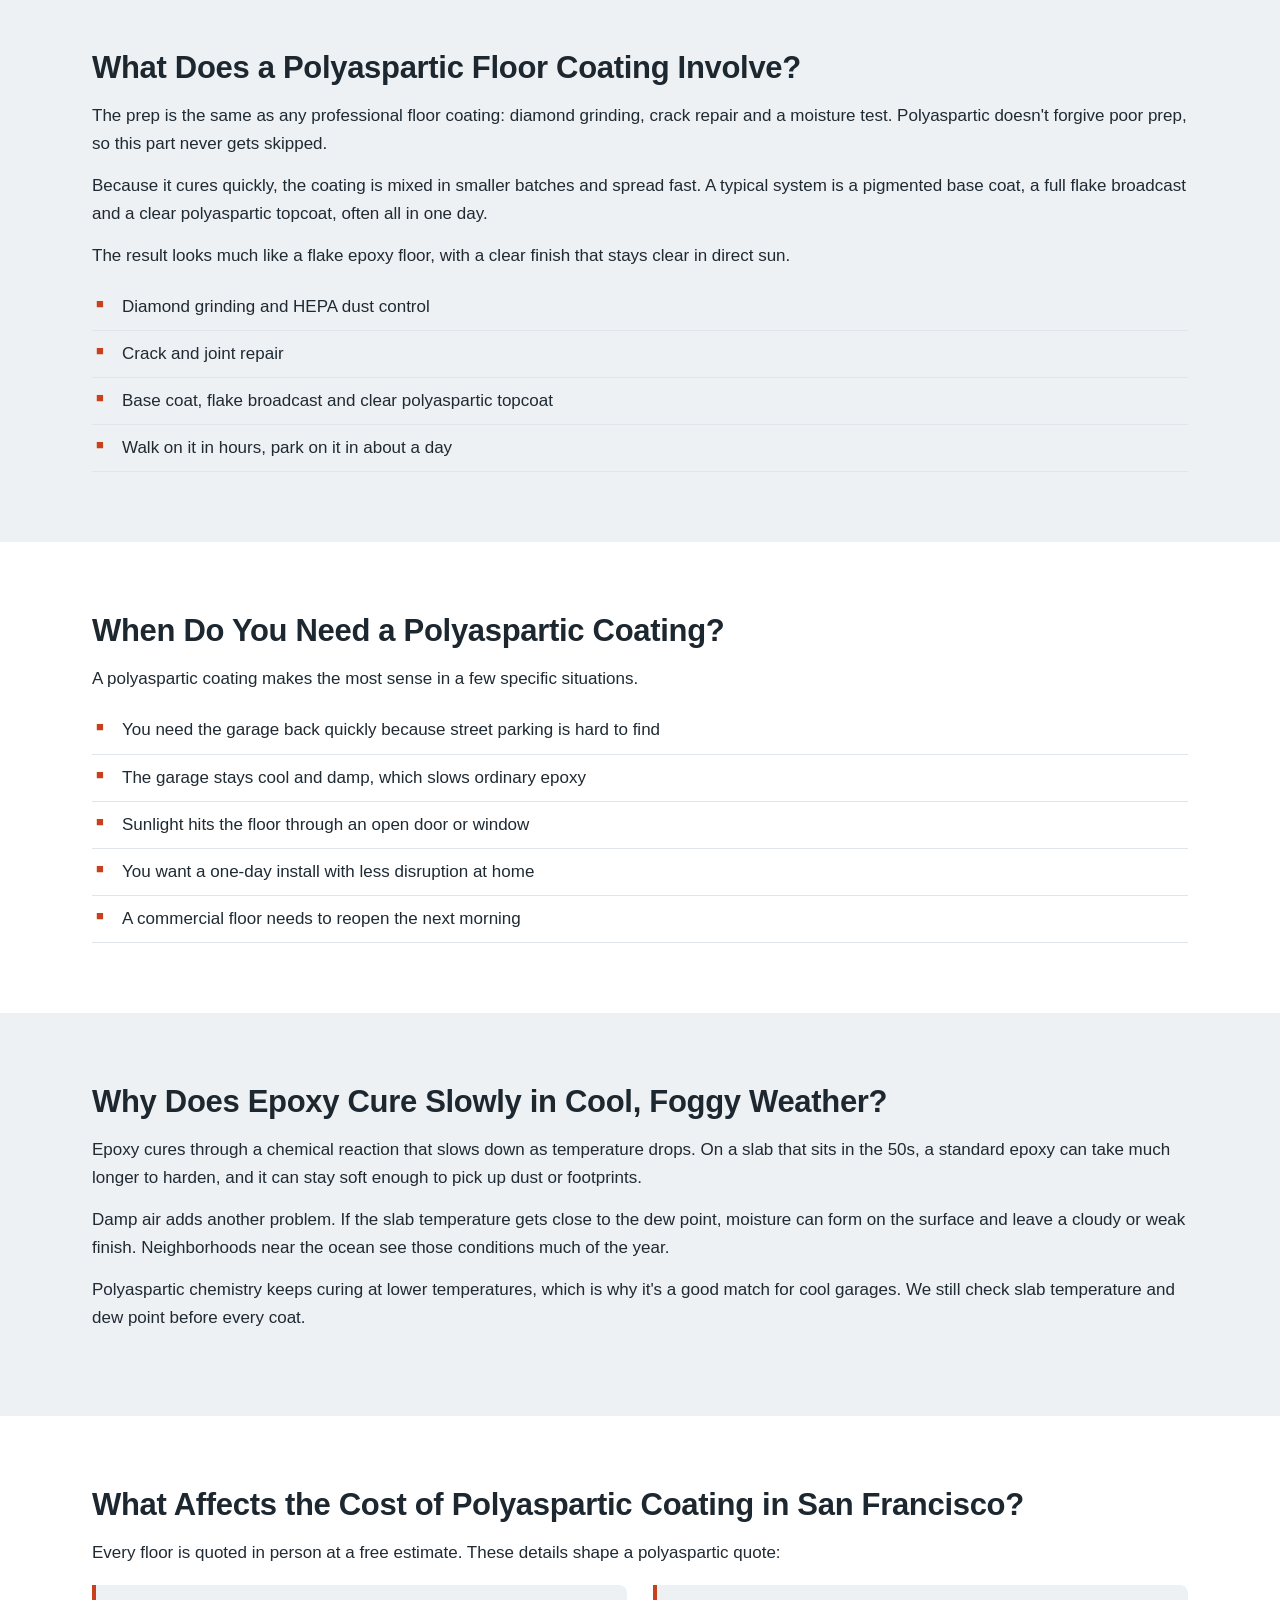
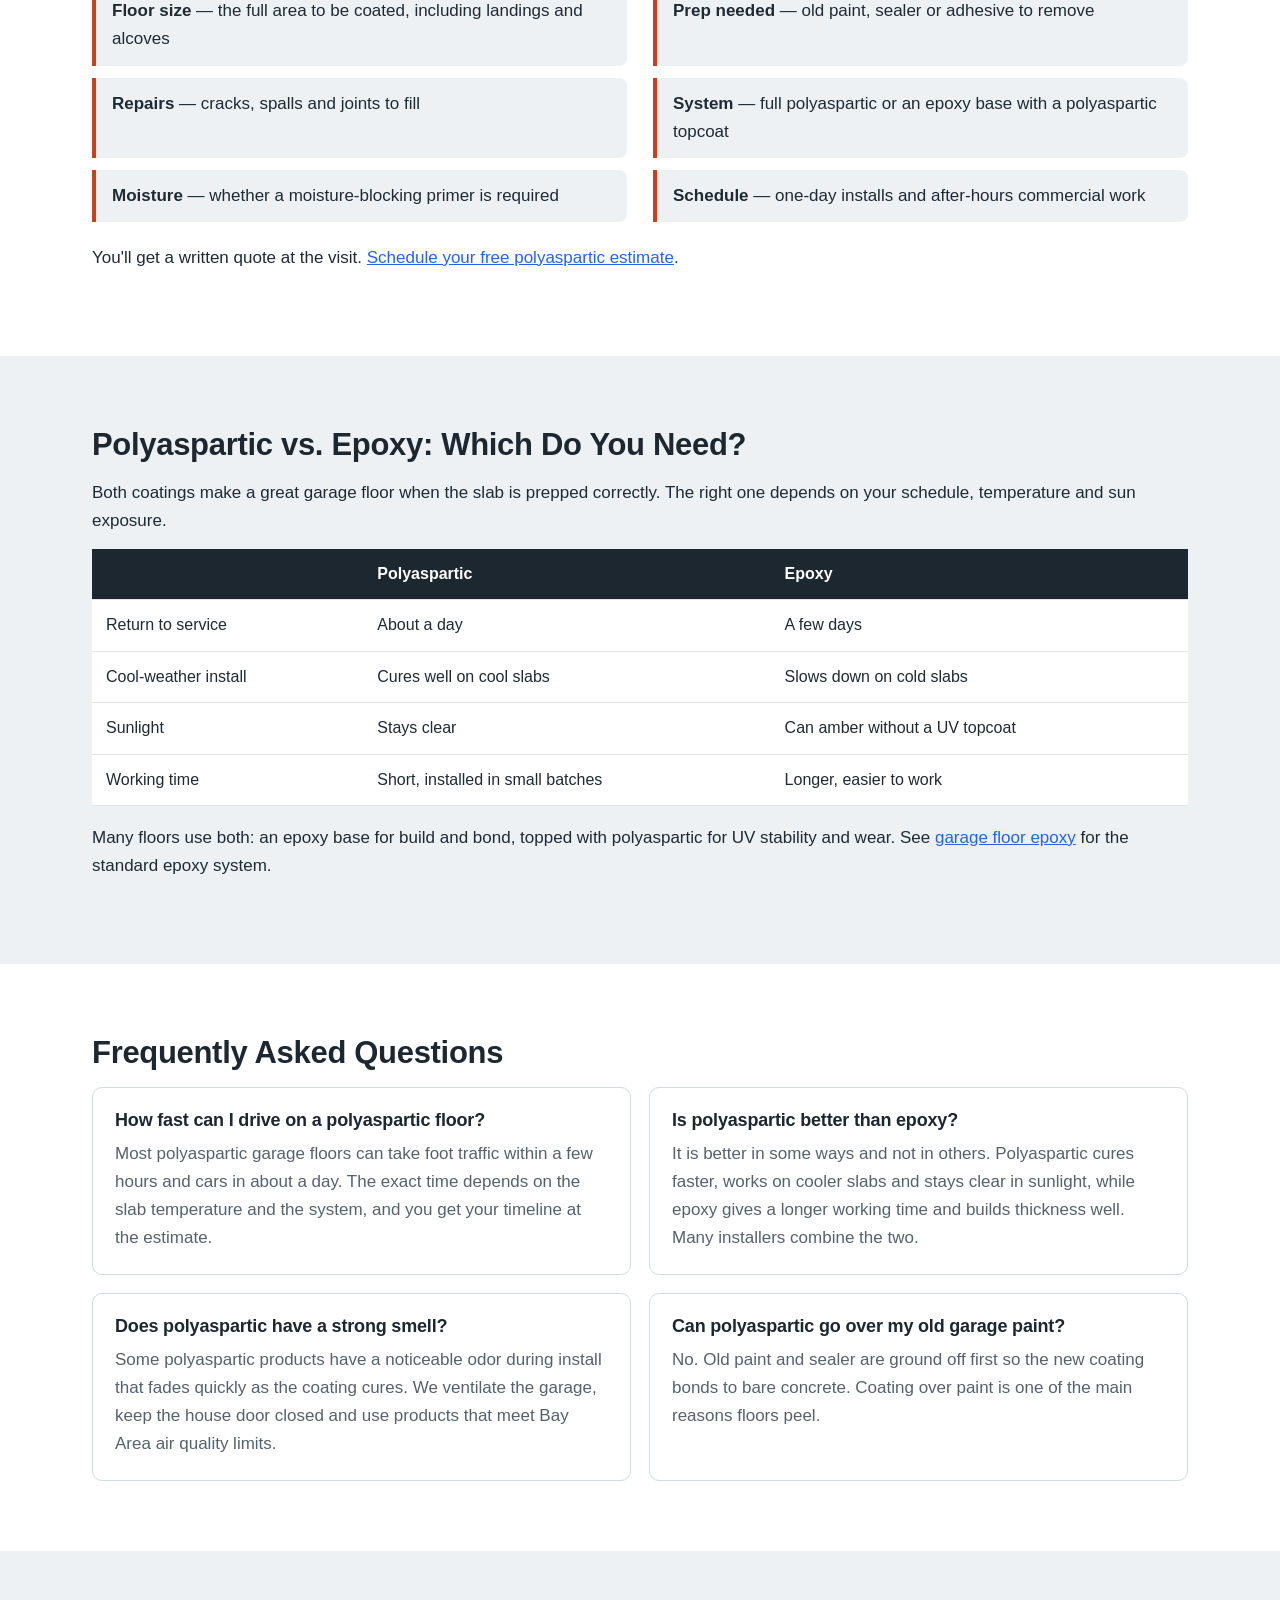
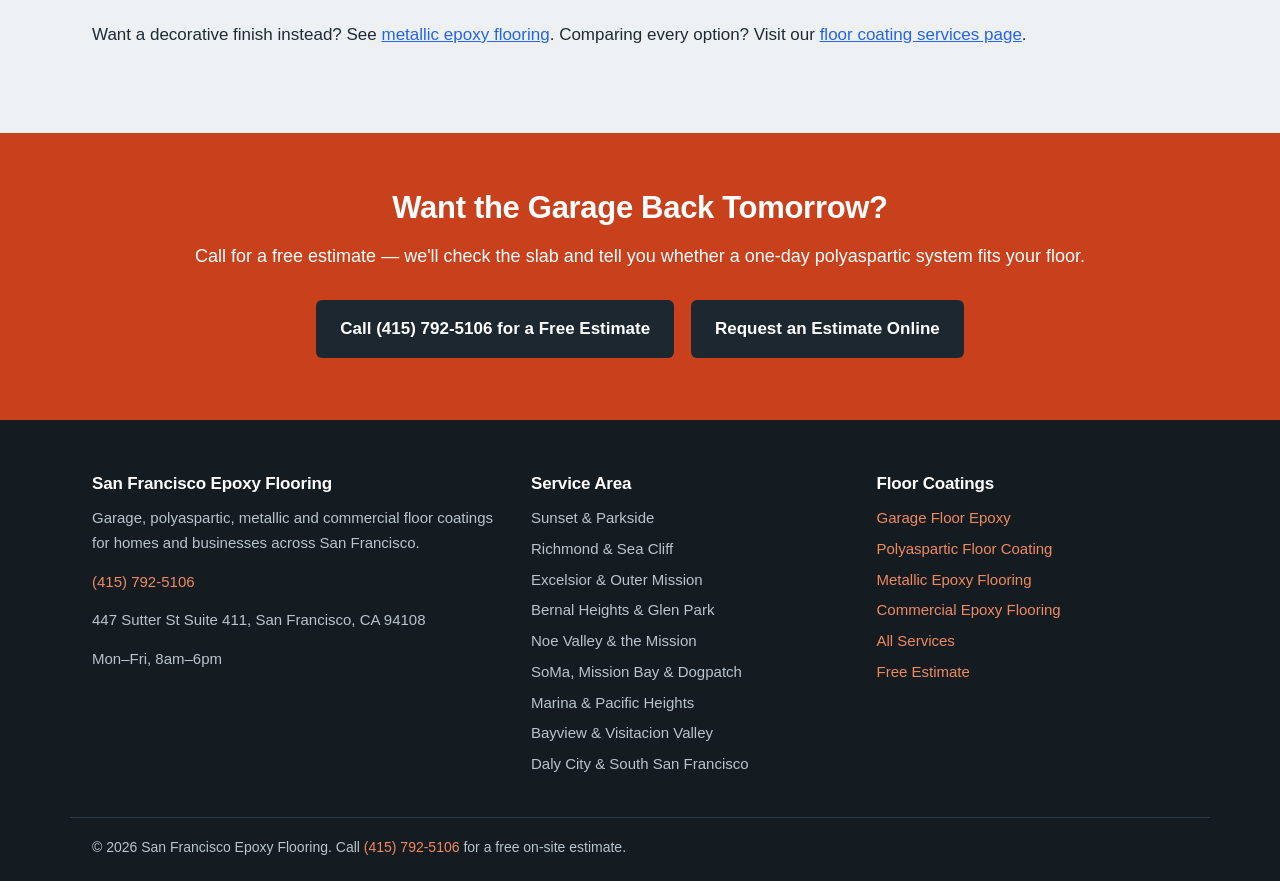
<file: polyaspartic-floor-coating-san-francisco.html>
<!DOCTYPE html>
<html lang="en">
<head>
<meta charset="utf-8">
<meta name="viewport" content="width=device-width, initial-scale=1">
<title>Polyaspartic Floor Coating in San Francisco | Free Quote</title>
<meta name="description" content="Polyaspartic floor coating in San Francisco. Cures in cool, foggy weather and many garages are back in use the next day. Free estimate: (415) 792-5106.">
<link rel="canonical" href="https://www.sanfranciscoepoxyflooring.com/polyaspartic-floor-coating-san-francisco.html">
<link rel="stylesheet" href="styles.css">
<script type="application/ld+json">
{
  "@context": "https://schema.org",
  "@type": "LocalBusiness",
  "name": "San Francisco Epoxy Flooring",
  "telephone": "+1-415-792-5106",
  "url": "https://www.sanfranciscoepoxyflooring.com/",
  "image": "https://www.sanfranciscoepoxyflooring.com/epoxy-flooring-san-francisco-hero.webp",
  "address": {
    "@type": "PostalAddress",
    "streetAddress": "447 Sutter St Suite 411",
    "addressLocality": "San Francisco",
    "addressRegion": "CA",
    "postalCode": "94108",
    "addressCountry": "US"
  },
  "areaServed": "San Francisco, CA",
  "description": "Polyaspartic Floor Coating in San Francisco, CA",
  "openingHours": "Mo-Fr 08:00-18:00"
}
</script>
<script type="application/ld+json">
{
  "@context": "https://schema.org",
  "@type": "FAQPage",
  "mainEntity": [
    {
      "@type": "Question",
      "name": "How fast can I drive on a polyaspartic floor?",
      "acceptedAnswer": {
        "@type": "Answer",
        "text": "Most polyaspartic garage floors can take foot traffic within a few hours and cars in about a day. The exact time depends on the slab temperature and the system, and you get your timeline at the estimate."
      }
    },
    {
      "@type": "Question",
      "name": "Is polyaspartic better than epoxy?",
      "acceptedAnswer": {
        "@type": "Answer",
        "text": "It is better in some ways and not in others. Polyaspartic cures faster, works on cooler slabs and stays clear in sunlight, while epoxy gives a longer working time and builds thickness well. Many installers combine the two."
      }
    },
    {
      "@type": "Question",
      "name": "Does polyaspartic have a strong smell?",
      "acceptedAnswer": {
        "@type": "Answer",
        "text": "Some polyaspartic products have a noticeable odor during install that fades quickly as the coating cures. We ventilate the garage, keep the house door closed and use products that meet Bay Area air quality limits."
      }
    },
    {
      "@type": "Question",
      "name": "Can polyaspartic go over my old garage paint?",
      "acceptedAnswer": {
        "@type": "Answer",
        "text": "No. Old paint and sealer are ground off first so the new coating bonds to bare concrete. Coating over paint is one of the main reasons floors peel."
      }
    }
  ]
}
</script>
</head>
<body>

<!-- NAV -->
<nav class="nav">
  <div class="nav-inner">
    <a class="brand" href="/">San Francisco <span>Epoxy Flooring</span></a>
    <div class="nav-links">
      <a href="/">Home</a>
      <a href="services.html">Services</a>
      <a href="garage-floor-epoxy-san-francisco.html">Garage Floors</a>
      <a href="commercial-epoxy-flooring-san-francisco.html">Commercial</a>
      <a href="contact.html">Contact</a>
    </div>
    <a class="nav-cta" href="tel:+14157925106">&#9742; (415) 792-5106</a>
  </div>
</nav>

<header class="hero">
  <div class="wrap hero-grid">
    <div class="hero-copy">
      <span class="eyebrow">Fast-cure coatings for cool weather</span>
      <h1>Polyaspartic Floor Coating in San Francisco</h1>
      <p class="hero-sub">A fast-curing, UV-stable floor coating that cures well on cool slabs &mdash; so the garage is back in service in about a day instead of most of a week.</p>
      <a class="btn" href="tel:+14157925106">Call Now for a Free Estimate</a>
      <ul class="hero-points">
        <li>Cures at lower temperatures than standard epoxy</li>
        <li>Won't yellow in sunlight near the garage door</li>
        <li>Free on-site estimate with a written quote</li>
      </ul>
    </div>
    <div class="hero-form">
      <h2>Get a Free Estimate</h2>
      <p class="form-note">Tell us about the floor and we'll call you back the same working day.</p>
      <form action="https://formspree.io/f/xkjoogpb" method="POST">
        <input type="hidden" name="_subject" value="New Lead &mdash; Polyaspartic Floor Coating in San Francisco">
        <label for="hf-name">Name</label>
        <input type="text" id="hf-name" name="name" autocomplete="name" required>
        <label for="hf-phone">Phone</label>
        <input type="tel" id="hf-phone" name="phone" autocomplete="tel" required>
        <label for="hf-email">Email</label>
        <input type="email" id="hf-email" name="email" autocomplete="email">
        <label for="hf-service">What needs coating?</label>
        <select id="hf-service" name="service">
          <option>Garage floor</option>
          <option selected>Polyaspartic coating</option>
          <option>Metallic epoxy floor</option>
          <option>Commercial or kitchen floor</option>
          <option>Other / not sure</option>
        </select>
        <label for="hf-details">Size and condition</label>
        <input type="text" id="hf-details" name="details" placeholder="e.g. one-car garage, old paint peeling">
        <input type="text" name="_gotcha" style="display:none" tabindex="-1" autocomplete="off">
        <button type="submit">Send My Request</button>
      </form>
      <p class="form-alt">Prefer to talk? <a href="tel:+14157925106">Call (415) 792-5106</a></p>
    </div>
  </div>
</header>

<section class="hero-band">
  <img src="polyaspartic-floor-coating-san-francisco.webp" alt="Installer rolling a clear glossy polyaspartic topcoat across a flake garage floor" width="1600" height="1200">
</section>

<section class="section">
  <div class="wrap">
    <p class="intro">Polyaspartic floor coating in San Francisco is the go-to choice when you can't give up the garage for long or the slab stays cool most of the year. It's a type of polyurea that goes on like epoxy but cures in hours, even on chilly, foggy days. Many homeowners use it as the full system, while others pair an epoxy base with a polyaspartic topcoat.</p>
  </div>
</section>

<section class="section alt">
  <div class="wrap">
    <h2>What Does a Polyaspartic Floor Coating Involve?</h2>
    <p>The prep is the same as any professional floor coating: diamond grinding, crack repair and a moisture test. Polyaspartic doesn't forgive poor prep, so this part never gets skipped.</p>
    <p>Because it cures quickly, the coating is mixed in smaller batches and spread fast. A typical system is a pigmented base coat, a full flake broadcast and a clear polyaspartic topcoat, often all in one day.</p>
    <p>The result looks much like a flake epoxy floor, with a clear finish that stays clear in direct sun.</p>
    <ul class="ticks">
      <li>Diamond grinding and HEPA dust control</li>
      <li>Crack and joint repair</li>
      <li>Base coat, flake broadcast and clear polyaspartic topcoat</li>
      <li>Walk on it in hours, park on it in about a day</li>
    </ul>
  </div>
</section>

<section class="section">
  <div class="wrap">
    <h2>When Do You Need a Polyaspartic Coating?</h2>
    <p>A polyaspartic coating makes the most sense in a few specific situations.</p>
    <ul class="ticks">
      <li>You need the garage back quickly because street parking is hard to find</li>
      <li>The garage stays cool and damp, which slows ordinary epoxy</li>
      <li>Sunlight hits the floor through an open door or window</li>
      <li>You want a one-day install with less disruption at home</li>
      <li>A commercial floor needs to reopen the next morning</li>
    </ul>
  </div>
</section>

<section class="section alt">
  <div class="wrap">
    <h2>Why Does Epoxy Cure Slowly in Cool, Foggy Weather?</h2>
    <p>Epoxy cures through a chemical reaction that slows down as temperature drops. On a slab that sits in the 50s, a standard epoxy can take much longer to harden, and it can stay soft enough to pick up dust or footprints.</p>
    <p>Damp air adds another problem. If the slab temperature gets close to the dew point, moisture can form on the surface and leave a cloudy or weak finish. Neighborhoods near the ocean see those conditions much of the year.</p>
    <p>Polyaspartic chemistry keeps curing at lower temperatures, which is why it's a good match for cool garages. We still check slab temperature and dew point before every coat.</p>
  </div>
</section>

<section class="section">
  <div class="wrap">
    <h2>What Affects the Cost of Polyaspartic Coating in San Francisco?</h2>
    <p>Every floor is quoted in person at a free estimate. These details shape a polyaspartic quote:</p>
    <ul class="factors">
      <li><strong>Floor size</strong> &mdash; the full area to be coated, including landings and alcoves</li>
      <li><strong>Prep needed</strong> &mdash; old paint, sealer or adhesive to remove</li>
      <li><strong>Repairs</strong> &mdash; cracks, spalls and joints to fill</li>
      <li><strong>System</strong> &mdash; full polyaspartic or an epoxy base with a polyaspartic topcoat</li>
      <li><strong>Moisture</strong> &mdash; whether a moisture-blocking primer is required</li>
      <li><strong>Schedule</strong> &mdash; one-day installs and after-hours commercial work</li>
    </ul>
    <p>You'll get a written quote at the visit. <a href="contact.html" style="color: #2563eb; text-decoration: underline;">Schedule your free polyaspartic estimate</a>.</p>
  </div>
</section>

<section class="section alt">
  <div class="wrap">
    <h2>Polyaspartic vs. Epoxy: Which Do You Need?</h2>
    <p>Both coatings make a great garage floor when the slab is prepped correctly. The right one depends on your schedule, temperature and sun exposure.</p>
    <table class="compare">
      <tr><th></th><th>Polyaspartic</th><th>Epoxy</th></tr>
      <tr><td>Return to service</td><td>About a day</td><td>A few days</td></tr>
      <tr><td>Cool-weather install</td><td>Cures well on cool slabs</td><td>Slows down on cold slabs</td></tr>
      <tr><td>Sunlight</td><td>Stays clear</td><td>Can amber without a UV topcoat</td></tr>
      <tr><td>Working time</td><td>Short, installed in small batches</td><td>Longer, easier to work</td></tr>
    </table>
    <p>Many floors use both: an epoxy base for build and bond, topped with polyaspartic for UV stability and wear. See <a href="garage-floor-epoxy-san-francisco.html" style="color: #2563eb; text-decoration: underline;">garage floor epoxy</a> for the standard epoxy system.</p>
  </div>
</section>

<!-- FAQ -->
<section class="section">
  <div class="wrap">
    <h2>Frequently Asked Questions</h2>
    <div class="faq-list">
      <div class="faq-item">
        <h3>How fast can I drive on a polyaspartic floor?</h3>
        <p>Most polyaspartic garage floors can take foot traffic within a few hours and cars in about a day. The exact time depends on the slab temperature and the system, and you get your timeline at the estimate.</p>
      </div>
      <div class="faq-item">
        <h3>Is polyaspartic better than epoxy?</h3>
        <p>It is better in some ways and not in others. Polyaspartic cures faster, works on cooler slabs and stays clear in sunlight, while epoxy gives a longer working time and builds thickness well. Many installers combine the two.</p>
      </div>
      <div class="faq-item">
        <h3>Does polyaspartic have a strong smell?</h3>
        <p>Some polyaspartic products have a noticeable odor during install that fades quickly as the coating cures. We ventilate the garage, keep the house door closed and use products that meet Bay Area air quality limits.</p>
      </div>
      <div class="faq-item">
        <h3>Can polyaspartic go over my old garage paint?</h3>
        <p>No. Old paint and sealer are ground off first so the new coating bonds to bare concrete. Coating over paint is one of the main reasons floors peel.</p>
      </div>
    </div>
  </div>
</section>

<section class="section alt">
  <div class="wrap">
    <p>Want a decorative finish instead? See <a href="metallic-epoxy-flooring-san-francisco.html" style="color: #2563eb; text-decoration: underline;">metallic epoxy flooring</a>. Comparing every option? Visit our <a href="services.html" style="color: #2563eb; text-decoration: underline;">floor coating services page</a>.</p>
  </div>
</section>

<!-- CTA -->
<section class="cta-band">
  <div class="wrap">
    <h2>Want the Garage Back Tomorrow?</h2>
    <p>Call for a free estimate &mdash; we'll check the slab and tell you whether a one-day polyaspartic system fits your floor.</p>
    <a class="btn" href="tel:+14157925106">Call (415) 792-5106 for a Free Estimate</a>
    <a class="btn" href="contact.html">Request an Estimate Online</a>
  </div>
</section>

<!-- FOOTER -->
<footer class="footer">
  <div class="wrap footer-grid">
    <div>
      <h3>San Francisco Epoxy Flooring</h3>
      <p>Garage, polyaspartic, metallic and commercial floor coatings for homes and businesses across San Francisco.</p>
      <p><a href="tel:+14157925106">(415) 792-5106</a></p>
      <p>447 Sutter St Suite 411, San Francisco, CA 94108</p>
      <p>Mon&ndash;Fri, 8am&ndash;6pm</p>
    </div>
    <div>
      <h3>Service Area</h3>
      <ul>
        <li>Sunset &amp; Parkside</li>
        <li>Richmond &amp; Sea Cliff</li>
        <li>Excelsior &amp; Outer Mission</li>
        <li>Bernal Heights &amp; Glen Park</li>
        <li>Noe Valley &amp; the Mission</li>
        <li>SoMa, Mission Bay &amp; Dogpatch</li>
        <li>Marina &amp; Pacific Heights</li>
        <li>Bayview &amp; Visitacion Valley</li>
        <li>Daly City &amp; South San Francisco</li>
      </ul>
    </div>
    <div>
      <h3>Floor Coatings</h3>
      <ul>
        <li><a href="garage-floor-epoxy-san-francisco.html">Garage Floor Epoxy</a></li>
        <li><a href="polyaspartic-floor-coating-san-francisco.html">Polyaspartic Floor Coating</a></li>
        <li><a href="metallic-epoxy-flooring-san-francisco.html">Metallic Epoxy Flooring</a></li>
        <li><a href="commercial-epoxy-flooring-san-francisco.html">Commercial Epoxy Flooring</a></li>
        <li><a href="services.html">All Services</a></li>
        <li><a href="contact.html">Free Estimate</a></li>
      </ul>
    </div>
  </div>
  <div class="wrap footer-bottom">&copy; 2026 San Francisco Epoxy Flooring. Call <a href="tel:+14157925106">(415) 792-5106</a> for a free on-site estimate.</div>
</footer>

</body>
</html>
</file>
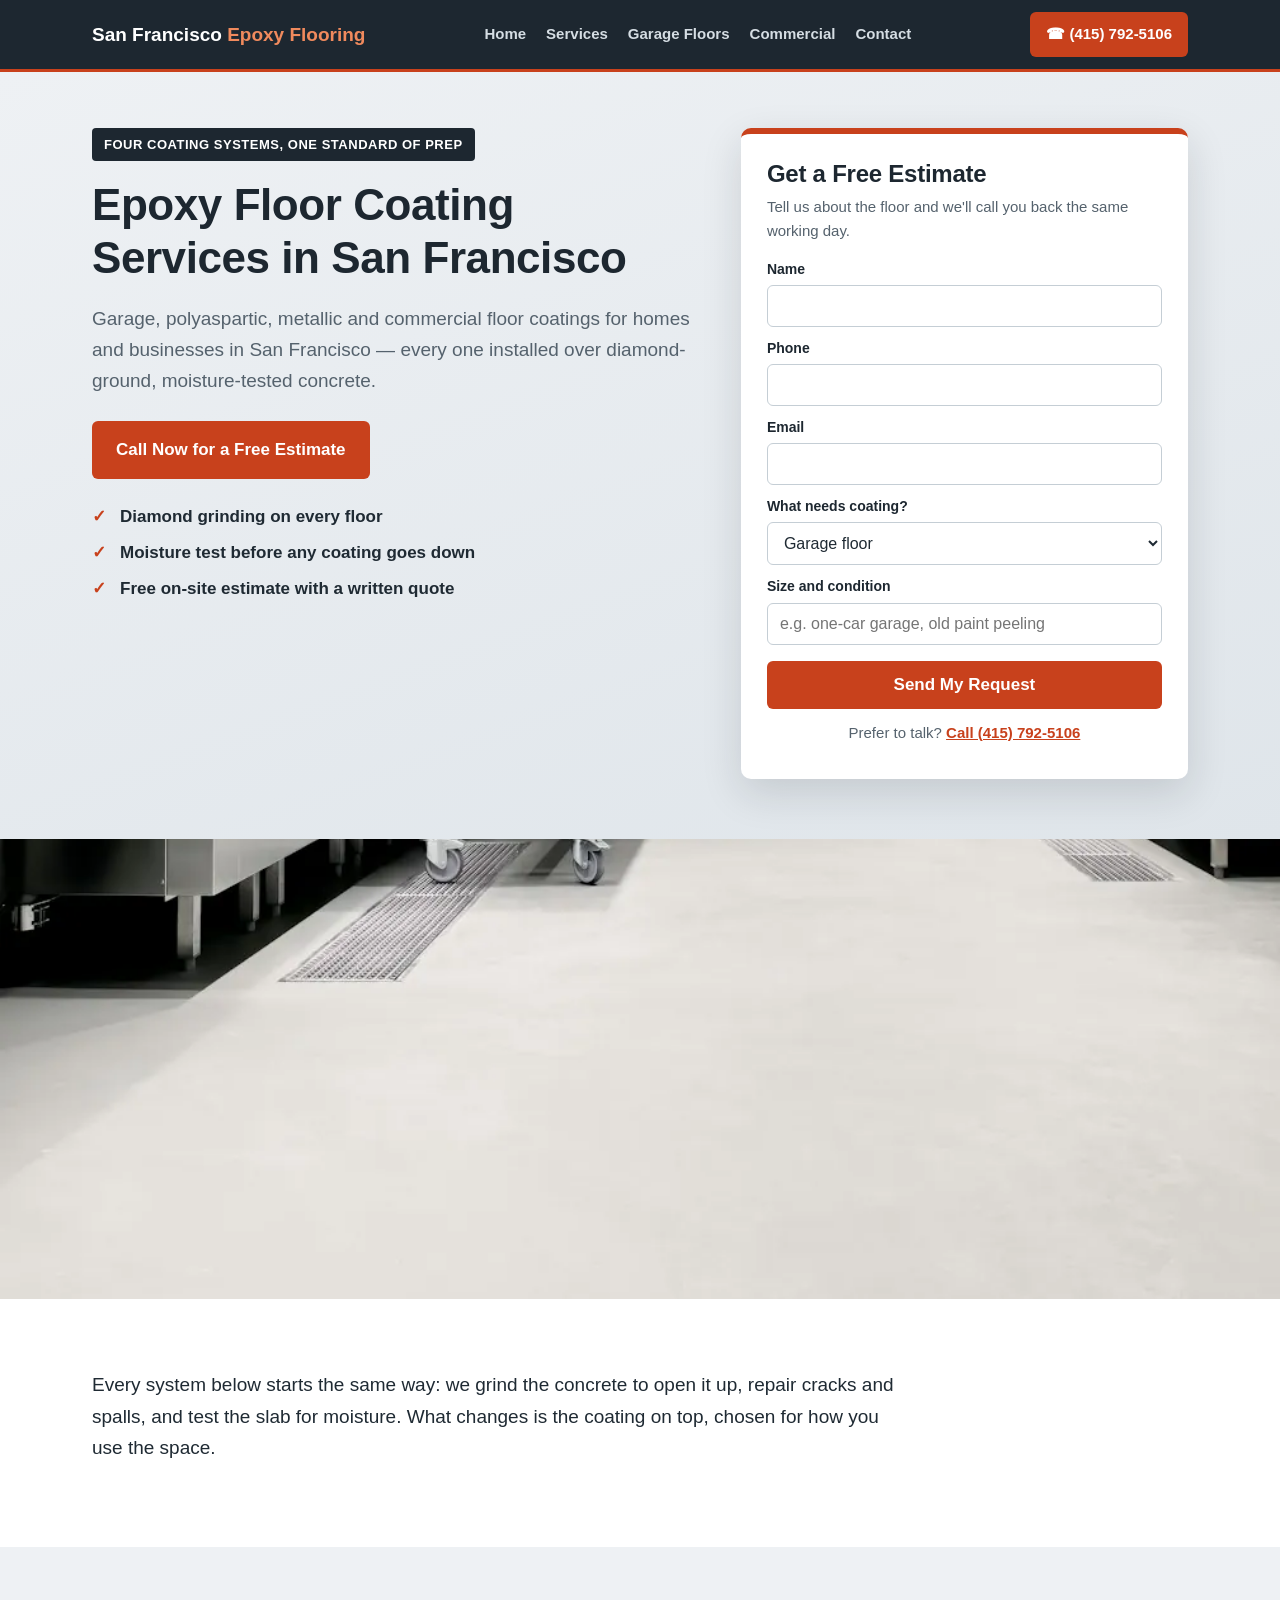
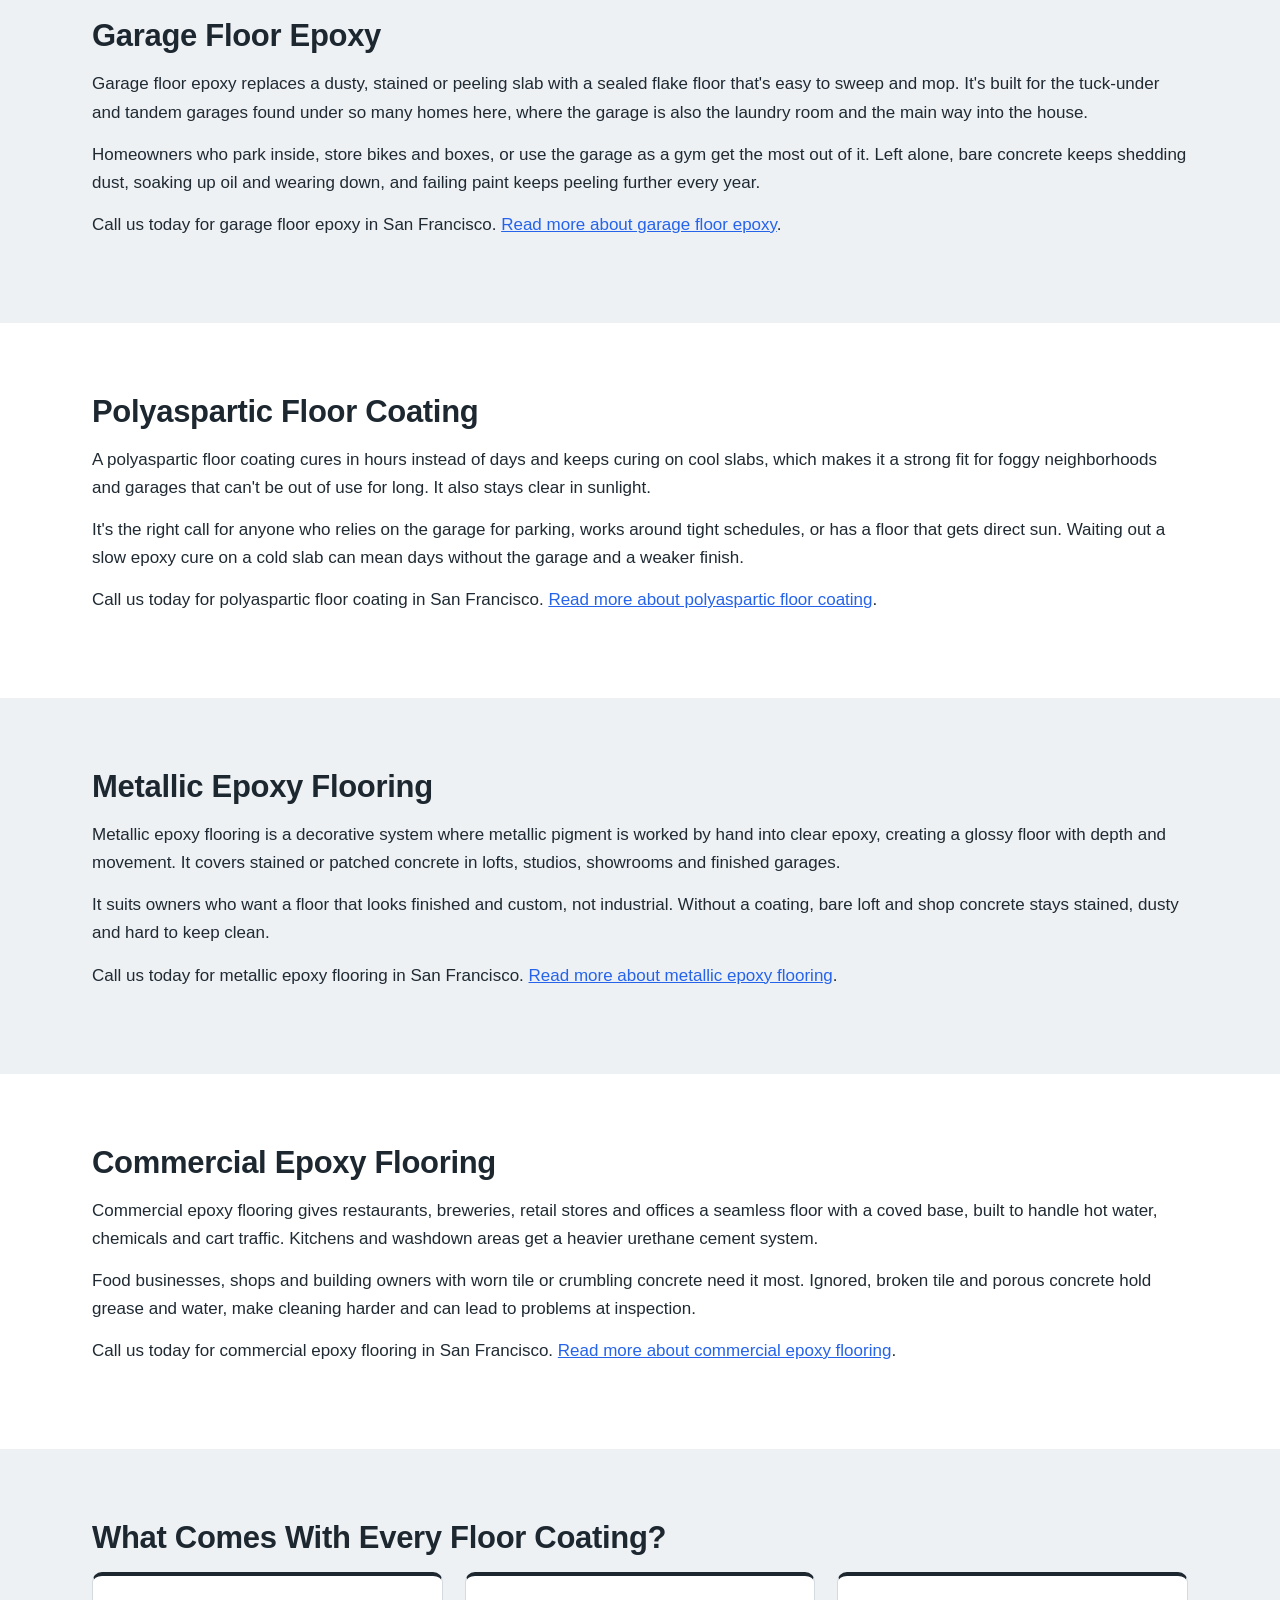
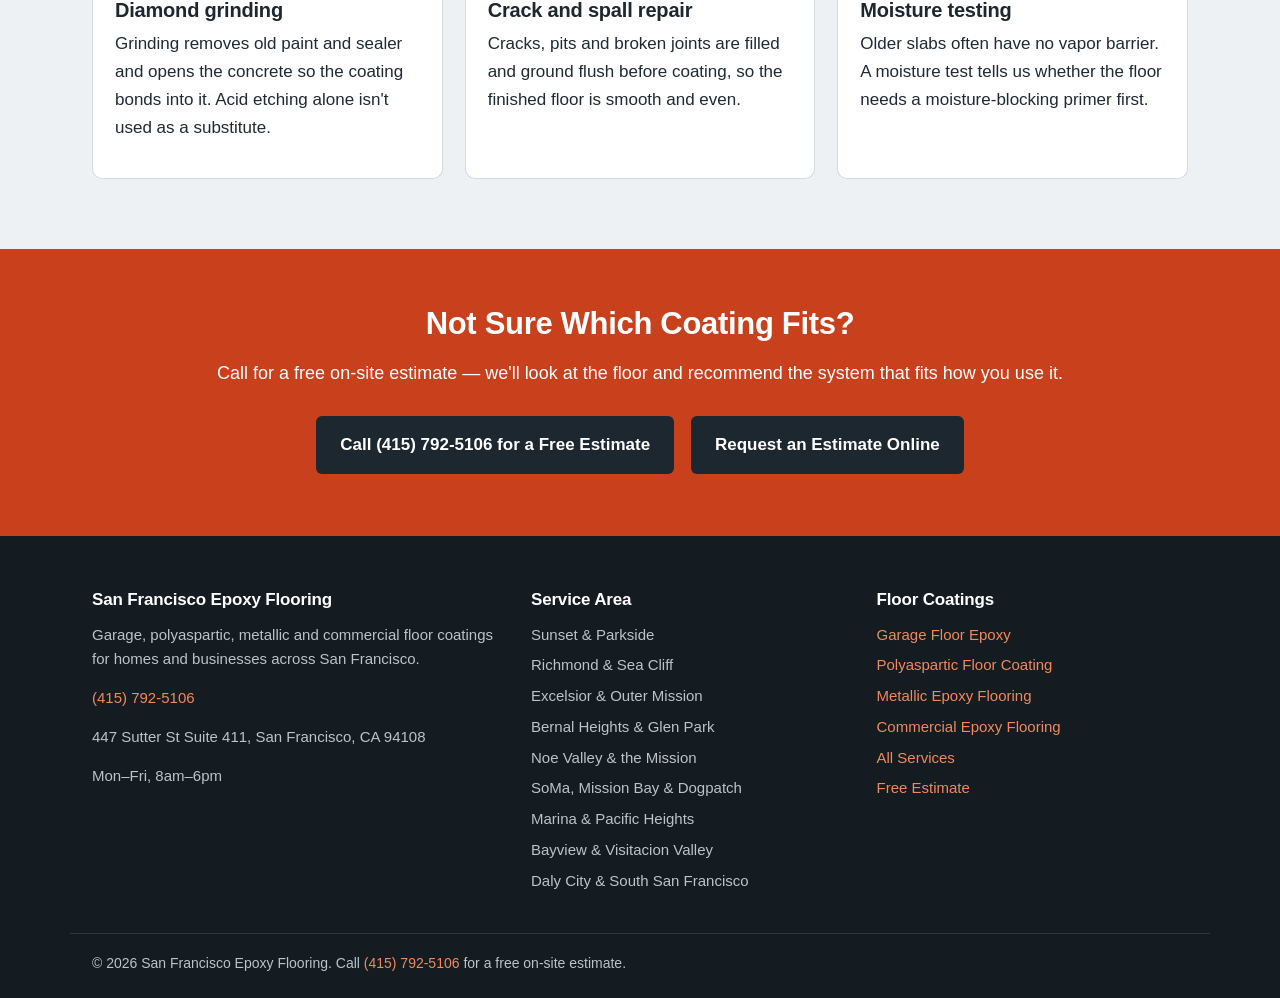
<file: services.html>
<!DOCTYPE html>
<html lang="en">
<head>
<meta charset="utf-8">
<meta name="viewport" content="width=device-width, initial-scale=1">
<title>Epoxy Floor Coating Services in San Francisco, CA</title>
<meta name="description" content="Garage floor epoxy, polyaspartic, metallic and commercial floor coatings in San Francisco, CA. Free on-site estimates: (415) 792-5106.">
<link rel="canonical" href="https://www.sanfranciscoepoxyflooring.com/services.html">
<link rel="stylesheet" href="styles.css">
<script type="application/ld+json">
{
  "@context": "https://schema.org",
  "@type": "LocalBusiness",
  "name": "San Francisco Epoxy Flooring",
  "telephone": "+1-415-792-5106",
  "url": "https://www.sanfranciscoepoxyflooring.com/",
  "image": "https://www.sanfranciscoepoxyflooring.com/epoxy-flooring-san-francisco-hero.webp",
  "address": {
    "@type": "PostalAddress",
    "streetAddress": "447 Sutter St Suite 411",
    "addressLocality": "San Francisco",
    "addressRegion": "CA",
    "postalCode": "94108",
    "addressCountry": "US"
  },
  "areaServed": "San Francisco, CA",
  "description": "Epoxy flooring in San Francisco, CA",
  "openingHours": "Mo-Fr 08:00-18:00"
}
</script>
<script type="application/ld+json">
{
  "@context": "https://schema.org",
  "@type": "Service",
  "serviceType": "Garage Floor Epoxy",
  "areaServed": "San Francisco",
  "provider": {
    "@type": "LocalBusiness",
    "name": "San Francisco Epoxy Flooring"
  }
}
</script>
<script type="application/ld+json">
{
  "@context": "https://schema.org",
  "@type": "Service",
  "serviceType": "Polyaspartic Floor Coating",
  "areaServed": "San Francisco",
  "provider": {
    "@type": "LocalBusiness",
    "name": "San Francisco Epoxy Flooring"
  }
}
</script>
<script type="application/ld+json">
{
  "@context": "https://schema.org",
  "@type": "Service",
  "serviceType": "Metallic Epoxy Flooring",
  "areaServed": "San Francisco",
  "provider": {
    "@type": "LocalBusiness",
    "name": "San Francisco Epoxy Flooring"
  }
}
</script>
<script type="application/ld+json">
{
  "@context": "https://schema.org",
  "@type": "Service",
  "serviceType": "Commercial Epoxy Flooring",
  "areaServed": "San Francisco",
  "provider": {
    "@type": "LocalBusiness",
    "name": "San Francisco Epoxy Flooring"
  }
}
</script>
</head>
<body>

<!-- NAV -->
<nav class="nav">
  <div class="nav-inner">
    <a class="brand" href="/">San Francisco <span>Epoxy Flooring</span></a>
    <div class="nav-links">
      <a href="/">Home</a>
      <a href="services.html">Services</a>
      <a href="garage-floor-epoxy-san-francisco.html">Garage Floors</a>
      <a href="commercial-epoxy-flooring-san-francisco.html">Commercial</a>
      <a href="contact.html">Contact</a>
    </div>
    <a class="nav-cta" href="tel:+14157925106">&#9742; (415) 792-5106</a>
  </div>
</nav>

<header class="hero">
  <div class="wrap hero-grid">
    <div class="hero-copy">
      <span class="eyebrow">Four coating systems, one standard of prep</span>
      <h1>Epoxy Floor Coating Services in San Francisco</h1>
      <p class="hero-sub">Garage, polyaspartic, metallic and commercial floor coatings for homes and businesses in San Francisco &mdash; every one installed over diamond-ground, moisture-tested concrete.</p>
      <a class="btn" href="tel:+14157925106">Call Now for a Free Estimate</a>
      <ul class="hero-points">
        <li>Diamond grinding on every floor</li>
        <li>Moisture test before any coating goes down</li>
        <li>Free on-site estimate with a written quote</li>
      </ul>
    </div>
    <div class="hero-form">
      <h2>Get a Free Estimate</h2>
      <p class="form-note">Tell us about the floor and we'll call you back the same working day.</p>
      <form action="https://formspree.io/f/xkjoogpb" method="POST">
        <input type="hidden" name="_subject" value="New Lead &mdash; Floor Coating Services in San Francisco">
        <label for="hf-name">Name</label>
        <input type="text" id="hf-name" name="name" autocomplete="name" required>
        <label for="hf-phone">Phone</label>
        <input type="tel" id="hf-phone" name="phone" autocomplete="tel" required>
        <label for="hf-email">Email</label>
        <input type="email" id="hf-email" name="email" autocomplete="email">
        <label for="hf-service">What needs coating?</label>
        <select id="hf-service" name="service">
          <option>Garage floor</option>
          <option>Polyaspartic coating</option>
          <option>Metallic epoxy floor</option>
          <option>Commercial or kitchen floor</option>
          <option>Other / not sure</option>
        </select>
        <label for="hf-details">Size and condition</label>
        <input type="text" id="hf-details" name="details" placeholder="e.g. one-car garage, old paint peeling">
        <input type="text" name="_gotcha" style="display:none" tabindex="-1" autocomplete="off">
        <button type="submit">Send My Request</button>
      </form>
      <p class="form-alt">Prefer to talk? <a href="tel:+14157925106">Call (415) 792-5106</a></p>
    </div>
  </div>
</header>

<section class="hero-band">
  <img src="floor-coating-application-san-francisco.webp" alt="Seamless light gray coated floor in a commercial kitchen with stainless carts and trench drains" width="1008" height="672">
</section>

<section class="section">
  <div class="wrap">
    <p class="intro">Every system below starts the same way: we grind the concrete to open it up, repair cracks and spalls, and test the slab for moisture. What changes is the coating on top, chosen for how you use the space.</p>
  </div>
</section>

<section class="section alt">
  <div class="wrap">
    <h2>Garage Floor Epoxy</h2>
    <p>Garage floor epoxy replaces a dusty, stained or peeling slab with a sealed flake floor that's easy to sweep and mop. It's built for the tuck-under and tandem garages found under so many homes here, where the garage is also the laundry room and the main way into the house.</p>
    <p>Homeowners who park inside, store bikes and boxes, or use the garage as a gym get the most out of it. Left alone, bare concrete keeps shedding dust, soaking up oil and wearing down, and failing paint keeps peeling further every year.</p>
    <p>Call us today for garage floor epoxy in San Francisco. <a href="garage-floor-epoxy-san-francisco.html" style="color: #2563eb; text-decoration: underline;">Read more about garage floor epoxy</a>.</p>
  </div>
</section>

<section class="section">
  <div class="wrap">
    <h2>Polyaspartic Floor Coating</h2>
    <p>A polyaspartic floor coating cures in hours instead of days and keeps curing on cool slabs, which makes it a strong fit for foggy neighborhoods and garages that can't be out of use for long. It also stays clear in sunlight.</p>
    <p>It's the right call for anyone who relies on the garage for parking, works around tight schedules, or has a floor that gets direct sun. Waiting out a slow epoxy cure on a cold slab can mean days without the garage and a weaker finish.</p>
    <p>Call us today for polyaspartic floor coating in San Francisco. <a href="polyaspartic-floor-coating-san-francisco.html" style="color: #2563eb; text-decoration: underline;">Read more about polyaspartic floor coating</a>.</p>
  </div>
</section>

<section class="section alt">
  <div class="wrap">
    <h2>Metallic Epoxy Flooring</h2>
    <p>Metallic epoxy flooring is a decorative system where metallic pigment is worked by hand into clear epoxy, creating a glossy floor with depth and movement. It covers stained or patched concrete in lofts, studios, showrooms and finished garages.</p>
    <p>It suits owners who want a floor that looks finished and custom, not industrial. Without a coating, bare loft and shop concrete stays stained, dusty and hard to keep clean.</p>
    <p>Call us today for metallic epoxy flooring in San Francisco. <a href="metallic-epoxy-flooring-san-francisco.html" style="color: #2563eb; text-decoration: underline;">Read more about metallic epoxy flooring</a>.</p>
  </div>
</section>

<section class="section">
  <div class="wrap">
    <h2>Commercial Epoxy Flooring</h2>
    <p>Commercial epoxy flooring gives restaurants, breweries, retail stores and offices a seamless floor with a coved base, built to handle hot water, chemicals and cart traffic. Kitchens and washdown areas get a heavier urethane cement system.</p>
    <p>Food businesses, shops and building owners with worn tile or crumbling concrete need it most. Ignored, broken tile and porous concrete hold grease and water, make cleaning harder and can lead to problems at inspection.</p>
    <p>Call us today for commercial epoxy flooring in San Francisco. <a href="commercial-epoxy-flooring-san-francisco.html" style="color: #2563eb; text-decoration: underline;">Read more about commercial epoxy flooring</a>.</p>
  </div>
</section>

<section class="section alt">
  <div class="wrap">
    <h2>What Comes With Every Floor Coating?</h2>
    <div class="grid3">
      <div class="tile accent"><h3>Diamond grinding</h3><p>Grinding removes old paint and sealer and opens the concrete so the coating bonds into it. Acid etching alone isn't used as a substitute.</p></div>
      <div class="tile accent"><h3>Crack and spall repair</h3><p>Cracks, pits and broken joints are filled and ground flush before coating, so the finished floor is smooth and even.</p></div>
      <div class="tile accent"><h3>Moisture testing</h3><p>Older slabs often have no vapor barrier. A moisture test tells us whether the floor needs a moisture-blocking primer first.</p></div>
    </div>
  </div>
</section>

<!-- CTA -->
<section class="cta-band">
  <div class="wrap">
    <h2>Not Sure Which Coating Fits?</h2>
    <p>Call for a free on-site estimate &mdash; we'll look at the floor and recommend the system that fits how you use it.</p>
    <a class="btn" href="tel:+14157925106">Call (415) 792-5106 for a Free Estimate</a>
    <a class="btn" href="contact.html">Request an Estimate Online</a>
  </div>
</section>

<!-- FOOTER -->
<footer class="footer">
  <div class="wrap footer-grid">
    <div>
      <h3>San Francisco Epoxy Flooring</h3>
      <p>Garage, polyaspartic, metallic and commercial floor coatings for homes and businesses across San Francisco.</p>
      <p><a href="tel:+14157925106">(415) 792-5106</a></p>
      <p>447 Sutter St Suite 411, San Francisco, CA 94108</p>
      <p>Mon&ndash;Fri, 8am&ndash;6pm</p>
    </div>
    <div>
      <h3>Service Area</h3>
      <ul>
        <li>Sunset &amp; Parkside</li>
        <li>Richmond &amp; Sea Cliff</li>
        <li>Excelsior &amp; Outer Mission</li>
        <li>Bernal Heights &amp; Glen Park</li>
        <li>Noe Valley &amp; the Mission</li>
        <li>SoMa, Mission Bay &amp; Dogpatch</li>
        <li>Marina &amp; Pacific Heights</li>
        <li>Bayview &amp; Visitacion Valley</li>
        <li>Daly City &amp; South San Francisco</li>
      </ul>
    </div>
    <div>
      <h3>Floor Coatings</h3>
      <ul>
        <li><a href="garage-floor-epoxy-san-francisco.html">Garage Floor Epoxy</a></li>
        <li><a href="polyaspartic-floor-coating-san-francisco.html">Polyaspartic Floor Coating</a></li>
        <li><a href="metallic-epoxy-flooring-san-francisco.html">Metallic Epoxy Flooring</a></li>
        <li><a href="commercial-epoxy-flooring-san-francisco.html">Commercial Epoxy Flooring</a></li>
        <li><a href="services.html">All Services</a></li>
        <li><a href="contact.html">Free Estimate</a></li>
      </ul>
    </div>
  </div>
  <div class="wrap footer-bottom">&copy; 2026 San Francisco Epoxy Flooring. Call <a href="tel:+14157925106">(415) 792-5106</a> for a free on-site estimate.</div>
</footer>

</body>
</html>
</file>
<file: styles.css>
/* San Francisco Epoxy Flooring - fog slate + international orange */
:root {
  --slate: #1d2730;
  --slate-deep: #141b21;
  --orange: #c8411c;
  --orange-dark: #a83514;
  --fog: #eef1f4;
  --fog-mid: #dfe5ea;
  --ink: #1f2a33;
  --muted: #55626d;
  --white: #ffffff;
  --radius: 10px;
}

* { box-sizing: border-box; margin: 0; padding: 0; }

html { -webkit-text-size-adjust: 100%; }

body {
  font-family: "Avenir Next", "Segoe UI", -apple-system, BlinkMacSystemFont, Roboto, Helvetica, Arial, sans-serif;
  color: var(--ink);
  background: var(--white);
  line-height: 1.65;
  font-size: 17px;
}

img { max-width: 100%; height: auto; display: block; }
a { color: inherit; }

.wrap { max-width: 1140px; margin: 0 auto; padding: 0 22px; }

h1, h2, h3 { line-height: 1.2; color: var(--slate); font-weight: 800; letter-spacing: -0.01em; }
h1 { font-size: 44px; margin-bottom: 18px; }
h2 { font-size: 31px; margin-bottom: 16px; }
h3 { font-size: 20px; margin-bottom: 8px; }
p { margin-bottom: 14px; }

/* NAV */
.nav { position: sticky; top: 0; z-index: 50; background: var(--slate); border-bottom: 3px solid var(--orange); }
.nav-inner { max-width: 1140px; margin: 0 auto; padding: 12px 22px; display: flex; align-items: center; gap: 20px; }
.brand { color: var(--white); text-decoration: none; font-weight: 800; font-size: 19px; white-space: nowrap; }
.brand span { color: #f08a5d; }
.nav-links { display: flex; gap: 20px; flex: 1; justify-content: center; }
.nav-links a { color: #d5dde3; text-decoration: none; font-size: 15px; font-weight: 600; white-space: nowrap; }
.nav-links a:hover { color: var(--white); }
.nav-cta { background: var(--orange); color: var(--white); text-decoration: none; font-weight: 800; padding: 10px 16px; border-radius: 6px; white-space: nowrap; font-size: 15px; }
.nav-cta:hover { background: var(--orange-dark); }

/* HERO */
.hero { background: linear-gradient(160deg, var(--fog) 0%, var(--fog-mid) 100%); padding: 56px 0 60px; }
.hero-grid { display: grid; grid-template-columns: 1.15fr 0.85fr; gap: 44px; align-items: start; }
.eyebrow { display: inline-block; background: var(--slate); color: var(--white); font-size: 13px; font-weight: 700; letter-spacing: 0.04em; text-transform: uppercase; padding: 6px 12px; border-radius: 4px; margin-bottom: 18px; }
.hero-sub { font-size: 19px; color: var(--muted); margin-bottom: 24px; max-width: 600px; }
.hero-points { list-style: none; margin-top: 24px; }
.hero-points li { padding-left: 28px; position: relative; margin-bottom: 8px; color: var(--ink); font-weight: 600; }
.hero-points li::before { content: "\2713"; position: absolute; left: 0; color: var(--orange); font-weight: 800; }

.btn { display: inline-block; background: var(--orange); color: var(--white); text-decoration: none; font-weight: 800; padding: 15px 24px; border-radius: 6px; font-size: 17px; border: 0; cursor: pointer; }
.btn:hover { background: var(--orange-dark); }
.btn-ghost { background: transparent; color: var(--white); border: 2px solid var(--white); }
.btn-ghost:hover { background: rgba(255,255,255,0.12); }

.hero-form { background: var(--white); border-radius: var(--radius); border-top: 6px solid var(--orange); box-shadow: 0 14px 40px rgba(20, 27, 33, 0.14); padding: 26px 26px 20px; }
.hero-form h2 { font-size: 24px; margin-bottom: 6px; }
.form-note { color: var(--muted); font-size: 15px; margin-bottom: 14px; }
.hero-form label, .contact-form label { display: block; font-size: 14px; font-weight: 700; margin: 10px 0 4px; color: var(--slate); }
.hero-form input, .hero-form select, .contact-form input, .contact-form select, .contact-form textarea {
  width: 100%; padding: 11px 12px; border: 1px solid #c5ced5; border-radius: 6px; font-size: 16px; font-family: inherit; background: var(--white); color: var(--ink);
}
.contact-form textarea { min-height: 120px; resize: vertical; }
.hero-form button, .contact-form button { width: 100%; margin-top: 16px; background: var(--orange); color: var(--white); border: 0; border-radius: 6px; padding: 14px; font-size: 17px; font-weight: 800; cursor: pointer; font-family: inherit; }
.hero-form button:hover, .contact-form button:hover { background: var(--orange-dark); }
.form-alt { text-align: center; font-size: 15px; margin-top: 12px; color: var(--muted); }
.form-alt a { color: var(--orange); font-weight: 800; }

/* IMAGE BAND */
.hero-band img { width: 100%; height: 460px; object-fit: cover; }

/* SECTIONS */
.section { padding: 70px 0; }
.section.alt { background: var(--fog); }
.lead { font-size: 18px; color: var(--muted); max-width: 760px; margin-bottom: 30px; }
.intro { font-size: 19px; max-width: 820px; }

.split { display: grid; grid-template-columns: 1fr 1fr; gap: 44px; align-items: center; }
.split img { border-radius: var(--radius); box-shadow: 0 10px 30px rgba(0,0,0,0.12); }

.ticks { list-style: none; margin-top: 10px; }
.ticks li { padding: 9px 0 9px 30px; position: relative; border-bottom: 1px solid var(--fog-mid); }
.ticks li::before { content: "\25A0"; color: var(--orange); position: absolute; left: 4px; top: 9px; font-size: 13px; }

.grid3 { display: grid; grid-template-columns: repeat(3, 1fr); gap: 22px; }
.grid2 { display: grid; grid-template-columns: repeat(2, 1fr); gap: 22px; }
.tile { background: var(--white); border: 1px solid var(--fog-mid); border-top: 4px solid var(--slate); border-radius: var(--radius); padding: 22px; }
.section.alt .tile { border-color: #d3dae0; border-top-color: var(--slate); }
.tile.accent { border-top-color: var(--orange); }

/* SERVICE CARDS */
.svc-grid { display: grid; grid-template-columns: repeat(4, 1fr); gap: 20px; }
.svc-card { background: var(--white); border-radius: var(--radius); overflow: hidden; box-shadow: 0 6px 20px rgba(20,27,33,0.08); display: flex; flex-direction: column; }
.svc-card img { height: 170px; width: 100%; object-fit: cover; }
.svc-body { padding: 18px; display: flex; flex-direction: column; flex: 1; }
.svc-body p { font-size: 15px; color: var(--muted); flex: 1; }
.svc-link { color: #2563eb; text-decoration: underline; font-weight: 700; font-size: 15px; }

/* STEPS */
.steps { list-style: none; display: grid; grid-template-columns: repeat(3, 1fr); gap: 22px; counter-reset: step; }
.steps li { counter-increment: step; background: var(--white); border-radius: var(--radius); padding: 24px 22px 20px; position: relative; border: 1px solid #d3dae0; }
.steps li::before { content: counter(step, decimal-leading-zero); display: block; font-size: 34px; font-weight: 800; color: var(--orange); line-height: 1; margin-bottom: 10px; }

.callout { margin-top: 30px; background: var(--slate); color: #e7ecef; border-radius: var(--radius); padding: 20px 24px; }
.callout strong { color: #f3a27c; }

.factors { list-style: none; display: grid; grid-template-columns: repeat(2, 1fr); gap: 12px 26px; margin: 18px 0 22px; }
.factors li { background: var(--white); border-left: 4px solid var(--orange); padding: 12px 16px; border-radius: 0 8px 8px 0; }
.section:not(.alt) .factors li { background: var(--fog); }

/* FIT */
.fit { display: grid; grid-template-columns: 1fr 1fr; gap: 22px; }
.fit-box { border-radius: var(--radius); padding: 24px; }
.fit-yes { background: #e8f3ec; border: 1px solid #b9dcc6; }
.fit-no { background: #fbeee9; border: 1px solid #f0c9b9; }
.fit-box ul { padding-left: 20px; }
.fit-box li { margin-bottom: 8px; }

/* COMPARE TABLE */
.compare { width: 100%; border-collapse: collapse; margin: 10px 0 18px; background: var(--white); }
.compare th, .compare td { text-align: left; padding: 12px 14px; border-bottom: 1px solid var(--fog-mid); font-size: 16px; vertical-align: top; }
.compare th { background: var(--slate); color: var(--white); }

/* FAQ */
.faq-list { display: grid; grid-template-columns: 1fr 1fr; gap: 18px; }
.faq-item { background: var(--white); border-radius: var(--radius); padding: 22px; border: 1px solid #d3dae0; }
.faq-item h3 { font-size: 18px; }
.faq-item p { margin-bottom: 0; color: var(--muted); }

/* CTA BAND */
.cta-band { background: var(--orange); color: var(--white); padding: 56px 0; text-align: center; }
.cta-band h2 { color: var(--white); }
.cta-band p { font-size: 18px; margin-bottom: 22px; }
.cta-band .btn { background: var(--slate); margin: 6px; }
.cta-band .btn:hover { background: var(--slate-deep); }

/* CONTACT */
.contact-grid { display: grid; grid-template-columns: 1fr 1fr; gap: 40px; align-items: start; }
.contact-form { background: var(--white); border: 1px solid #d3dae0; border-radius: var(--radius); padding: 26px; }
.info-list { list-style: none; }
.info-list li { padding: 12px 0; border-bottom: 1px solid var(--fog-mid); }
.info-list strong { display: block; color: var(--slate); }
.info-list a { color: var(--orange); font-weight: 800; }

/* MAP */
.map-note { max-width: 660px; margin: 0 auto 24px; padding: 14px 18px; background: var(--fog); border-left: 4px solid var(--orange); border-radius: 0 8px 8px 0; font-size: 15px; color: var(--muted); line-height: 1.6; text-align: left; }
.map-note strong { color: var(--slate); }
.map-frame { border-radius: var(--radius); overflow: hidden; box-shadow: 0 8px 26px rgba(0,0,0,0.12); max-width: 980px; margin: 0 auto; }

/* FOOTER */
.footer { background: var(--slate-deep); color: #b9c4cc; padding: 54px 0 22px; font-size: 15px; }
.footer-grid { display: grid; grid-template-columns: 1.3fr 1fr 1fr; gap: 34px; }
.footer h3 { color: var(--white); font-size: 17px; margin-bottom: 12px; }
.footer ul { list-style: none; }
.footer li { margin-bottom: 6px; }
.footer a { color: #f08a5d; text-decoration: none; }
.footer a:hover { text-decoration: underline; }
.footer-bottom { border-top: 1px solid #2c3842; margin-top: 34px; padding-top: 18px; font-size: 14px; }

/* RESPONSIVE */
@media (max-width: 980px) {
  .svc-grid { grid-template-columns: repeat(2, 1fr); }
  .steps { grid-template-columns: repeat(2, 1fr); }
}
@media (max-width: 860px) {
  h1 { font-size: 34px; }
  h2 { font-size: 26px; }
  .hero { padding: 36px 0 40px; }
  .hero-grid, .split, .grid3, .grid2, .fit, .faq-list, .contact-grid, .footer-grid, .factors { grid-template-columns: 1fr; }
  .nav-inner { flex-wrap: wrap; gap: 10px; }
  .nav-links { order: 3; width: 100%; flex: 0 0 100%; justify-content: flex-start; overflow-x: auto; gap: 16px; padding-bottom: 4px; }
  .hero-band img { height: 260px; }
  .section { padding: 50px 0; }
}
@media (max-width: 560px) {
  .svc-grid, .steps { grid-template-columns: 1fr; }
  .brand { font-size: 16px; white-space: normal; line-height: 1.15; max-width: 160px; }
  .brand span { display: block; }
  .nav-inner { justify-content: space-between; }
  .nav-cta { padding: 9px 12px; font-size: 14px; }
  .compare th, .compare td { padding: 9px 8px; font-size: 14px; }
}
</file>
